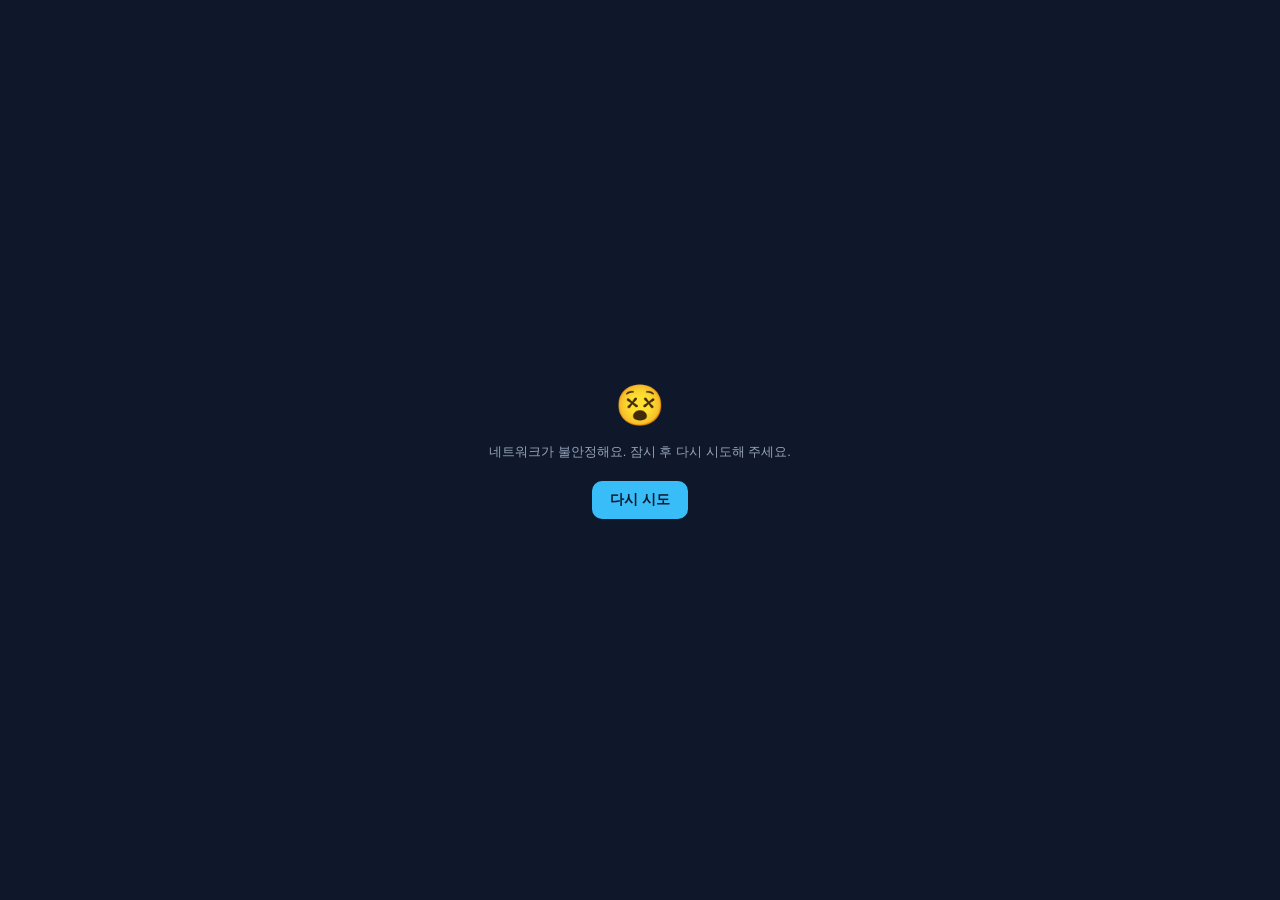
<file: index.html>
<!DOCTYPE html>
<!--
  StudyQuest live loader.
  이 파일을 studyquest 저장소의 index.html 로 넣으면, 페이지를 열 때마다
  bliss 저장소의 최신 studyquest.html 을 직접 불러와 보여줍니다.
  => 코드가 bliss 에 올라가면 별도 동기화/워크플로 없이 바로 반영됩니다.
-->
<html lang="ko">
<head>
<meta charset="utf-8">
<meta name="viewport" content="width=device-width, initial-scale=1, maximum-scale=1, user-scalable=no, viewport-fit=cover">
<title>StudyQuest</title>
<style>
  html,body{margin:0;padding:0;height:100%;background:#0f172a;overflow:hidden}
  #app{position:fixed;inset:0;border:0;width:100%;height:100%;display:block;background:#0f172a}
  #boot{position:fixed;inset:0;display:flex;flex-direction:column;align-items:center;justify-content:center;
        font-family:-apple-system,BlinkMacSystemFont,"Apple SD Gothic Neo","Pretendard",sans-serif;color:#e2e8f0;gap:14px}
  #boot .logo{font-size:40px}
  #boot .spin{width:34px;height:34px;border:4px solid #334155;border-top-color:#38bdf8;border-radius:50%;animation:s .8s linear infinite}
  #boot .msg{font-size:13px;color:#94a3b8}
  #boot button{margin-top:6px;padding:10px 18px;border:0;border-radius:10px;background:#38bdf8;color:#0f172a;font-weight:700;font-size:14px}
  @keyframes s{to{transform:rotate(360deg)}}
</style>
</head>
<body>
<div id="boot"><div class="logo">📚</div><div class="spin"></div><div class="msg">최신 버전 불러오는 중…</div></div>
<iframe id="app" allow="autoplay; clipboard-write; microphone" style="display:none"></iframe>
<script>
(function(){
  // bliss 저장소(개발 브랜치)의 최신 앱을 직접 가져온다.
  var BRANCH = "claude/mobile-pc-project-sync-mok0ie";
  var RAW = "https://dpftlrsuqxqqeouwbfjd.functions.supabase.co/sq-app";                            // 1순위: Supabase 서빙(저장소 비공개와 무관)
  var JSD = "https://raw.githubusercontent.com/jeongwooLee1/bliss/" + BRANCH + "/studyquest.html";  // 2순위: 저장소가 공개일 때만 동작
  var boot = document.getElementById('boot');
  var app  = document.getElementById('app');

  function fail(msg){
    boot.innerHTML =
      '<div class="logo">😵</div>' +
      '<div class="msg">'+(msg||'불러오기에 실패했어요')+'</div>' +
      '<button onclick="location.reload()">다시 시도</button>';
  }
  function setMsg(t){ var m=boot.querySelector('.msg'); if(m)m.textContent=t; }

  function show(html){
    if(!html || html.length < 1000) throw new Error('빈 응답');
    app.srcdoc = html;
    app.onload = function(){ boot.style.display='none'; app.style.display='block'; };
    // srcdoc 가 이미 즉시 렌더되는 브라우저 대비
    setTimeout(function(){ boot.style.display='none'; app.style.display='block'; }, 1500);
  }

  // 타임아웃 있는 fetch — 응답이 없으면 매달리지 않고 실패시킨다(멈춤 방지)
  function fetchT(url, ms){
    var ctrl = ('AbortController' in window) ? new AbortController() : null;
    var to = ctrl ? setTimeout(function(){ ctrl.abort(); }, ms) : null;
    return fetch(url + (url.indexOf('?')<0?'?':'&') + "t=" + Date.now(), { cache:'no-store', signal: ctrl?ctrl.signal:undefined })
      .then(function(r){ if(to) clearTimeout(to); if(!r.ok) throw new Error('HTTP '+r.status); return r.text(); });
  }

  function load(){
    // raw 가 느리거나 rate-limit 이면 8초 후 jsDelivr 로 폴백, 둘 다 실패하면 에러/재시도(절대 멈추지 않음)
    fetchT(RAW, 8000).then(show).catch(function(){
      setMsg('불러오는 중… (예비 서버)');
      fetchT(JSD, 12000).then(show).catch(function(e){
        fail('네트워크가 불안정해요. 잠시 후 다시 시도해 주세요.');
      });
    });
  }
  load();
})();
</script>
</body>
</html>
</file>
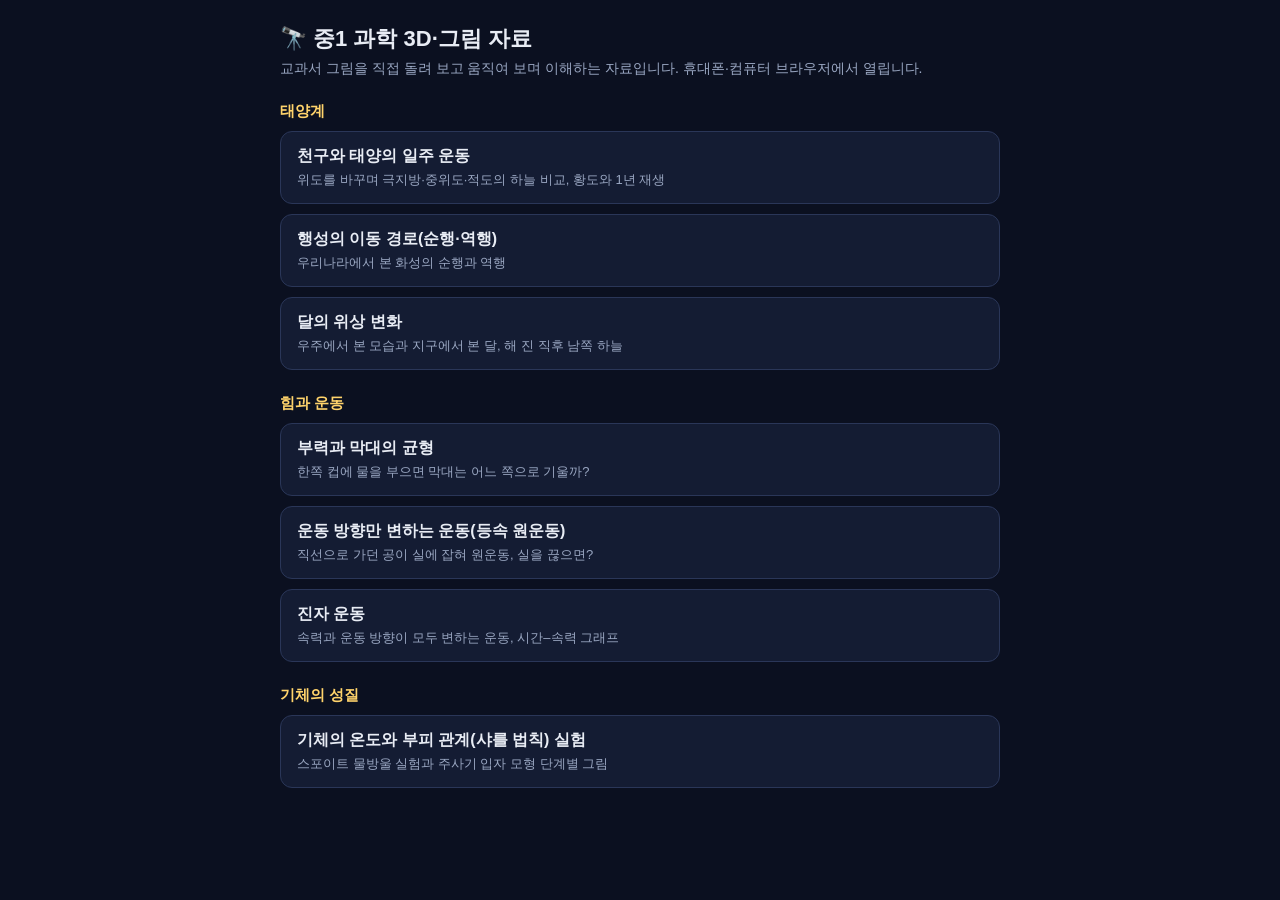
<file: sci/index.html>
<!doctype html>
<html lang="ko"><head><meta charset="utf-8">
<meta name="viewport" content="width=device-width,initial-scale=1,viewport-fit=cover">
<title>중1 과학 3D·그림 자료</title>
<style>
body{margin:0;background:#0b1020;color:#e8ecf4;font-family:-apple-system,BlinkMacSystemFont,"Apple SD Gothic Neo","Noto Sans KR",sans-serif}
main{max-width:720px;margin:0 auto;padding:24px 16px 48px}
h1{font-size:22px;margin:0 0 6px}p.sub{color:#9aa7c2;margin:0 0 20px;font-size:14px}
h2{font-size:15px;color:#ffd36b;margin:24px 0 10px}
a.card{display:block;background:#141c33;border:1px solid #2a3658;border-radius:12px;padding:14px 16px;margin:0 0 10px;color:#e8ecf4;text-decoration:none}
a.card:hover{border-color:#5b7bd5}
a.card b{font-size:16px}a.card span{display:block;color:#9aa7c2;font-size:13px;margin-top:4px}
</style></head><body><main>
<h1>🔭 중1 과학 3D·그림 자료</h1>
<p class="sub">교과서 그림을 직접 돌려 보고 움직여 보며 이해하는 자료입니다. 휴대폰·컴퓨터 브라우저에서 열립니다.</p>
<h2>태양계</h2>
<a class="card" href="celestial.html"><b>천구와 태양의 일주 운동</b><span>위도를 바꾸며 극지방·중위도·적도의 하늘 비교, 황도와 1년 재생</span></a>
<a class="card" href="planets.html"><b>행성의 이동 경로(순행·역행)</b><span>우리나라에서 본 화성의 순행과 역행</span></a>
<a class="card" href="moon.html"><b>달의 위상 변화</b><span>우주에서 본 모습과 지구에서 본 달, 해 진 직후 남쪽 하늘</span></a>
<h2>힘과 운동</h2>
<a class="card" href="buoyancy.html"><b>부력과 막대의 균형</b><span>한쪽 컵에 물을 부으면 막대는 어느 쪽으로 기울까?</span></a>
<a class="card" href="circular.html"><b>운동 방향만 변하는 운동(등속 원운동)</b><span>직선으로 가던 공이 실에 잡혀 원운동, 실을 끊으면?</span></a>
<a class="card" href="pendulum.html"><b>진자 운동</b><span>속력과 운동 방향이 모두 변하는 운동, 시간–속력 그래프</span></a>
<h2>기체의 성질</h2>
<a class="card" href="gas-temp.html"><b>기체의 온도와 부피 관계(샤를 법칙) 실험</b><span>스포이트 물방울 실험과 주사기 입자 모형 단계별 그림</span></a>
</main></body></html>
</file>
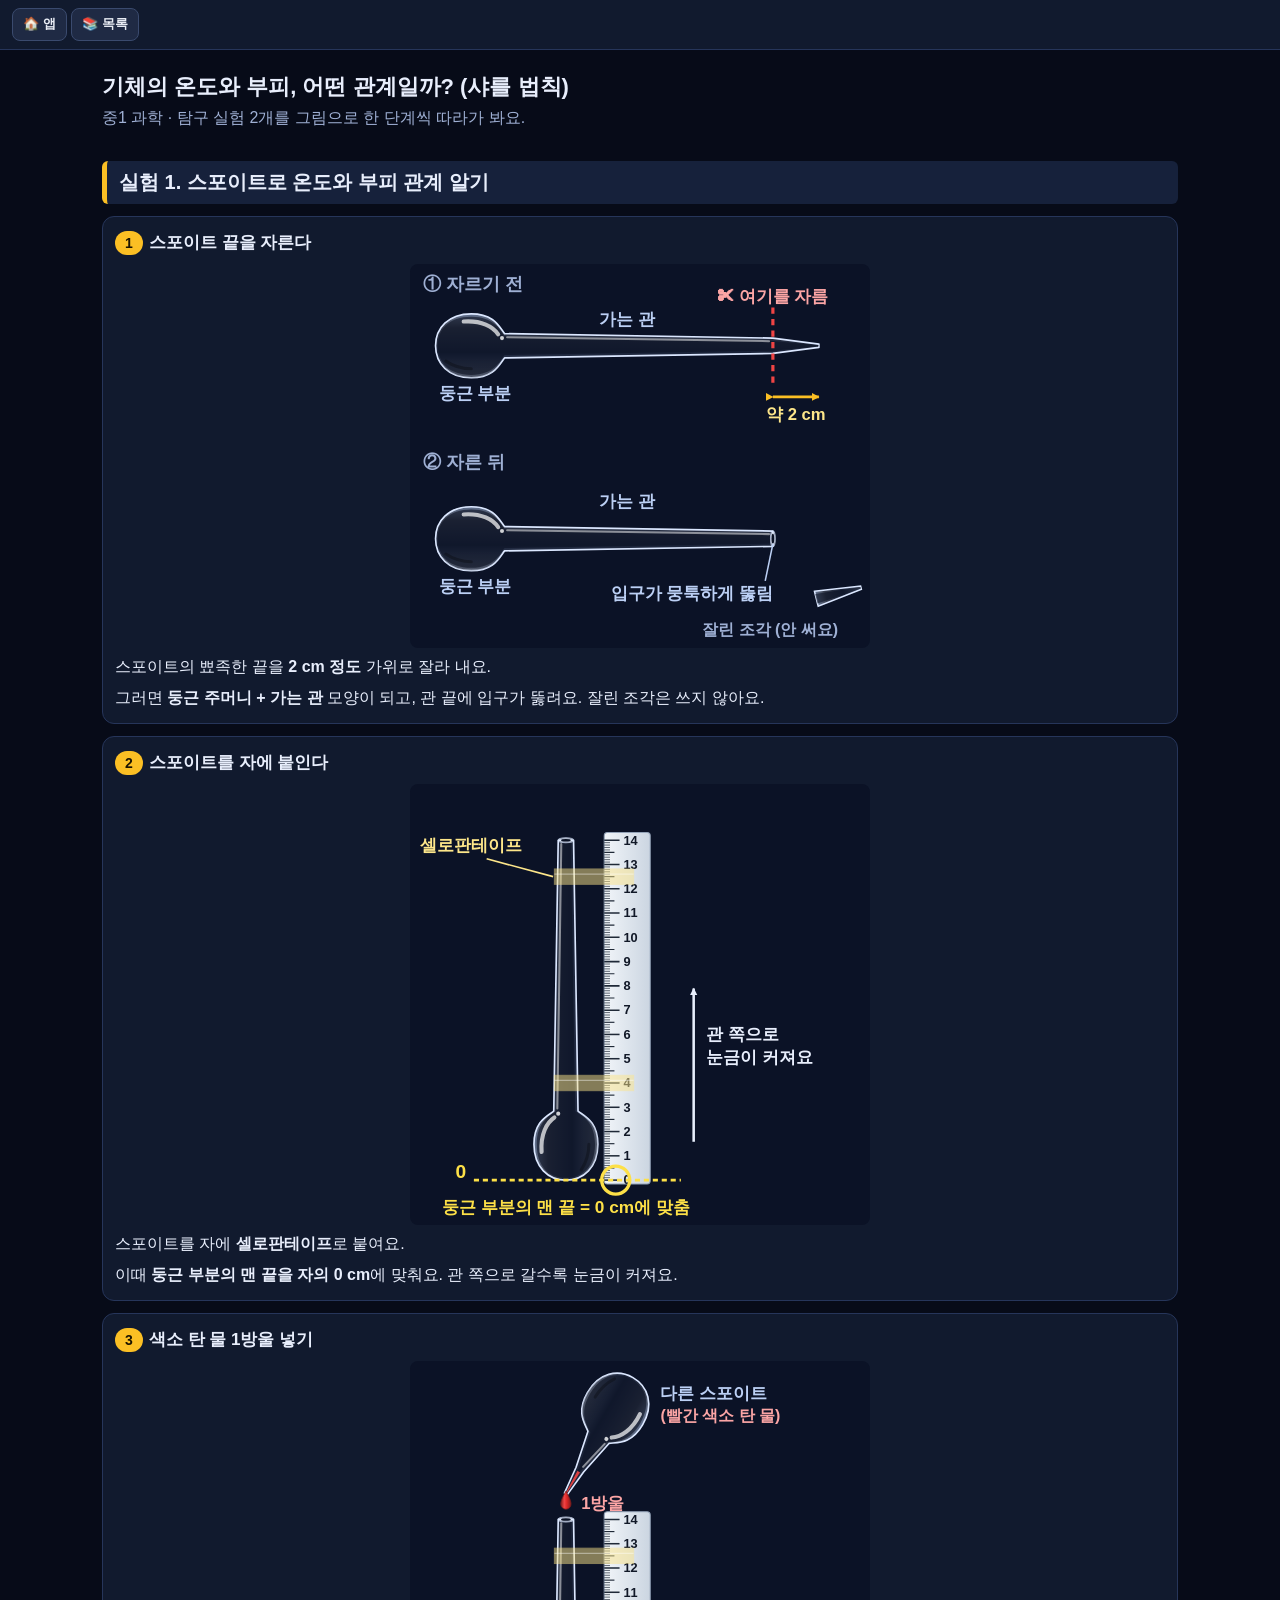
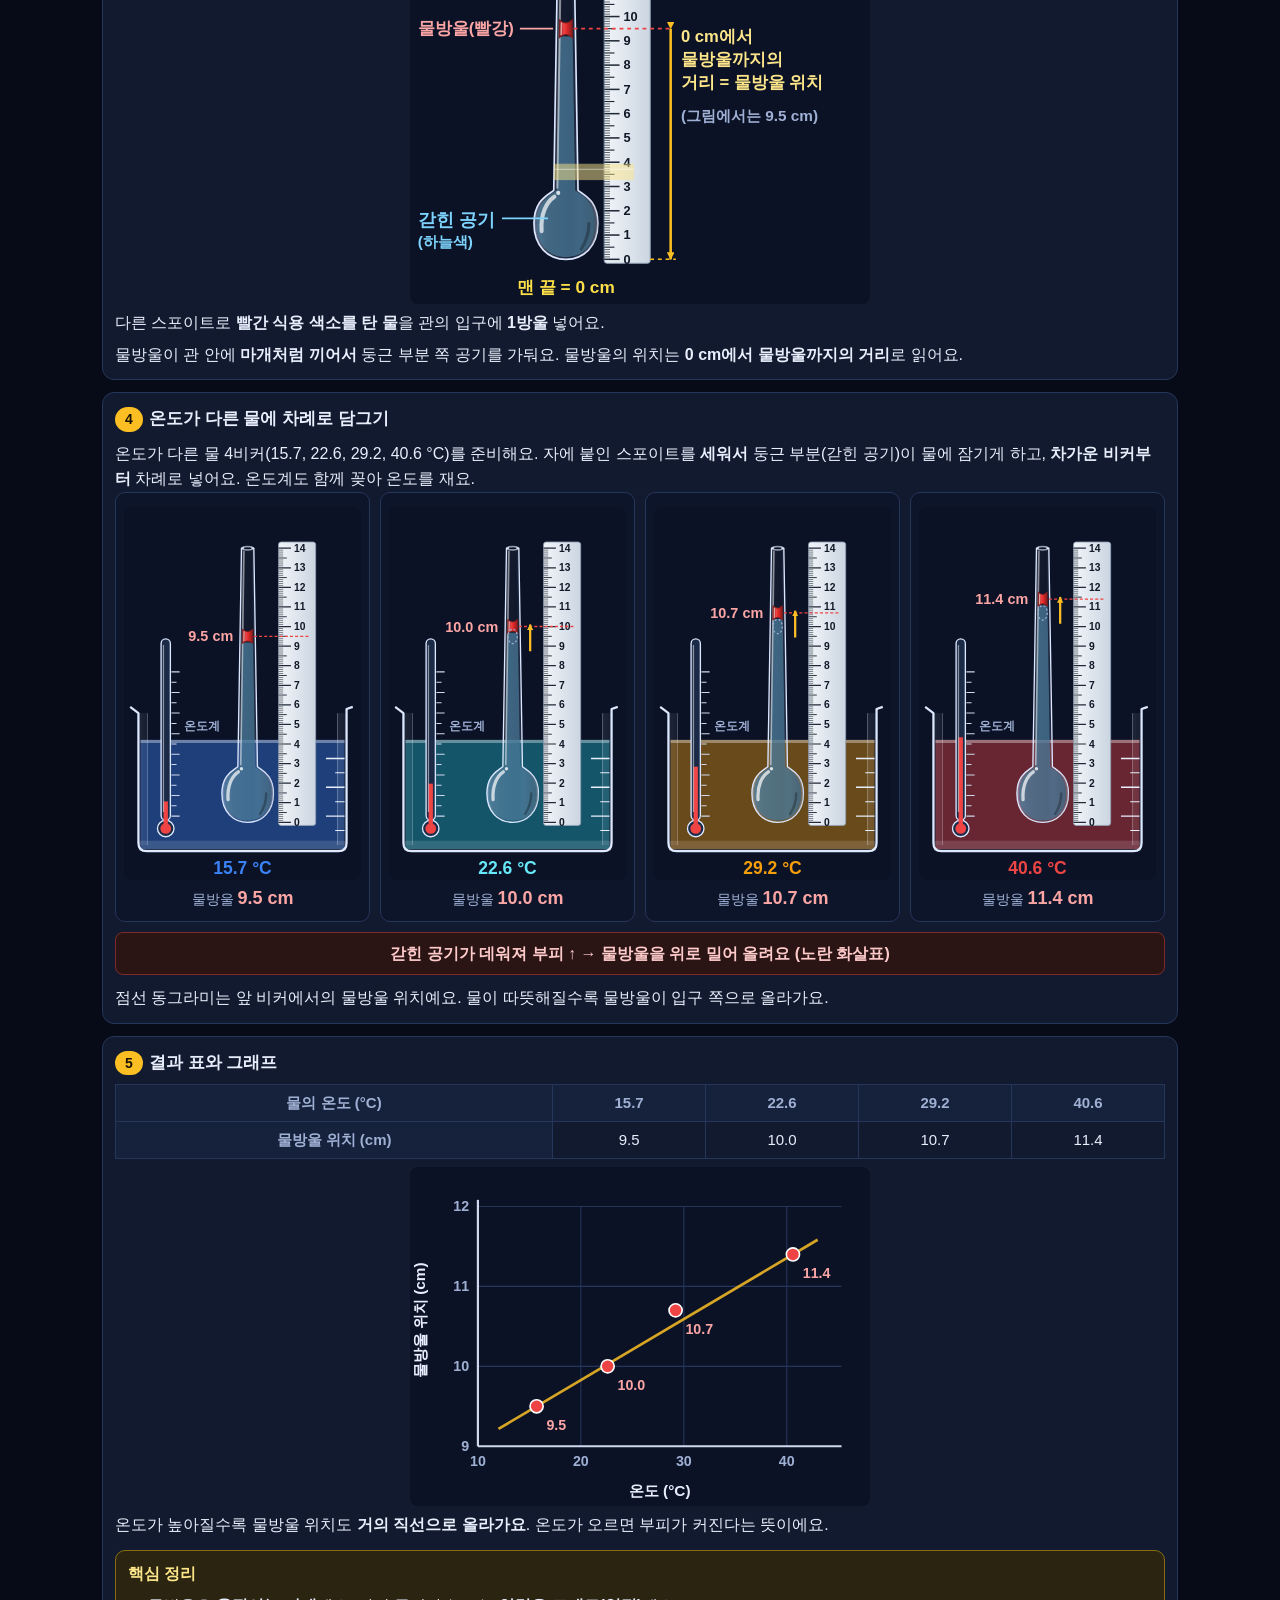
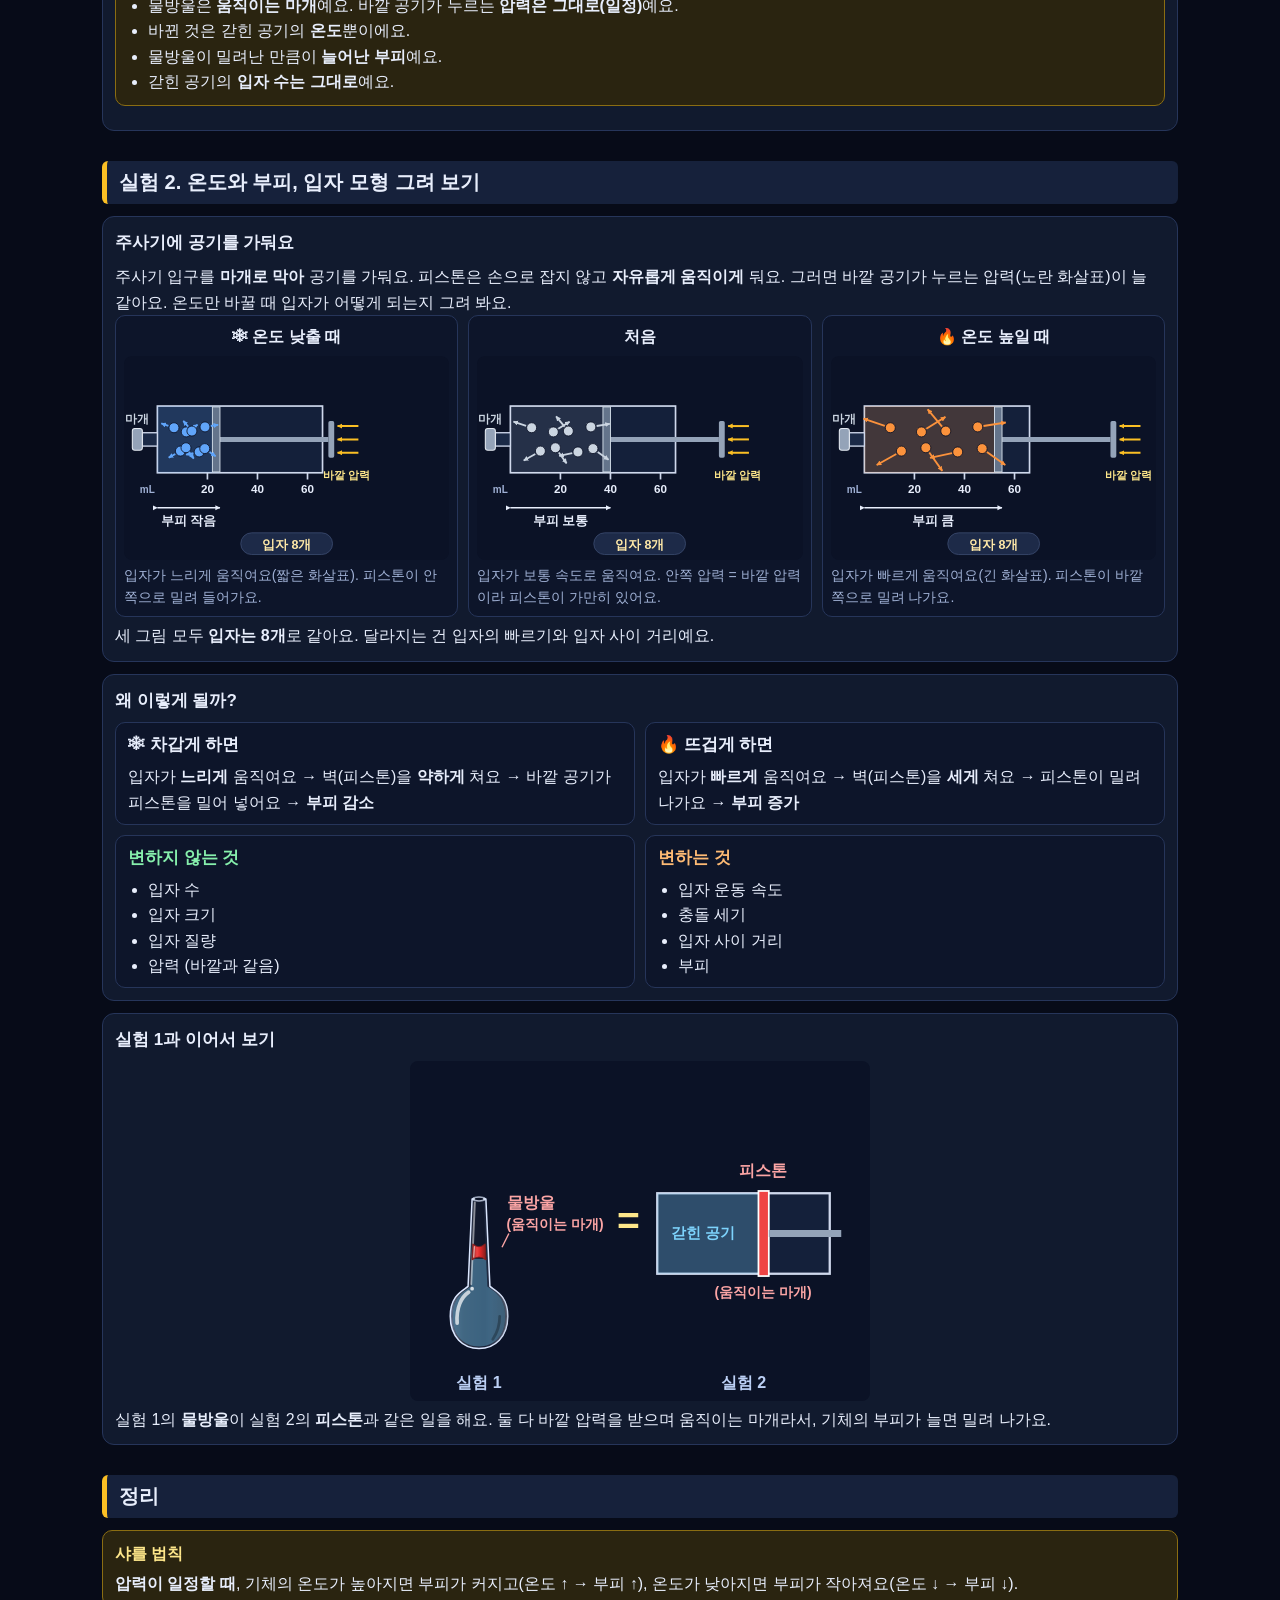
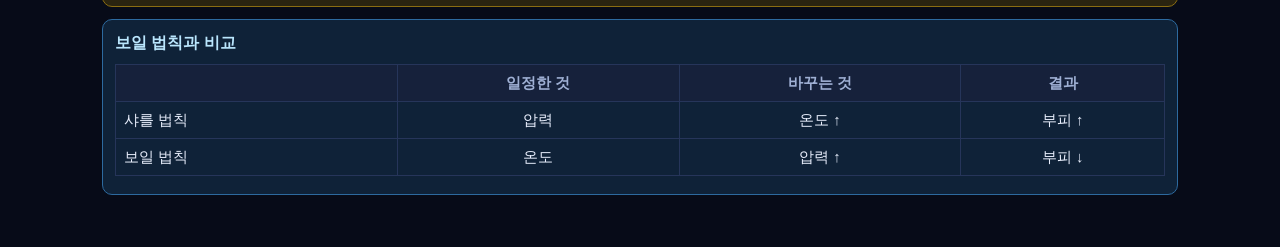
<file: sci/gas-temp.html>
<!doctype html>
<html lang="ko"><head><meta charset="utf-8">
<meta name="viewport" content="width=device-width,initial-scale=1,viewport-fit=cover">
<title>기체의 온도와 부피 관계(샤를 법칙) — 탐구 실험 그림</title>
<style>
:root{--bg:#070b18;--panel:#111a2e;--line:#26355a;--txt:#e8eefc;--dim:#9fb0d4}
*{box-sizing:border-box}
html{background:var(--bg)}
body{margin:0;background:var(--bg);color:var(--txt);font-family:-apple-system,BlinkMacSystemFont,"Apple SD Gothic Neo","Noto Sans KR",sans-serif;line-height:1.6;font-size:16px;-webkit-text-size-adjust:100%}
header{position:sticky;top:0;z-index:5;background:var(--panel);border-bottom:1px solid var(--line);padding:max(8px,env(safe-area-inset-top)) 12px 8px}
.appbtn{display:inline-flex;align-items:center;padding:5px 10px;border-radius:8px;background:#1f2a44;border:1px solid #3a4a6e;color:#e8ecf4;text-decoration:none;font-size:13px;font-weight:700;white-space:nowrap}
main{max-width:1100px;margin:0 auto;padding:12px 12px 40px}
h1{font-size:22px;margin:10px 0 4px;line-height:1.35}
h2{font-size:20px;margin:30px 0 6px;padding:8px 12px;background:#16213b;border-left:5px solid #fbbf24;border-radius:6px;line-height:1.35}
h3{font-size:17px;margin:0 0 8px}
h4{margin:0 0 6px;font-size:16px;text-align:center}
.lead{color:var(--dim);margin:0 0 8px}
.card{background:var(--panel);border:1px solid var(--line);border-radius:12px;padding:12px;margin:12px 0}
.card .no{display:inline-block;background:#fbbf24;color:#1a1300;font-weight:800;border-radius:999px;padding:1px 10px;margin-right:6px;font-size:14px}
.card p{margin:6px 0 0}
.card ul{margin:6px 0 0;padding-left:20px}
.fig{display:block;width:100%;height:auto;margin:6px auto 4px;background:#0b1226;border-radius:8px}
.single .fig{max-width:460px}
.card.wide .single{display:flex;gap:16px;align-items:center;flex-wrap:wrap}
.scenes{display:grid;grid-template-columns:repeat(auto-fit,minmax(200px,1fr));gap:10px}
.scenes2{grid-template-columns:repeat(auto-fit,minmax(310px,1fr))}
figure{margin:0;background:#0d152a;border:1px solid var(--line);border-radius:10px;padding:8px}
figcaption{text-align:center;font-size:14px;color:var(--dim)}
figcaption b{color:#fca5a5;font-size:18px}
.scenes2 figcaption{text-align:left;font-size:14px}
.key{background:#2a2410;border:1px solid #8a6d12;border-radius:10px;padding:10px 12px;margin:12px 0}
.key b.t{color:#fde68a}
.blue{background:#0f2238;border-color:#2d6a9f}
.banner{margin:10px 0;padding:8px 12px;border-radius:8px;background:#2a1414;border:1px solid #7f2a2a;color:#fecaca;font-weight:700;text-align:center}
table{border-collapse:collapse;width:100%;margin:8px 0;font-size:15px}
th,td{border:1px solid var(--line);padding:6px 8px;text-align:center}
th{background:#16213b;color:var(--dim)}
td.l,th.l{text-align:left}
.two{display:grid;grid-template-columns:repeat(auto-fit,minmax(250px,1fr));gap:10px}
.two>div{background:#0d152a;border:1px solid var(--line);border-radius:10px;padding:8px 12px}
.two h3{margin-bottom:2px}
.ok{color:#86efac}.chg{color:#fdba74}
@media(max-width:480px){h1{font-size:19px}h2{font-size:17px}body{font-size:15.5px}main{padding:8px 8px 32px}.card{padding:10px}}
</style></head><body>
<header><a class="appbtn" href="/" target="_top">🏠 앱</a> <a class="appbtn" href="index.html">📚 목록</a></header>
<main>
<h1>기체의 온도와 부피, 어떤 관계일까? (샤를 법칙)</h1>
<p class="lead">중1 과학 · 탐구 실험 2개를 그림으로 한 단계씩 따라가 봐요.</p>

<h2>실험 1. 스포이트로 온도와 부피 관계 알기</h2>
<section class="card"><h3><span class="no">1</span>스포이트 끝을 자른다</h3><div class="single"><svg class="fig" viewBox="0 0 360 300" xmlns="http://www.w3.org/2000/svg" role="img"><defs><marker id="aY" markerWidth="7" markerHeight="7" refX="5.5" refY="3" orient="auto" markerUnits="userSpaceOnUse"><path d="M0,0 L6,3 L0,6 z" fill="#fbbf24"/></marker><marker id="aR" markerWidth="7" markerHeight="7" refX="5.5" refY="3" orient="auto" markerUnits="userSpaceOnUse"><path d="M0,0 L6,3 L0,6 z" fill="#ef4444"/></marker><marker id="aB" markerWidth="7" markerHeight="7" refX="5.5" refY="3" orient="auto" markerUnits="userSpaceOnUse"><path d="M0,0 L6,3 L0,6 z" fill="#60a5fa"/></marker><marker id="aG" markerWidth="7" markerHeight="7" refX="5.5" refY="3" orient="auto" markerUnits="userSpaceOnUse"><path d="M0,0 L6,3 L0,6 z" fill="#cbd5e1"/></marker><marker id="aO" markerWidth="7" markerHeight="7" refX="5.5" refY="3" orient="auto" markerUnits="userSpaceOnUse"><path d="M0,0 L6,3 L0,6 z" fill="#fb923c"/></marker><marker id="aW" markerWidth="7" markerHeight="7" refX="5.5" refY="3" orient="auto" markerUnits="userSpaceOnUse"><path d="M0,0 L6,3 L0,6 z" fill="#e8eefc"/></marker><linearGradient id="gGlass" x1="0" x2="1" y1="0" y2="0"><stop offset="0" stop-color="#b9d3ff" stop-opacity=".5"/><stop offset=".22" stop-color="#fff" stop-opacity=".16"/><stop offset=".6" stop-color="#b9d3ff" stop-opacity=".08"/><stop offset="1" stop-color="#dbe7ff" stop-opacity=".42"/></linearGradient><linearGradient id="gShade" x1="0" x2="1" y1="0" y2="0"><stop offset="0" stop-color="#fff" stop-opacity="0"/><stop offset=".7" stop-color="#000" stop-opacity="0"/><stop offset="1" stop-color="#000" stop-opacity=".22"/></linearGradient><linearGradient id="gRed" x1="0" x2="1" y1="0" y2="0"><stop offset="0" stop-color="#7f1d1d"/><stop offset=".35" stop-color="#ef4444"/><stop offset=".6" stop-color="#dc2626"/><stop offset="1" stop-color="#7f1d1d"/></linearGradient><linearGradient id="gRuler" x1="0" x2="1" y1="0" y2="0"><stop offset="0" stop-color="#f1f5f9"/><stop offset="1" stop-color="#cbd5e1"/></linearGradient><linearGradient id="gBk" x1="0" x2="1" y1="0" y2="0"><stop offset="0" stop-color="#e0ecff" stop-opacity=".55"/><stop offset=".1" stop-color="#fff" stop-opacity=".08"/><stop offset=".9" stop-color="#fff" stop-opacity=".05"/><stop offset="1" stop-color="#e0ecff" stop-opacity=".5"/></linearGradient></defs><text x="10" y="20" font-size="14" fill="#9fb0d4" text-anchor="start" font-weight="700" >① 자르기 전</text><g transform="translate(20,64) rotate(90)"><clipPath id="cv1"><path d="M-0.35,-300 L0.35,-300 L3.8,-264 L7.3,-54 C12.3,-50 22.8,-46 22.8,-28 C22.8,-10 12.540000000000001,-1.7600000000000002 0,-1.7600000000000002 C-12.540000000000001,-1.7600000000000002 -22.8,-10 -22.8,-28 C-22.8,-46 -12.3,-50 -7.3,-54 L-3.8,-264 Z"/></clipPath><path d="M-1.3,-300 L1.3,-300 L6,-264 L9.5,-54 C14.5,-50 25,-46 25,-28 C25,-10 13.750000000000002,0.0 0,0.0 C-13.750000000000002,0.0 -25,-10 -25,-28 C-25,-46 -14.5,-50 -9.5,-54 L-6,-264 Z" fill="url(#gGlass)" stroke="#dbe7ff" stroke-width="1.3" stroke-linejoin="round"/><path d="M-0.35,-300 L0.35,-300 L3.8,-264 L7.3,-54 C12.3,-50 22.8,-46 22.8,-28 C22.8,-10 12.540000000000001,-1.7600000000000002 0,-1.7600000000000002 C-12.540000000000001,-1.7600000000000002 -22.8,-10 -22.8,-28 C-22.8,-46 -12.3,-50 -7.3,-54 L-3.8,-264 Z" fill="#0a1124" opacity=".6"/><path d="M-1.3,-300 L1.3,-300 L6,-264 L9.5,-54 C14.5,-50 25,-46 25,-28 C25,-10 13.750000000000002,0.0 0,0.0 C-13.750000000000002,0.0 -25,-10 -25,-28 C-25,-46 -14.5,-50 -9.5,-54 L-6,-264 Z" fill="url(#gShade)" opacity=".9" style="mix-blend-mode:normal"/><line x1="-6.7" y1="-56" x2="-3.6" y2="-261" stroke="#fff" stroke-opacity=".5" stroke-width="1.6" stroke-linecap="round"/><path d="M-19,-22 C-20,-36 -15,-45 -9,-49" fill="none" stroke="#fff" stroke-opacity=".7" stroke-width="3.2" stroke-linecap="round"/><circle cx="-6" cy="-52" r="1.6" fill="#fff" opacity=".8"/><path d="M12,-8 C16,-14 18,-22 18,-28" fill="none" stroke="#000" stroke-opacity=".28" stroke-width="2.4" stroke-linecap="round"/></g><line x1="284" y1="34" x2="284" y2="96" stroke="#ef4444" stroke-width="2.5" stroke-dasharray="5 4"/><text x="284" y="30" font-size="13" fill="#fca5a5" text-anchor="middle" font-weight="700" >✂ 여기를 자름</text><line x1="284" y1="104" x2="320" y2="104" stroke="#fbbf24" stroke-width="2" marker-start="url(#aY)" marker-end="url(#aY)"/><text x="302.0" y="122" font-size="13" fill="#fde68a" text-anchor="middle" font-weight="700" >약 2 cm</text><text x="51" y="106" font-size="13" fill="#bcd0f5" text-anchor="middle" font-weight="700" >둥근 부분</text><text x="170" y="48" font-size="13" fill="#bcd0f5" text-anchor="middle" font-weight="700" >가는 관</text><text x="10" y="160" font-size="14" fill="#9fb0d4" text-anchor="start" font-weight="700" >② 자른 뒤</text><g transform="translate(20,215) rotate(90)"><clipPath id="cv2"><path d="M-3.8,-264 L3.8,-264 L7.3,-54 C12.3,-50 22.8,-46 22.8,-28 C22.8,-10 12.540000000000001,-1.7600000000000002 0,-1.7600000000000002 C-12.540000000000001,-1.7600000000000002 -22.8,-10 -22.8,-28 C-22.8,-46 -12.3,-50 -7.3,-54 Z"/></clipPath><path d="M-6,-264 L6,-264 L9.5,-54 C14.5,-50 25,-46 25,-28 C25,-10 13.750000000000002,0.0 0,0.0 C-13.750000000000002,0.0 -25,-10 -25,-28 C-25,-46 -14.5,-50 -9.5,-54 Z" fill="url(#gGlass)" stroke="#dbe7ff" stroke-width="1.3" stroke-linejoin="round"/><path d="M-3.8,-264 L3.8,-264 L7.3,-54 C12.3,-50 22.8,-46 22.8,-28 C22.8,-10 12.540000000000001,-1.7600000000000002 0,-1.7600000000000002 C-12.540000000000001,-1.7600000000000002 -22.8,-10 -22.8,-28 C-22.8,-46 -12.3,-50 -7.3,-54 Z" fill="#0a1124" opacity=".6"/><path d="M-6,-264 L6,-264 L9.5,-54 C14.5,-50 25,-46 25,-28 C25,-10 13.750000000000002,0.0 0,0.0 C-13.750000000000002,0.0 -25,-10 -25,-28 C-25,-46 -14.5,-50 -9.5,-54 Z" fill="url(#gShade)" opacity=".9" style="mix-blend-mode:normal"/><line x1="-6.7" y1="-56" x2="-3.6" y2="-261" stroke="#fff" stroke-opacity=".5" stroke-width="1.6" stroke-linecap="round"/><path d="M-19,-22 C-20,-36 -15,-45 -9,-49" fill="none" stroke="#fff" stroke-opacity=".7" stroke-width="3.2" stroke-linecap="round"/><circle cx="-6" cy="-52" r="1.6" fill="#fff" opacity=".8"/><path d="M12,-8 C16,-14 18,-22 18,-28" fill="none" stroke="#000" stroke-opacity=".28" stroke-width="2.4" stroke-linecap="round"/><ellipse cx="0" cy="-264" rx="6" ry="1.9" fill="#e6efff" opacity=".75" stroke="#dbe7ff" stroke-width=".8"/><ellipse cx="0" cy="-264" rx="3.8" ry="1" fill="#0a1124"/></g><text x="51" y="257" font-size="13" fill="#bcd0f5" text-anchor="middle" font-weight="700" >둥근 부분</text><text x="170" y="190" font-size="13" fill="#bcd0f5" text-anchor="middle" font-weight="700" >가는 관</text><text x="284" y="262" font-size="13" fill="#bcd0f5" text-anchor="end" font-weight="700" >입구가 뭉툭하게 뚫림</text><line x1="278" y1="248" x2="284" y2="219" stroke="#bcd0f5" stroke-width="1.2"/><g transform="translate(318,262) rotate(-14)"><path d="M0,-6 L36,-1.3 L36,1.3 L0,6 Z" fill="url(#gGlass)" stroke="#dbe7ff" stroke-width="1.2"/><path d="M0,-3.8 L36,-.6 L36,.6 L0,3.8 Z" fill="#0a1124" opacity=".6"/></g><text x="335" y="290" font-size="12.5" fill="#9fb0d4" text-anchor="end" font-weight="700" >잘린 조각 (안 써요)</text></svg></div><p>스포이트의 뾰족한 끝을 <b>2 cm 정도</b> 가위로 잘라 내요.</p><p>그러면 <b>둥근 주머니 + 가는 관</b> 모양이 되고, 관 끝에 입구가 뚫려요. 잘린 조각은 쓰지 않아요.</p></section>
<section class="card"><h3><span class="no">2</span>스포이트를 자에 붙인다</h3><div class="single"><svg class="fig" viewBox="0 80 360 345" xmlns="http://www.w3.org/2000/svg" role="img"><defs><marker id="aY" markerWidth="7" markerHeight="7" refX="5.5" refY="3" orient="auto" markerUnits="userSpaceOnUse"><path d="M0,0 L6,3 L0,6 z" fill="#fbbf24"/></marker><marker id="aR" markerWidth="7" markerHeight="7" refX="5.5" refY="3" orient="auto" markerUnits="userSpaceOnUse"><path d="M0,0 L6,3 L0,6 z" fill="#ef4444"/></marker><marker id="aB" markerWidth="7" markerHeight="7" refX="5.5" refY="3" orient="auto" markerUnits="userSpaceOnUse"><path d="M0,0 L6,3 L0,6 z" fill="#60a5fa"/></marker><marker id="aG" markerWidth="7" markerHeight="7" refX="5.5" refY="3" orient="auto" markerUnits="userSpaceOnUse"><path d="M0,0 L6,3 L0,6 z" fill="#cbd5e1"/></marker><marker id="aO" markerWidth="7" markerHeight="7" refX="5.5" refY="3" orient="auto" markerUnits="userSpaceOnUse"><path d="M0,0 L6,3 L0,6 z" fill="#fb923c"/></marker><marker id="aW" markerWidth="7" markerHeight="7" refX="5.5" refY="3" orient="auto" markerUnits="userSpaceOnUse"><path d="M0,0 L6,3 L0,6 z" fill="#e8eefc"/></marker><linearGradient id="gGlass" x1="0" x2="1" y1="0" y2="0"><stop offset="0" stop-color="#b9d3ff" stop-opacity=".5"/><stop offset=".22" stop-color="#fff" stop-opacity=".16"/><stop offset=".6" stop-color="#b9d3ff" stop-opacity=".08"/><stop offset="1" stop-color="#dbe7ff" stop-opacity=".42"/></linearGradient><linearGradient id="gShade" x1="0" x2="1" y1="0" y2="0"><stop offset="0" stop-color="#fff" stop-opacity="0"/><stop offset=".7" stop-color="#000" stop-opacity="0"/><stop offset="1" stop-color="#000" stop-opacity=".22"/></linearGradient><linearGradient id="gRed" x1="0" x2="1" y1="0" y2="0"><stop offset="0" stop-color="#7f1d1d"/><stop offset=".35" stop-color="#ef4444"/><stop offset=".6" stop-color="#dc2626"/><stop offset="1" stop-color="#7f1d1d"/></linearGradient><linearGradient id="gRuler" x1="0" x2="1" y1="0" y2="0"><stop offset="0" stop-color="#f1f5f9"/><stop offset="1" stop-color="#cbd5e1"/></linearGradient><linearGradient id="gBk" x1="0" x2="1" y1="0" y2="0"><stop offset="0" stop-color="#e0ecff" stop-opacity=".55"/><stop offset=".1" stop-color="#fff" stop-opacity=".08"/><stop offset=".9" stop-color="#fff" stop-opacity=".05"/><stop offset="1" stop-color="#e0ecff" stop-opacity=".5"/></linearGradient></defs><rect x="152" y="118" width="36" height="275" rx="2.5" fill="url(#gRuler)" stroke="#94a3b8" stroke-width=".8"/><line x1="152" y1="390.00" x2="164" y2="390.00" stroke="#1f2937" stroke-width="1.2"/><text x="167" y="393.40" font-size="10" fill="#111827" font-weight="800">0</text><line x1="152" y1="388.10" x2="156.5" y2="388.10" stroke="#1f2937" stroke-width="0.55"/><line x1="152" y1="386.20" x2="156.5" y2="386.20" stroke="#1f2937" stroke-width="0.55"/><line x1="152" y1="384.30" x2="156.5" y2="384.30" stroke="#1f2937" stroke-width="0.55"/><line x1="152" y1="382.40" x2="156.5" y2="382.40" stroke="#1f2937" stroke-width="0.55"/><line x1="152" y1="380.50" x2="160" y2="380.50" stroke="#1f2937" stroke-width="0.9"/><line x1="152" y1="378.60" x2="156.5" y2="378.60" stroke="#1f2937" stroke-width="0.55"/><line x1="152" y1="376.70" x2="156.5" y2="376.70" stroke="#1f2937" stroke-width="0.55"/><line x1="152" y1="374.80" x2="156.5" y2="374.80" stroke="#1f2937" stroke-width="0.55"/><line x1="152" y1="372.90" x2="156.5" y2="372.90" stroke="#1f2937" stroke-width="0.55"/><line x1="152" y1="371.00" x2="164" y2="371.00" stroke="#1f2937" stroke-width="1.2"/><text x="167" y="374.40" font-size="10" fill="#111827" font-weight="800">1</text><line x1="152" y1="369.10" x2="156.5" y2="369.10" stroke="#1f2937" stroke-width="0.55"/><line x1="152" y1="367.20" x2="156.5" y2="367.20" stroke="#1f2937" stroke-width="0.55"/><line x1="152" y1="365.30" x2="156.5" y2="365.30" stroke="#1f2937" stroke-width="0.55"/><line x1="152" y1="363.40" x2="156.5" y2="363.40" stroke="#1f2937" stroke-width="0.55"/><line x1="152" y1="361.50" x2="160" y2="361.50" stroke="#1f2937" stroke-width="0.9"/><line x1="152" y1="359.60" x2="156.5" y2="359.60" stroke="#1f2937" stroke-width="0.55"/><line x1="152" y1="357.70" x2="156.5" y2="357.70" stroke="#1f2937" stroke-width="0.55"/><line x1="152" y1="355.80" x2="156.5" y2="355.80" stroke="#1f2937" stroke-width="0.55"/><line x1="152" y1="353.90" x2="156.5" y2="353.90" stroke="#1f2937" stroke-width="0.55"/><line x1="152" y1="352.00" x2="164" y2="352.00" stroke="#1f2937" stroke-width="1.2"/><text x="167" y="355.40" font-size="10" fill="#111827" font-weight="800">2</text><line x1="152" y1="350.10" x2="156.5" y2="350.10" stroke="#1f2937" stroke-width="0.55"/><line x1="152" y1="348.20" x2="156.5" y2="348.20" stroke="#1f2937" stroke-width="0.55"/><line x1="152" y1="346.30" x2="156.5" y2="346.30" stroke="#1f2937" stroke-width="0.55"/><line x1="152" y1="344.40" x2="156.5" y2="344.40" stroke="#1f2937" stroke-width="0.55"/><line x1="152" y1="342.50" x2="160" y2="342.50" stroke="#1f2937" stroke-width="0.9"/><line x1="152" y1="340.60" x2="156.5" y2="340.60" stroke="#1f2937" stroke-width="0.55"/><line x1="152" y1="338.70" x2="156.5" y2="338.70" stroke="#1f2937" stroke-width="0.55"/><line x1="152" y1="336.80" x2="156.5" y2="336.80" stroke="#1f2937" stroke-width="0.55"/><line x1="152" y1="334.90" x2="156.5" y2="334.90" stroke="#1f2937" stroke-width="0.55"/><line x1="152" y1="333.00" x2="164" y2="333.00" stroke="#1f2937" stroke-width="1.2"/><text x="167" y="336.40" font-size="10" fill="#111827" font-weight="800">3</text><line x1="152" y1="331.10" x2="156.5" y2="331.10" stroke="#1f2937" stroke-width="0.55"/><line x1="152" y1="329.20" x2="156.5" y2="329.20" stroke="#1f2937" stroke-width="0.55"/><line x1="152" y1="327.30" x2="156.5" y2="327.30" stroke="#1f2937" stroke-width="0.55"/><line x1="152" y1="325.40" x2="156.5" y2="325.40" stroke="#1f2937" stroke-width="0.55"/><line x1="152" y1="323.50" x2="160" y2="323.50" stroke="#1f2937" stroke-width="0.9"/><line x1="152" y1="321.60" x2="156.5" y2="321.60" stroke="#1f2937" stroke-width="0.55"/><line x1="152" y1="319.70" x2="156.5" y2="319.70" stroke="#1f2937" stroke-width="0.55"/><line x1="152" y1="317.80" x2="156.5" y2="317.80" stroke="#1f2937" stroke-width="0.55"/><line x1="152" y1="315.90" x2="156.5" y2="315.90" stroke="#1f2937" stroke-width="0.55"/><line x1="152" y1="314.00" x2="164" y2="314.00" stroke="#1f2937" stroke-width="1.2"/><text x="167" y="317.40" font-size="10" fill="#111827" font-weight="800">4</text><line x1="152" y1="312.10" x2="156.5" y2="312.10" stroke="#1f2937" stroke-width="0.55"/><line x1="152" y1="310.20" x2="156.5" y2="310.20" stroke="#1f2937" stroke-width="0.55"/><line x1="152" y1="308.30" x2="156.5" y2="308.30" stroke="#1f2937" stroke-width="0.55"/><line x1="152" y1="306.40" x2="156.5" y2="306.40" stroke="#1f2937" stroke-width="0.55"/><line x1="152" y1="304.50" x2="160" y2="304.50" stroke="#1f2937" stroke-width="0.9"/><line x1="152" y1="302.60" x2="156.5" y2="302.60" stroke="#1f2937" stroke-width="0.55"/><line x1="152" y1="300.70" x2="156.5" y2="300.70" stroke="#1f2937" stroke-width="0.55"/><line x1="152" y1="298.80" x2="156.5" y2="298.80" stroke="#1f2937" stroke-width="0.55"/><line x1="152" y1="296.90" x2="156.5" y2="296.90" stroke="#1f2937" stroke-width="0.55"/><line x1="152" y1="295.00" x2="164" y2="295.00" stroke="#1f2937" stroke-width="1.2"/><text x="167" y="298.40" font-size="10" fill="#111827" font-weight="800">5</text><line x1="152" y1="293.10" x2="156.5" y2="293.10" stroke="#1f2937" stroke-width="0.55"/><line x1="152" y1="291.20" x2="156.5" y2="291.20" stroke="#1f2937" stroke-width="0.55"/><line x1="152" y1="289.30" x2="156.5" y2="289.30" stroke="#1f2937" stroke-width="0.55"/><line x1="152" y1="287.40" x2="156.5" y2="287.40" stroke="#1f2937" stroke-width="0.55"/><line x1="152" y1="285.50" x2="160" y2="285.50" stroke="#1f2937" stroke-width="0.9"/><line x1="152" y1="283.60" x2="156.5" y2="283.60" stroke="#1f2937" stroke-width="0.55"/><line x1="152" y1="281.70" x2="156.5" y2="281.70" stroke="#1f2937" stroke-width="0.55"/><line x1="152" y1="279.80" x2="156.5" y2="279.80" stroke="#1f2937" stroke-width="0.55"/><line x1="152" y1="277.90" x2="156.5" y2="277.90" stroke="#1f2937" stroke-width="0.55"/><line x1="152" y1="276.00" x2="164" y2="276.00" stroke="#1f2937" stroke-width="1.2"/><text x="167" y="279.40" font-size="10" fill="#111827" font-weight="800">6</text><line x1="152" y1="274.10" x2="156.5" y2="274.10" stroke="#1f2937" stroke-width="0.55"/><line x1="152" y1="272.20" x2="156.5" y2="272.20" stroke="#1f2937" stroke-width="0.55"/><line x1="152" y1="270.30" x2="156.5" y2="270.30" stroke="#1f2937" stroke-width="0.55"/><line x1="152" y1="268.40" x2="156.5" y2="268.40" stroke="#1f2937" stroke-width="0.55"/><line x1="152" y1="266.50" x2="160" y2="266.50" stroke="#1f2937" stroke-width="0.9"/><line x1="152" y1="264.60" x2="156.5" y2="264.60" stroke="#1f2937" stroke-width="0.55"/><line x1="152" y1="262.70" x2="156.5" y2="262.70" stroke="#1f2937" stroke-width="0.55"/><line x1="152" y1="260.80" x2="156.5" y2="260.80" stroke="#1f2937" stroke-width="0.55"/><line x1="152" y1="258.90" x2="156.5" y2="258.90" stroke="#1f2937" stroke-width="0.55"/><line x1="152" y1="257.00" x2="164" y2="257.00" stroke="#1f2937" stroke-width="1.2"/><text x="167" y="260.40" font-size="10" fill="#111827" font-weight="800">7</text><line x1="152" y1="255.10" x2="156.5" y2="255.10" stroke="#1f2937" stroke-width="0.55"/><line x1="152" y1="253.20" x2="156.5" y2="253.20" stroke="#1f2937" stroke-width="0.55"/><line x1="152" y1="251.30" x2="156.5" y2="251.30" stroke="#1f2937" stroke-width="0.55"/><line x1="152" y1="249.40" x2="156.5" y2="249.40" stroke="#1f2937" stroke-width="0.55"/><line x1="152" y1="247.50" x2="160" y2="247.50" stroke="#1f2937" stroke-width="0.9"/><line x1="152" y1="245.60" x2="156.5" y2="245.60" stroke="#1f2937" stroke-width="0.55"/><line x1="152" y1="243.70" x2="156.5" y2="243.70" stroke="#1f2937" stroke-width="0.55"/><line x1="152" y1="241.80" x2="156.5" y2="241.80" stroke="#1f2937" stroke-width="0.55"/><line x1="152" y1="239.90" x2="156.5" y2="239.90" stroke="#1f2937" stroke-width="0.55"/><line x1="152" y1="238.00" x2="164" y2="238.00" stroke="#1f2937" stroke-width="1.2"/><text x="167" y="241.40" font-size="10" fill="#111827" font-weight="800">8</text><line x1="152" y1="236.10" x2="156.5" y2="236.10" stroke="#1f2937" stroke-width="0.55"/><line x1="152" y1="234.20" x2="156.5" y2="234.20" stroke="#1f2937" stroke-width="0.55"/><line x1="152" y1="232.30" x2="156.5" y2="232.30" stroke="#1f2937" stroke-width="0.55"/><line x1="152" y1="230.40" x2="156.5" y2="230.40" stroke="#1f2937" stroke-width="0.55"/><line x1="152" y1="228.50" x2="160" y2="228.50" stroke="#1f2937" stroke-width="0.9"/><line x1="152" y1="226.60" x2="156.5" y2="226.60" stroke="#1f2937" stroke-width="0.55"/><line x1="152" y1="224.70" x2="156.5" y2="224.70" stroke="#1f2937" stroke-width="0.55"/><line x1="152" y1="222.80" x2="156.5" y2="222.80" stroke="#1f2937" stroke-width="0.55"/><line x1="152" y1="220.90" x2="156.5" y2="220.90" stroke="#1f2937" stroke-width="0.55"/><line x1="152" y1="219.00" x2="164" y2="219.00" stroke="#1f2937" stroke-width="1.2"/><text x="167" y="222.40" font-size="10" fill="#111827" font-weight="800">9</text><line x1="152" y1="217.10" x2="156.5" y2="217.10" stroke="#1f2937" stroke-width="0.55"/><line x1="152" y1="215.20" x2="156.5" y2="215.20" stroke="#1f2937" stroke-width="0.55"/><line x1="152" y1="213.30" x2="156.5" y2="213.30" stroke="#1f2937" stroke-width="0.55"/><line x1="152" y1="211.40" x2="156.5" y2="211.40" stroke="#1f2937" stroke-width="0.55"/><line x1="152" y1="209.50" x2="160" y2="209.50" stroke="#1f2937" stroke-width="0.9"/><line x1="152" y1="207.60" x2="156.5" y2="207.60" stroke="#1f2937" stroke-width="0.55"/><line x1="152" y1="205.70" x2="156.5" y2="205.70" stroke="#1f2937" stroke-width="0.55"/><line x1="152" y1="203.80" x2="156.5" y2="203.80" stroke="#1f2937" stroke-width="0.55"/><line x1="152" y1="201.90" x2="156.5" y2="201.90" stroke="#1f2937" stroke-width="0.55"/><line x1="152" y1="200.00" x2="164" y2="200.00" stroke="#1f2937" stroke-width="1.2"/><text x="167" y="203.40" font-size="10" fill="#111827" font-weight="800">10</text><line x1="152" y1="198.10" x2="156.5" y2="198.10" stroke="#1f2937" stroke-width="0.55"/><line x1="152" y1="196.20" x2="156.5" y2="196.20" stroke="#1f2937" stroke-width="0.55"/><line x1="152" y1="194.30" x2="156.5" y2="194.30" stroke="#1f2937" stroke-width="0.55"/><line x1="152" y1="192.40" x2="156.5" y2="192.40" stroke="#1f2937" stroke-width="0.55"/><line x1="152" y1="190.50" x2="160" y2="190.50" stroke="#1f2937" stroke-width="0.9"/><line x1="152" y1="188.60" x2="156.5" y2="188.60" stroke="#1f2937" stroke-width="0.55"/><line x1="152" y1="186.70" x2="156.5" y2="186.70" stroke="#1f2937" stroke-width="0.55"/><line x1="152" y1="184.80" x2="156.5" y2="184.80" stroke="#1f2937" stroke-width="0.55"/><line x1="152" y1="182.90" x2="156.5" y2="182.90" stroke="#1f2937" stroke-width="0.55"/><line x1="152" y1="181.00" x2="164" y2="181.00" stroke="#1f2937" stroke-width="1.2"/><text x="167" y="184.40" font-size="10" fill="#111827" font-weight="800">11</text><line x1="152" y1="179.10" x2="156.5" y2="179.10" stroke="#1f2937" stroke-width="0.55"/><line x1="152" y1="177.20" x2="156.5" y2="177.20" stroke="#1f2937" stroke-width="0.55"/><line x1="152" y1="175.30" x2="156.5" y2="175.30" stroke="#1f2937" stroke-width="0.55"/><line x1="152" y1="173.40" x2="156.5" y2="173.40" stroke="#1f2937" stroke-width="0.55"/><line x1="152" y1="171.50" x2="160" y2="171.50" stroke="#1f2937" stroke-width="0.9"/><line x1="152" y1="169.60" x2="156.5" y2="169.60" stroke="#1f2937" stroke-width="0.55"/><line x1="152" y1="167.70" x2="156.5" y2="167.70" stroke="#1f2937" stroke-width="0.55"/><line x1="152" y1="165.80" x2="156.5" y2="165.80" stroke="#1f2937" stroke-width="0.55"/><line x1="152" y1="163.90" x2="156.5" y2="163.90" stroke="#1f2937" stroke-width="0.55"/><line x1="152" y1="162.00" x2="164" y2="162.00" stroke="#1f2937" stroke-width="1.2"/><text x="167" y="165.40" font-size="10" fill="#111827" font-weight="800">12</text><line x1="152" y1="160.10" x2="156.5" y2="160.10" stroke="#1f2937" stroke-width="0.55"/><line x1="152" y1="158.20" x2="156.5" y2="158.20" stroke="#1f2937" stroke-width="0.55"/><line x1="152" y1="156.30" x2="156.5" y2="156.30" stroke="#1f2937" stroke-width="0.55"/><line x1="152" y1="154.40" x2="156.5" y2="154.40" stroke="#1f2937" stroke-width="0.55"/><line x1="152" y1="152.50" x2="160" y2="152.50" stroke="#1f2937" stroke-width="0.9"/><line x1="152" y1="150.60" x2="156.5" y2="150.60" stroke="#1f2937" stroke-width="0.55"/><line x1="152" y1="148.70" x2="156.5" y2="148.70" stroke="#1f2937" stroke-width="0.55"/><line x1="152" y1="146.80" x2="156.5" y2="146.80" stroke="#1f2937" stroke-width="0.55"/><line x1="152" y1="144.90" x2="156.5" y2="144.90" stroke="#1f2937" stroke-width="0.55"/><line x1="152" y1="143.00" x2="164" y2="143.00" stroke="#1f2937" stroke-width="1.2"/><text x="167" y="146.40" font-size="10" fill="#111827" font-weight="800">13</text><line x1="152" y1="141.10" x2="156.5" y2="141.10" stroke="#1f2937" stroke-width="0.55"/><line x1="152" y1="139.20" x2="156.5" y2="139.20" stroke="#1f2937" stroke-width="0.55"/><line x1="152" y1="137.30" x2="156.5" y2="137.30" stroke="#1f2937" stroke-width="0.55"/><line x1="152" y1="135.40" x2="156.5" y2="135.40" stroke="#1f2937" stroke-width="0.55"/><line x1="152" y1="133.50" x2="160" y2="133.50" stroke="#1f2937" stroke-width="0.9"/><line x1="152" y1="131.60" x2="156.5" y2="131.60" stroke="#1f2937" stroke-width="0.55"/><line x1="152" y1="129.70" x2="156.5" y2="129.70" stroke="#1f2937" stroke-width="0.55"/><line x1="152" y1="127.80" x2="156.5" y2="127.80" stroke="#1f2937" stroke-width="0.55"/><line x1="152" y1="125.90" x2="156.5" y2="125.90" stroke="#1f2937" stroke-width="0.55"/><line x1="152" y1="124.00" x2="164" y2="124.00" stroke="#1f2937" stroke-width="1.2"/><text x="167" y="127.40" font-size="10" fill="#111827" font-weight="800">14</text><circle cx="161" cy="390" r="11" fill="none" stroke="#fde047" stroke-width="2.6"/><clipPath id="cv3"><path d="M118.2,124 L125.8,124 L129.3,336 C134.3,340 144.8,344 144.8,362 C144.8,380 134.54,388.24 122,388.24 C109.46,388.24 99.2,380 99.2,362 C99.2,344 109.7,340 114.7,336 Z"/></clipPath><path d="M116,124 L128,124 L131.5,336 C136.5,340 147,344 147,362 C147,380 135.75,390.0 122,390.0 C108.25,390.0 97,380 97,362 C97,344 107.5,340 112.5,336 Z" fill="url(#gGlass)" stroke="#dbe7ff" stroke-width="1.3" stroke-linejoin="round"/><path d="M118.2,124 L125.8,124 L129.3,336 C134.3,340 144.8,344 144.8,362 C144.8,380 134.54,388.24 122,388.24 C109.46,388.24 99.2,380 99.2,362 C99.2,344 109.7,340 114.7,336 Z" fill="#0a1124" opacity=".6"/><path d="M116,124 L128,124 L131.5,336 C136.5,340 147,344 147,362 C147,380 135.75,390.0 122,390.0 C108.25,390.0 97,380 97,362 C97,344 107.5,340 112.5,336 Z" fill="url(#gShade)" opacity=".9" style="mix-blend-mode:normal"/><line x1="115.3" y1="334" x2="118.4" y2="127" stroke="#fff" stroke-opacity=".5" stroke-width="1.6" stroke-linecap="round"/><path d="M103,368 C102,354 107,345 113,341" fill="none" stroke="#fff" stroke-opacity=".7" stroke-width="3.2" stroke-linecap="round"/><circle cx="116" cy="338" r="1.6" fill="#fff" opacity=".8"/><path d="M134,382 C138,376 140,368 140,362" fill="none" stroke="#000" stroke-opacity=".28" stroke-width="2.4" stroke-linecap="round"/><ellipse cx="122" cy="124" rx="6" ry="1.9" fill="#e6efff" opacity=".75" stroke="#dbe7ff" stroke-width=".8"/><ellipse cx="122" cy="124" rx="3.8" ry="1" fill="#0a1124"/><rect x="113" y="308" width="62" height="12" fill="#fde68a" opacity=".5" stroke="#fde68a" stroke-width=".8"/><line x1="113" y1="312" x2="175" y2="312" stroke="#fff" stroke-opacity=".4" stroke-width="1"/><rect x="113" y="146.5" width="62" height="12" fill="#fde68a" opacity=".5" stroke="#fde68a" stroke-width=".8"/><line x1="113" y1="150.5" x2="175" y2="150.5" stroke="#fff" stroke-opacity=".4" stroke-width="1"/><text x="8" y="132.5" font-size="13" fill="#fde68a" text-anchor="start" font-weight="700" >셀로판테이프</text><line x1="60" y1="138.5" x2="112" y2="152.5" stroke="#fde68a" stroke-width="1.3"/><line x1="50" y1="390" x2="212" y2="390" stroke="#fde047" stroke-width="2" stroke-dasharray="4 3"/><text x="122" y="416" font-size="13.5" fill="#fde047" text-anchor="middle" font-weight="700" >둥근 부분의 맨 끝 = 0 cm에 맞춤</text><line x1="222" y1="360" x2="222" y2="240" stroke="#e8eefc" stroke-width="2" marker-end="url(#aW)"/><text x="232" y="280" font-size="13" fill="#e8eefc" text-anchor="start" font-weight="700" >관 쪽으로</text><text x="232" y="298" font-size="13" fill="#e8eefc" text-anchor="start" font-weight="700" >눈금이 커져요</text><text x="44" y="388" font-size="15" fill="#fde047" text-anchor="end" font-weight="700" >0</text></svg></div><p>스포이트를 자에 <b>셀로판테이프</b>로 붙여요.</p><p>이때 <b>둥근 부분의 맨 끝을 자의 0 cm</b>에 맞춰요. 관 쪽으로 갈수록 눈금이 커져요.</p></section>
<section class="card"><h3><span class="no">3</span>색소 탄 물 1방울 넣기</h3><div class="single"><svg class="fig" viewBox="0 0 360 425" xmlns="http://www.w3.org/2000/svg" role="img"><defs><marker id="aY" markerWidth="7" markerHeight="7" refX="5.5" refY="3" orient="auto" markerUnits="userSpaceOnUse"><path d="M0,0 L6,3 L0,6 z" fill="#fbbf24"/></marker><marker id="aR" markerWidth="7" markerHeight="7" refX="5.5" refY="3" orient="auto" markerUnits="userSpaceOnUse"><path d="M0,0 L6,3 L0,6 z" fill="#ef4444"/></marker><marker id="aB" markerWidth="7" markerHeight="7" refX="5.5" refY="3" orient="auto" markerUnits="userSpaceOnUse"><path d="M0,0 L6,3 L0,6 z" fill="#60a5fa"/></marker><marker id="aG" markerWidth="7" markerHeight="7" refX="5.5" refY="3" orient="auto" markerUnits="userSpaceOnUse"><path d="M0,0 L6,3 L0,6 z" fill="#cbd5e1"/></marker><marker id="aO" markerWidth="7" markerHeight="7" refX="5.5" refY="3" orient="auto" markerUnits="userSpaceOnUse"><path d="M0,0 L6,3 L0,6 z" fill="#fb923c"/></marker><marker id="aW" markerWidth="7" markerHeight="7" refX="5.5" refY="3" orient="auto" markerUnits="userSpaceOnUse"><path d="M0,0 L6,3 L0,6 z" fill="#e8eefc"/></marker><linearGradient id="gGlass" x1="0" x2="1" y1="0" y2="0"><stop offset="0" stop-color="#b9d3ff" stop-opacity=".5"/><stop offset=".22" stop-color="#fff" stop-opacity=".16"/><stop offset=".6" stop-color="#b9d3ff" stop-opacity=".08"/><stop offset="1" stop-color="#dbe7ff" stop-opacity=".42"/></linearGradient><linearGradient id="gShade" x1="0" x2="1" y1="0" y2="0"><stop offset="0" stop-color="#fff" stop-opacity="0"/><stop offset=".7" stop-color="#000" stop-opacity="0"/><stop offset="1" stop-color="#000" stop-opacity=".22"/></linearGradient><linearGradient id="gRed" x1="0" x2="1" y1="0" y2="0"><stop offset="0" stop-color="#7f1d1d"/><stop offset=".35" stop-color="#ef4444"/><stop offset=".6" stop-color="#dc2626"/><stop offset="1" stop-color="#7f1d1d"/></linearGradient><linearGradient id="gRuler" x1="0" x2="1" y1="0" y2="0"><stop offset="0" stop-color="#f1f5f9"/><stop offset="1" stop-color="#cbd5e1"/></linearGradient><linearGradient id="gBk" x1="0" x2="1" y1="0" y2="0"><stop offset="0" stop-color="#e0ecff" stop-opacity=".55"/><stop offset=".1" stop-color="#fff" stop-opacity=".08"/><stop offset=".9" stop-color="#fff" stop-opacity=".05"/><stop offset="1" stop-color="#e0ecff" stop-opacity=".5"/></linearGradient></defs><rect x="152" y="118" width="36" height="275" rx="2.5" fill="url(#gRuler)" stroke="#94a3b8" stroke-width=".8"/><line x1="152" y1="390.00" x2="164" y2="390.00" stroke="#1f2937" stroke-width="1.2"/><text x="167" y="393.40" font-size="10" fill="#111827" font-weight="800">0</text><line x1="152" y1="388.10" x2="156.5" y2="388.10" stroke="#1f2937" stroke-width="0.55"/><line x1="152" y1="386.20" x2="156.5" y2="386.20" stroke="#1f2937" stroke-width="0.55"/><line x1="152" y1="384.30" x2="156.5" y2="384.30" stroke="#1f2937" stroke-width="0.55"/><line x1="152" y1="382.40" x2="156.5" y2="382.40" stroke="#1f2937" stroke-width="0.55"/><line x1="152" y1="380.50" x2="160" y2="380.50" stroke="#1f2937" stroke-width="0.9"/><line x1="152" y1="378.60" x2="156.5" y2="378.60" stroke="#1f2937" stroke-width="0.55"/><line x1="152" y1="376.70" x2="156.5" y2="376.70" stroke="#1f2937" stroke-width="0.55"/><line x1="152" y1="374.80" x2="156.5" y2="374.80" stroke="#1f2937" stroke-width="0.55"/><line x1="152" y1="372.90" x2="156.5" y2="372.90" stroke="#1f2937" stroke-width="0.55"/><line x1="152" y1="371.00" x2="164" y2="371.00" stroke="#1f2937" stroke-width="1.2"/><text x="167" y="374.40" font-size="10" fill="#111827" font-weight="800">1</text><line x1="152" y1="369.10" x2="156.5" y2="369.10" stroke="#1f2937" stroke-width="0.55"/><line x1="152" y1="367.20" x2="156.5" y2="367.20" stroke="#1f2937" stroke-width="0.55"/><line x1="152" y1="365.30" x2="156.5" y2="365.30" stroke="#1f2937" stroke-width="0.55"/><line x1="152" y1="363.40" x2="156.5" y2="363.40" stroke="#1f2937" stroke-width="0.55"/><line x1="152" y1="361.50" x2="160" y2="361.50" stroke="#1f2937" stroke-width="0.9"/><line x1="152" y1="359.60" x2="156.5" y2="359.60" stroke="#1f2937" stroke-width="0.55"/><line x1="152" y1="357.70" x2="156.5" y2="357.70" stroke="#1f2937" stroke-width="0.55"/><line x1="152" y1="355.80" x2="156.5" y2="355.80" stroke="#1f2937" stroke-width="0.55"/><line x1="152" y1="353.90" x2="156.5" y2="353.90" stroke="#1f2937" stroke-width="0.55"/><line x1="152" y1="352.00" x2="164" y2="352.00" stroke="#1f2937" stroke-width="1.2"/><text x="167" y="355.40" font-size="10" fill="#111827" font-weight="800">2</text><line x1="152" y1="350.10" x2="156.5" y2="350.10" stroke="#1f2937" stroke-width="0.55"/><line x1="152" y1="348.20" x2="156.5" y2="348.20" stroke="#1f2937" stroke-width="0.55"/><line x1="152" y1="346.30" x2="156.5" y2="346.30" stroke="#1f2937" stroke-width="0.55"/><line x1="152" y1="344.40" x2="156.5" y2="344.40" stroke="#1f2937" stroke-width="0.55"/><line x1="152" y1="342.50" x2="160" y2="342.50" stroke="#1f2937" stroke-width="0.9"/><line x1="152" y1="340.60" x2="156.5" y2="340.60" stroke="#1f2937" stroke-width="0.55"/><line x1="152" y1="338.70" x2="156.5" y2="338.70" stroke="#1f2937" stroke-width="0.55"/><line x1="152" y1="336.80" x2="156.5" y2="336.80" stroke="#1f2937" stroke-width="0.55"/><line x1="152" y1="334.90" x2="156.5" y2="334.90" stroke="#1f2937" stroke-width="0.55"/><line x1="152" y1="333.00" x2="164" y2="333.00" stroke="#1f2937" stroke-width="1.2"/><text x="167" y="336.40" font-size="10" fill="#111827" font-weight="800">3</text><line x1="152" y1="331.10" x2="156.5" y2="331.10" stroke="#1f2937" stroke-width="0.55"/><line x1="152" y1="329.20" x2="156.5" y2="329.20" stroke="#1f2937" stroke-width="0.55"/><line x1="152" y1="327.30" x2="156.5" y2="327.30" stroke="#1f2937" stroke-width="0.55"/><line x1="152" y1="325.40" x2="156.5" y2="325.40" stroke="#1f2937" stroke-width="0.55"/><line x1="152" y1="323.50" x2="160" y2="323.50" stroke="#1f2937" stroke-width="0.9"/><line x1="152" y1="321.60" x2="156.5" y2="321.60" stroke="#1f2937" stroke-width="0.55"/><line x1="152" y1="319.70" x2="156.5" y2="319.70" stroke="#1f2937" stroke-width="0.55"/><line x1="152" y1="317.80" x2="156.5" y2="317.80" stroke="#1f2937" stroke-width="0.55"/><line x1="152" y1="315.90" x2="156.5" y2="315.90" stroke="#1f2937" stroke-width="0.55"/><line x1="152" y1="314.00" x2="164" y2="314.00" stroke="#1f2937" stroke-width="1.2"/><text x="167" y="317.40" font-size="10" fill="#111827" font-weight="800">4</text><line x1="152" y1="312.10" x2="156.5" y2="312.10" stroke="#1f2937" stroke-width="0.55"/><line x1="152" y1="310.20" x2="156.5" y2="310.20" stroke="#1f2937" stroke-width="0.55"/><line x1="152" y1="308.30" x2="156.5" y2="308.30" stroke="#1f2937" stroke-width="0.55"/><line x1="152" y1="306.40" x2="156.5" y2="306.40" stroke="#1f2937" stroke-width="0.55"/><line x1="152" y1="304.50" x2="160" y2="304.50" stroke="#1f2937" stroke-width="0.9"/><line x1="152" y1="302.60" x2="156.5" y2="302.60" stroke="#1f2937" stroke-width="0.55"/><line x1="152" y1="300.70" x2="156.5" y2="300.70" stroke="#1f2937" stroke-width="0.55"/><line x1="152" y1="298.80" x2="156.5" y2="298.80" stroke="#1f2937" stroke-width="0.55"/><line x1="152" y1="296.90" x2="156.5" y2="296.90" stroke="#1f2937" stroke-width="0.55"/><line x1="152" y1="295.00" x2="164" y2="295.00" stroke="#1f2937" stroke-width="1.2"/><text x="167" y="298.40" font-size="10" fill="#111827" font-weight="800">5</text><line x1="152" y1="293.10" x2="156.5" y2="293.10" stroke="#1f2937" stroke-width="0.55"/><line x1="152" y1="291.20" x2="156.5" y2="291.20" stroke="#1f2937" stroke-width="0.55"/><line x1="152" y1="289.30" x2="156.5" y2="289.30" stroke="#1f2937" stroke-width="0.55"/><line x1="152" y1="287.40" x2="156.5" y2="287.40" stroke="#1f2937" stroke-width="0.55"/><line x1="152" y1="285.50" x2="160" y2="285.50" stroke="#1f2937" stroke-width="0.9"/><line x1="152" y1="283.60" x2="156.5" y2="283.60" stroke="#1f2937" stroke-width="0.55"/><line x1="152" y1="281.70" x2="156.5" y2="281.70" stroke="#1f2937" stroke-width="0.55"/><line x1="152" y1="279.80" x2="156.5" y2="279.80" stroke="#1f2937" stroke-width="0.55"/><line x1="152" y1="277.90" x2="156.5" y2="277.90" stroke="#1f2937" stroke-width="0.55"/><line x1="152" y1="276.00" x2="164" y2="276.00" stroke="#1f2937" stroke-width="1.2"/><text x="167" y="279.40" font-size="10" fill="#111827" font-weight="800">6</text><line x1="152" y1="274.10" x2="156.5" y2="274.10" stroke="#1f2937" stroke-width="0.55"/><line x1="152" y1="272.20" x2="156.5" y2="272.20" stroke="#1f2937" stroke-width="0.55"/><line x1="152" y1="270.30" x2="156.5" y2="270.30" stroke="#1f2937" stroke-width="0.55"/><line x1="152" y1="268.40" x2="156.5" y2="268.40" stroke="#1f2937" stroke-width="0.55"/><line x1="152" y1="266.50" x2="160" y2="266.50" stroke="#1f2937" stroke-width="0.9"/><line x1="152" y1="264.60" x2="156.5" y2="264.60" stroke="#1f2937" stroke-width="0.55"/><line x1="152" y1="262.70" x2="156.5" y2="262.70" stroke="#1f2937" stroke-width="0.55"/><line x1="152" y1="260.80" x2="156.5" y2="260.80" stroke="#1f2937" stroke-width="0.55"/><line x1="152" y1="258.90" x2="156.5" y2="258.90" stroke="#1f2937" stroke-width="0.55"/><line x1="152" y1="257.00" x2="164" y2="257.00" stroke="#1f2937" stroke-width="1.2"/><text x="167" y="260.40" font-size="10" fill="#111827" font-weight="800">7</text><line x1="152" y1="255.10" x2="156.5" y2="255.10" stroke="#1f2937" stroke-width="0.55"/><line x1="152" y1="253.20" x2="156.5" y2="253.20" stroke="#1f2937" stroke-width="0.55"/><line x1="152" y1="251.30" x2="156.5" y2="251.30" stroke="#1f2937" stroke-width="0.55"/><line x1="152" y1="249.40" x2="156.5" y2="249.40" stroke="#1f2937" stroke-width="0.55"/><line x1="152" y1="247.50" x2="160" y2="247.50" stroke="#1f2937" stroke-width="0.9"/><line x1="152" y1="245.60" x2="156.5" y2="245.60" stroke="#1f2937" stroke-width="0.55"/><line x1="152" y1="243.70" x2="156.5" y2="243.70" stroke="#1f2937" stroke-width="0.55"/><line x1="152" y1="241.80" x2="156.5" y2="241.80" stroke="#1f2937" stroke-width="0.55"/><line x1="152" y1="239.90" x2="156.5" y2="239.90" stroke="#1f2937" stroke-width="0.55"/><line x1="152" y1="238.00" x2="164" y2="238.00" stroke="#1f2937" stroke-width="1.2"/><text x="167" y="241.40" font-size="10" fill="#111827" font-weight="800">8</text><line x1="152" y1="236.10" x2="156.5" y2="236.10" stroke="#1f2937" stroke-width="0.55"/><line x1="152" y1="234.20" x2="156.5" y2="234.20" stroke="#1f2937" stroke-width="0.55"/><line x1="152" y1="232.30" x2="156.5" y2="232.30" stroke="#1f2937" stroke-width="0.55"/><line x1="152" y1="230.40" x2="156.5" y2="230.40" stroke="#1f2937" stroke-width="0.55"/><line x1="152" y1="228.50" x2="160" y2="228.50" stroke="#1f2937" stroke-width="0.9"/><line x1="152" y1="226.60" x2="156.5" y2="226.60" stroke="#1f2937" stroke-width="0.55"/><line x1="152" y1="224.70" x2="156.5" y2="224.70" stroke="#1f2937" stroke-width="0.55"/><line x1="152" y1="222.80" x2="156.5" y2="222.80" stroke="#1f2937" stroke-width="0.55"/><line x1="152" y1="220.90" x2="156.5" y2="220.90" stroke="#1f2937" stroke-width="0.55"/><line x1="152" y1="219.00" x2="164" y2="219.00" stroke="#1f2937" stroke-width="1.2"/><text x="167" y="222.40" font-size="10" fill="#111827" font-weight="800">9</text><line x1="152" y1="217.10" x2="156.5" y2="217.10" stroke="#1f2937" stroke-width="0.55"/><line x1="152" y1="215.20" x2="156.5" y2="215.20" stroke="#1f2937" stroke-width="0.55"/><line x1="152" y1="213.30" x2="156.5" y2="213.30" stroke="#1f2937" stroke-width="0.55"/><line x1="152" y1="211.40" x2="156.5" y2="211.40" stroke="#1f2937" stroke-width="0.55"/><line x1="152" y1="209.50" x2="160" y2="209.50" stroke="#1f2937" stroke-width="0.9"/><line x1="152" y1="207.60" x2="156.5" y2="207.60" stroke="#1f2937" stroke-width="0.55"/><line x1="152" y1="205.70" x2="156.5" y2="205.70" stroke="#1f2937" stroke-width="0.55"/><line x1="152" y1="203.80" x2="156.5" y2="203.80" stroke="#1f2937" stroke-width="0.55"/><line x1="152" y1="201.90" x2="156.5" y2="201.90" stroke="#1f2937" stroke-width="0.55"/><line x1="152" y1="200.00" x2="164" y2="200.00" stroke="#1f2937" stroke-width="1.2"/><text x="167" y="203.40" font-size="10" fill="#111827" font-weight="800">10</text><line x1="152" y1="198.10" x2="156.5" y2="198.10" stroke="#1f2937" stroke-width="0.55"/><line x1="152" y1="196.20" x2="156.5" y2="196.20" stroke="#1f2937" stroke-width="0.55"/><line x1="152" y1="194.30" x2="156.5" y2="194.30" stroke="#1f2937" stroke-width="0.55"/><line x1="152" y1="192.40" x2="156.5" y2="192.40" stroke="#1f2937" stroke-width="0.55"/><line x1="152" y1="190.50" x2="160" y2="190.50" stroke="#1f2937" stroke-width="0.9"/><line x1="152" y1="188.60" x2="156.5" y2="188.60" stroke="#1f2937" stroke-width="0.55"/><line x1="152" y1="186.70" x2="156.5" y2="186.70" stroke="#1f2937" stroke-width="0.55"/><line x1="152" y1="184.80" x2="156.5" y2="184.80" stroke="#1f2937" stroke-width="0.55"/><line x1="152" y1="182.90" x2="156.5" y2="182.90" stroke="#1f2937" stroke-width="0.55"/><line x1="152" y1="181.00" x2="164" y2="181.00" stroke="#1f2937" stroke-width="1.2"/><text x="167" y="184.40" font-size="10" fill="#111827" font-weight="800">11</text><line x1="152" y1="179.10" x2="156.5" y2="179.10" stroke="#1f2937" stroke-width="0.55"/><line x1="152" y1="177.20" x2="156.5" y2="177.20" stroke="#1f2937" stroke-width="0.55"/><line x1="152" y1="175.30" x2="156.5" y2="175.30" stroke="#1f2937" stroke-width="0.55"/><line x1="152" y1="173.40" x2="156.5" y2="173.40" stroke="#1f2937" stroke-width="0.55"/><line x1="152" y1="171.50" x2="160" y2="171.50" stroke="#1f2937" stroke-width="0.9"/><line x1="152" y1="169.60" x2="156.5" y2="169.60" stroke="#1f2937" stroke-width="0.55"/><line x1="152" y1="167.70" x2="156.5" y2="167.70" stroke="#1f2937" stroke-width="0.55"/><line x1="152" y1="165.80" x2="156.5" y2="165.80" stroke="#1f2937" stroke-width="0.55"/><line x1="152" y1="163.90" x2="156.5" y2="163.90" stroke="#1f2937" stroke-width="0.55"/><line x1="152" y1="162.00" x2="164" y2="162.00" stroke="#1f2937" stroke-width="1.2"/><text x="167" y="165.40" font-size="10" fill="#111827" font-weight="800">12</text><line x1="152" y1="160.10" x2="156.5" y2="160.10" stroke="#1f2937" stroke-width="0.55"/><line x1="152" y1="158.20" x2="156.5" y2="158.20" stroke="#1f2937" stroke-width="0.55"/><line x1="152" y1="156.30" x2="156.5" y2="156.30" stroke="#1f2937" stroke-width="0.55"/><line x1="152" y1="154.40" x2="156.5" y2="154.40" stroke="#1f2937" stroke-width="0.55"/><line x1="152" y1="152.50" x2="160" y2="152.50" stroke="#1f2937" stroke-width="0.9"/><line x1="152" y1="150.60" x2="156.5" y2="150.60" stroke="#1f2937" stroke-width="0.55"/><line x1="152" y1="148.70" x2="156.5" y2="148.70" stroke="#1f2937" stroke-width="0.55"/><line x1="152" y1="146.80" x2="156.5" y2="146.80" stroke="#1f2937" stroke-width="0.55"/><line x1="152" y1="144.90" x2="156.5" y2="144.90" stroke="#1f2937" stroke-width="0.55"/><line x1="152" y1="143.00" x2="164" y2="143.00" stroke="#1f2937" stroke-width="1.2"/><text x="167" y="146.40" font-size="10" fill="#111827" font-weight="800">13</text><line x1="152" y1="141.10" x2="156.5" y2="141.10" stroke="#1f2937" stroke-width="0.55"/><line x1="152" y1="139.20" x2="156.5" y2="139.20" stroke="#1f2937" stroke-width="0.55"/><line x1="152" y1="137.30" x2="156.5" y2="137.30" stroke="#1f2937" stroke-width="0.55"/><line x1="152" y1="135.40" x2="156.5" y2="135.40" stroke="#1f2937" stroke-width="0.55"/><line x1="152" y1="133.50" x2="160" y2="133.50" stroke="#1f2937" stroke-width="0.9"/><line x1="152" y1="131.60" x2="156.5" y2="131.60" stroke="#1f2937" stroke-width="0.55"/><line x1="152" y1="129.70" x2="156.5" y2="129.70" stroke="#1f2937" stroke-width="0.55"/><line x1="152" y1="127.80" x2="156.5" y2="127.80" stroke="#1f2937" stroke-width="0.55"/><line x1="152" y1="125.90" x2="156.5" y2="125.90" stroke="#1f2937" stroke-width="0.55"/><line x1="152" y1="124.00" x2="164" y2="124.00" stroke="#1f2937" stroke-width="1.2"/><text x="167" y="127.40" font-size="10" fill="#111827" font-weight="800">14</text><clipPath id="cv4"><path d="M118.2,124 L125.8,124 L129.3,336 C134.3,340 144.8,344 144.8,362 C144.8,380 134.54,388.24 122,388.24 C109.46,388.24 99.2,380 99.2,362 C99.2,344 109.7,340 114.7,336 Z"/></clipPath><path d="M116,124 L128,124 L131.5,336 C136.5,340 147,344 147,362 C147,380 135.75,390.0 122,390.0 C108.25,390.0 97,380 97,362 C97,344 107.5,340 112.5,336 Z" fill="url(#gGlass)" stroke="#dbe7ff" stroke-width="1.3" stroke-linejoin="round"/><path d="M118.2,124 L125.8,124 L129.3,336 C134.3,340 144.8,344 144.8,362 C144.8,380 134.54,388.24 122,388.24 C109.46,388.24 99.2,380 99.2,362 C99.2,344 109.7,340 114.7,336 Z" fill="#0a1124" opacity=".6"/><rect x="92" y="215.5" width="60" height="180.5" fill="#7dd3fc" opacity=".4" clip-path="url(#cv4)"/><path d="M116,124 L128,124 L131.5,336 C136.5,340 147,344 147,362 C147,380 135.75,390.0 122,390.0 C108.25,390.0 97,380 97,362 C97,344 107.5,340 112.5,336 Z" fill="url(#gShade)" opacity=".9" style="mix-blend-mode:normal"/><line x1="115.3" y1="334" x2="118.4" y2="127" stroke="#fff" stroke-opacity=".5" stroke-width="1.6" stroke-linecap="round"/><path d="M103,368 C102,354 107,345 113,341" fill="none" stroke="#fff" stroke-opacity=".7" stroke-width="3.2" stroke-linecap="round"/><circle cx="116" cy="338" r="1.6" fill="#fff" opacity=".8"/><path d="M134,382 C138,376 140,368 140,362" fill="none" stroke="#000" stroke-opacity=".28" stroke-width="2.4" stroke-linecap="round"/><ellipse cx="122" cy="124" rx="6" ry="1.9" fill="#e6efff" opacity=".75" stroke="#dbe7ff" stroke-width=".8"/><ellipse cx="122" cy="124" rx="3.8" ry="1" fill="#0a1124"/><path d="M117.10400943396226,202.5 Q122,207.5 126.89599056603774,202.5 L127.12712264150943,216.5 Q122,211.5 116.87287735849057,216.5 Z" fill="url(#gRed)" stroke="#7f1d1d" stroke-width=".8"/><line x1="118.50400943396227" y1="205.0" x2="118.27287735849058" y2="214.0" stroke="#fff" stroke-opacity=".55" stroke-width="1.2" stroke-linecap="round"/><rect x="113" y="315.6" width="62" height="12" fill="#fde68a" opacity=".5" stroke="#fde68a" stroke-width=".8"/><line x1="113" y1="319.6" x2="175" y2="319.6" stroke="#fff" stroke-opacity=".4" stroke-width="1"/><rect x="113" y="146.5" width="62" height="12" fill="#fde68a" opacity=".5" stroke="#fde68a" stroke-width=".8"/><line x1="113" y1="150.5" x2="175" y2="150.5" stroke="#fff" stroke-opacity=".4" stroke-width="1"/><g transform="translate(174.5,13.0) rotate(210)"><clipPath id="cv5"><path d="M-0.35,-105 L0.35,-105 L1.2999999999999998,-83 L7.3,-54 C12.3,-50 22.8,-46 22.8,-28 C22.8,-10 12.540000000000001,-1.7600000000000002 0,-1.7600000000000002 C-12.540000000000001,-1.7600000000000002 -22.8,-10 -22.8,-28 C-22.8,-46 -12.3,-50 -7.3,-54 L-1.2999999999999998,-83 Z"/></clipPath><path d="M-1.3,-105 L1.3,-105 L3.5,-83 L9.5,-54 C14.5,-50 25,-46 25,-28 C25,-10 13.750000000000002,0.0 0,0.0 C-13.750000000000002,0.0 -25,-10 -25,-28 C-25,-46 -14.5,-50 -9.5,-54 L-3.5,-83 Z" fill="url(#gGlass)" stroke="#dbe7ff" stroke-width="1.3" stroke-linejoin="round"/><path d="M-0.35,-105 L0.35,-105 L1.2999999999999998,-83 L7.3,-54 C12.3,-50 22.8,-46 22.8,-28 C22.8,-10 12.540000000000001,-1.7600000000000002 0,-1.7600000000000002 C-12.540000000000001,-1.7600000000000002 -22.8,-10 -22.8,-28 C-22.8,-46 -12.3,-50 -7.3,-54 L-1.2999999999999998,-83 Z" fill="#0a1124" opacity=".6"/><rect x="-30" y="-105" width="60" height="20" fill="#ef4444" opacity=".9" clip-path="url(#cv5)"/><path d="M-1.3,-105 L1.3,-105 L3.5,-83 L9.5,-54 C14.5,-50 25,-46 25,-28 C25,-10 13.750000000000002,0.0 0,0.0 C-13.750000000000002,0.0 -25,-10 -25,-28 C-25,-46 -14.5,-50 -9.5,-54 L-3.5,-83 Z" fill="url(#gShade)" opacity=".9" style="mix-blend-mode:normal"/><line x1="-6.7" y1="-56" x2="-1.1" y2="-80" stroke="#fff" stroke-opacity=".5" stroke-width="1.6" stroke-linecap="round"/><path d="M-19,-22 C-20,-36 -15,-45 -9,-49" fill="none" stroke="#fff" stroke-opacity=".7" stroke-width="3.2" stroke-linecap="round"/><circle cx="-6" cy="-52" r="1.6" fill="#fff" opacity=".8"/><path d="M12,-8 C16,-14 18,-22 18,-28" fill="none" stroke="#000" stroke-opacity=".28" stroke-width="2.4" stroke-linecap="round"/></g><path d="M122,102 c-3,5 -4,8 -4,10 a4,4 0 0 0 8,0 c0,-2 -1,-5 -4,-10 z" fill="url(#gRed)" stroke="#7f1d1d" stroke-width=".6"/><text x="196" y="30" font-size="13" fill="#bcd0f5" text-anchor="start" font-weight="700" >다른 스포이트</text><text x="196" y="47" font-size="12.5" fill="#fca5a5" text-anchor="start" font-weight="700" >(빨간 색소 탄 물)</text><text x="134" y="116" font-size="13" fill="#fca5a5" text-anchor="start" font-weight="700" >1방울</text><text x="6" y="213.5" font-size="13" fill="#fca5a5" text-anchor="start" font-weight="700" >물방울(빨강)</text><line x1="86" y1="209.5" x2="112" y2="209.5" stroke="#fca5a5" stroke-width="1.3"/><text x="6" y="364" font-size="14" fill="#7dd3fc" text-anchor="start" font-weight="700" >갇힌 공기</text><text x="6" y="380" font-size="12" fill="#7dd3fc" text-anchor="start" font-weight="700" >(하늘색)</text><line x1="72" y1="358" x2="108" y2="358" stroke="#7dd3fc" stroke-width="1.3"/><line x1="128" y1="209.5" x2="204" y2="209.5" stroke="#ef4444" stroke-width="1.4" stroke-dasharray="3 3"/><line x1="204" y1="209.5" x2="204" y2="390" stroke="#fbbf24" stroke-width="2" marker-start="url(#aY)" marker-end="url(#aY)"/><line x1="188" y1="390" x2="208" y2="390" stroke="#fbbf24" stroke-width="1.2" stroke-dasharray="3 3"/><text x="212" y="220" font-size="13" fill="#fde68a" text-anchor="start" font-weight="700" >0 cm에서</text><text x="212" y="238" font-size="13" fill="#fde68a" text-anchor="start" font-weight="700" >물방울까지의</text><text x="212" y="256" font-size="13" fill="#fde68a" text-anchor="start" font-weight="700" >거리 = 물방울 위치</text><text x="212" y="282" font-size="12" fill="#9fb0d4" text-anchor="start" font-weight="700" >(그림에서는 9.5 cm)</text><text x="122" y="416" font-size="13.5" fill="#fde047" text-anchor="middle" font-weight="700" >맨 끝 = 0 cm</text></svg></div><p>다른 스포이트로 <b>빨간 식용 색소를 탄 물</b>을 관의 입구에 <b>1방울</b> 넣어요.</p><p>물방울이 관 안에 <b>마개처럼 끼어서</b> 둥근 부분 쪽 공기를 가둬요. 물방울의 위치는 <b>0 cm에서 물방울까지의 거리</b>로 읽어요.</p></section>
<section class="card"><h3><span class="no">4</span>온도가 다른 물에 차례로 담그기</h3>
<p>온도가 다른 물 4비커(15.7, 22.6, 29.2, 40.6 °C)를 준비해요. 자에 붙인 스포이트를 <b>세워서</b> 둥근 부분(갇힌 공기)이 물에 잠기게 하고, <b>차가운 비커부터</b> 차례로 넣어요. 온도계도 함께 꽂아 온도를 재요.</p>
<div class="scenes"><figure><div class="sc"><svg class="fig s4" viewBox="0 0 230 362" xmlns="http://www.w3.org/2000/svg" role="img"><defs><marker id="aY" markerWidth="7" markerHeight="7" refX="5.5" refY="3" orient="auto" markerUnits="userSpaceOnUse"><path d="M0,0 L6,3 L0,6 z" fill="#fbbf24"/></marker><marker id="aR" markerWidth="7" markerHeight="7" refX="5.5" refY="3" orient="auto" markerUnits="userSpaceOnUse"><path d="M0,0 L6,3 L0,6 z" fill="#ef4444"/></marker><marker id="aB" markerWidth="7" markerHeight="7" refX="5.5" refY="3" orient="auto" markerUnits="userSpaceOnUse"><path d="M0,0 L6,3 L0,6 z" fill="#60a5fa"/></marker><marker id="aG" markerWidth="7" markerHeight="7" refX="5.5" refY="3" orient="auto" markerUnits="userSpaceOnUse"><path d="M0,0 L6,3 L0,6 z" fill="#cbd5e1"/></marker><marker id="aO" markerWidth="7" markerHeight="7" refX="5.5" refY="3" orient="auto" markerUnits="userSpaceOnUse"><path d="M0,0 L6,3 L0,6 z" fill="#fb923c"/></marker><marker id="aW" markerWidth="7" markerHeight="7" refX="5.5" refY="3" orient="auto" markerUnits="userSpaceOnUse"><path d="M0,0 L6,3 L0,6 z" fill="#e8eefc"/></marker><linearGradient id="gGlass" x1="0" x2="1" y1="0" y2="0"><stop offset="0" stop-color="#b9d3ff" stop-opacity=".5"/><stop offset=".22" stop-color="#fff" stop-opacity=".16"/><stop offset=".6" stop-color="#b9d3ff" stop-opacity=".08"/><stop offset="1" stop-color="#dbe7ff" stop-opacity=".42"/></linearGradient><linearGradient id="gShade" x1="0" x2="1" y1="0" y2="0"><stop offset="0" stop-color="#fff" stop-opacity="0"/><stop offset=".7" stop-color="#000" stop-opacity="0"/><stop offset="1" stop-color="#000" stop-opacity=".22"/></linearGradient><linearGradient id="gRed" x1="0" x2="1" y1="0" y2="0"><stop offset="0" stop-color="#7f1d1d"/><stop offset=".35" stop-color="#ef4444"/><stop offset=".6" stop-color="#dc2626"/><stop offset="1" stop-color="#7f1d1d"/></linearGradient><linearGradient id="gRuler" x1="0" x2="1" y1="0" y2="0"><stop offset="0" stop-color="#f1f5f9"/><stop offset="1" stop-color="#cbd5e1"/></linearGradient><linearGradient id="gBk" x1="0" x2="1" y1="0" y2="0"><stop offset="0" stop-color="#e0ecff" stop-opacity=".55"/><stop offset=".1" stop-color="#fff" stop-opacity=".08"/><stop offset=".9" stop-color="#fff" stop-opacity=".05"/><stop offset="1" stop-color="#e0ecff" stop-opacity=".5"/></linearGradient></defs><rect x="16" y="226" width="198" height="106" fill="#3b82f6" opacity=".4"/><rect x="16" y="226" width="198" height="3" fill="#fff" opacity=".35"/><path d="M6,194 L14,200 L14,326 Q14,334 22,334 L208,334 Q216,334 216,326 L216,196 L222,194" fill="none" stroke="#dbe7ff" stroke-width="2.2" stroke-linejoin="round"/><path d="M14,200 L216,196" stroke="none"/><rect x="14" y="200" width="9" height="128" fill="url(#gBk)"/><rect x="207" y="200" width="9" height="128" fill="url(#gBk)"/><rect x="14" y="324" width="202" height="10" rx="3" fill="#fff" opacity=".13"/><line x1="196" y1="244" x2="214" y2="244" stroke="#e8eefc" stroke-width="1.4"/><line x1="205" y1="258" x2="214" y2="258" stroke="#e8eefc" stroke-width="1"/><line x1="196" y1="272" x2="214" y2="272" stroke="#e8eefc" stroke-width="1.4"/><line x1="205" y1="286" x2="214" y2="286" stroke="#e8eefc" stroke-width="1"/><line x1="196" y1="300" x2="214" y2="300" stroke="#e8eefc" stroke-width="1.4"/><line x1="205" y1="314" x2="214" y2="314" stroke="#e8eefc" stroke-width="1"/><rect x="36" y="128" width="9" height="176" rx="4.5" fill="#1b2a47" stroke="#dbe7ff" stroke-width="1.3"/><circle cx="40.5" cy="312" r="8" fill="#1b2a47" stroke="#dbe7ff" stroke-width="1.3"/><circle cx="40.5" cy="312" r="5.2" fill="#ef4444"/><rect x="38.4" y="285.75" width="4.2" height="26.25" fill="#ef4444"/><line x1="38.3" y1="134" x2="38.3" y2="296" stroke="#fff" stroke-opacity=".5" stroke-width="1.2"/><line x1="46" y1="300" x2="54" y2="300" stroke="#cfd8ec" stroke-width="1"/><line x1="46" y1="290" x2="51" y2="290" stroke="#cfd8ec" stroke-width="1"/><line x1="46" y1="280" x2="54" y2="280" stroke="#cfd8ec" stroke-width="1"/><line x1="46" y1="270" x2="51" y2="270" stroke="#cfd8ec" stroke-width="1"/><line x1="46" y1="260" x2="54" y2="260" stroke="#cfd8ec" stroke-width="1"/><line x1="46" y1="250" x2="51" y2="250" stroke="#cfd8ec" stroke-width="1"/><line x1="46" y1="240" x2="54" y2="240" stroke="#cfd8ec" stroke-width="1"/><line x1="46" y1="230" x2="51" y2="230" stroke="#cfd8ec" stroke-width="1"/><line x1="46" y1="220" x2="54" y2="220" stroke="#cfd8ec" stroke-width="1"/><line x1="46" y1="210" x2="51" y2="210" stroke="#cfd8ec" stroke-width="1"/><line x1="46" y1="200" x2="54" y2="200" stroke="#cfd8ec" stroke-width="1"/><line x1="46" y1="190" x2="51" y2="190" stroke="#cfd8ec" stroke-width="1"/><line x1="46" y1="180" x2="54" y2="180" stroke="#cfd8ec" stroke-width="1"/><line x1="46" y1="170" x2="51" y2="170" stroke="#cfd8ec" stroke-width="1"/><line x1="46" y1="160" x2="54" y2="160" stroke="#cfd8ec" stroke-width="1"/><text x="58" y="216" font-size="11.5" fill="#9fb0d4" text-anchor="start" font-weight="700" >온도계</text><rect x="150" y="34" width="36" height="275" rx="2.5" fill="url(#gRuler)" stroke="#94a3b8" stroke-width=".8"/><line x1="150" y1="306.00" x2="162" y2="306.00" stroke="#1f2937" stroke-width="1.2"/><text x="165" y="309.40" font-size="10" fill="#111827" font-weight="800">0</text><line x1="150" y1="304.10" x2="154.5" y2="304.10" stroke="#1f2937" stroke-width="0.55"/><line x1="150" y1="302.20" x2="154.5" y2="302.20" stroke="#1f2937" stroke-width="0.55"/><line x1="150" y1="300.30" x2="154.5" y2="300.30" stroke="#1f2937" stroke-width="0.55"/><line x1="150" y1="298.40" x2="154.5" y2="298.40" stroke="#1f2937" stroke-width="0.55"/><line x1="150" y1="296.50" x2="158" y2="296.50" stroke="#1f2937" stroke-width="0.9"/><line x1="150" y1="294.60" x2="154.5" y2="294.60" stroke="#1f2937" stroke-width="0.55"/><line x1="150" y1="292.70" x2="154.5" y2="292.70" stroke="#1f2937" stroke-width="0.55"/><line x1="150" y1="290.80" x2="154.5" y2="290.80" stroke="#1f2937" stroke-width="0.55"/><line x1="150" y1="288.90" x2="154.5" y2="288.90" stroke="#1f2937" stroke-width="0.55"/><line x1="150" y1="287.00" x2="162" y2="287.00" stroke="#1f2937" stroke-width="1.2"/><text x="165" y="290.40" font-size="10" fill="#111827" font-weight="800">1</text><line x1="150" y1="285.10" x2="154.5" y2="285.10" stroke="#1f2937" stroke-width="0.55"/><line x1="150" y1="283.20" x2="154.5" y2="283.20" stroke="#1f2937" stroke-width="0.55"/><line x1="150" y1="281.30" x2="154.5" y2="281.30" stroke="#1f2937" stroke-width="0.55"/><line x1="150" y1="279.40" x2="154.5" y2="279.40" stroke="#1f2937" stroke-width="0.55"/><line x1="150" y1="277.50" x2="158" y2="277.50" stroke="#1f2937" stroke-width="0.9"/><line x1="150" y1="275.60" x2="154.5" y2="275.60" stroke="#1f2937" stroke-width="0.55"/><line x1="150" y1="273.70" x2="154.5" y2="273.70" stroke="#1f2937" stroke-width="0.55"/><line x1="150" y1="271.80" x2="154.5" y2="271.80" stroke="#1f2937" stroke-width="0.55"/><line x1="150" y1="269.90" x2="154.5" y2="269.90" stroke="#1f2937" stroke-width="0.55"/><line x1="150" y1="268.00" x2="162" y2="268.00" stroke="#1f2937" stroke-width="1.2"/><text x="165" y="271.40" font-size="10" fill="#111827" font-weight="800">2</text><line x1="150" y1="266.10" x2="154.5" y2="266.10" stroke="#1f2937" stroke-width="0.55"/><line x1="150" y1="264.20" x2="154.5" y2="264.20" stroke="#1f2937" stroke-width="0.55"/><line x1="150" y1="262.30" x2="154.5" y2="262.30" stroke="#1f2937" stroke-width="0.55"/><line x1="150" y1="260.40" x2="154.5" y2="260.40" stroke="#1f2937" stroke-width="0.55"/><line x1="150" y1="258.50" x2="158" y2="258.50" stroke="#1f2937" stroke-width="0.9"/><line x1="150" y1="256.60" x2="154.5" y2="256.60" stroke="#1f2937" stroke-width="0.55"/><line x1="150" y1="254.70" x2="154.5" y2="254.70" stroke="#1f2937" stroke-width="0.55"/><line x1="150" y1="252.80" x2="154.5" y2="252.80" stroke="#1f2937" stroke-width="0.55"/><line x1="150" y1="250.90" x2="154.5" y2="250.90" stroke="#1f2937" stroke-width="0.55"/><line x1="150" y1="249.00" x2="162" y2="249.00" stroke="#1f2937" stroke-width="1.2"/><text x="165" y="252.40" font-size="10" fill="#111827" font-weight="800">3</text><line x1="150" y1="247.10" x2="154.5" y2="247.10" stroke="#1f2937" stroke-width="0.55"/><line x1="150" y1="245.20" x2="154.5" y2="245.20" stroke="#1f2937" stroke-width="0.55"/><line x1="150" y1="243.30" x2="154.5" y2="243.30" stroke="#1f2937" stroke-width="0.55"/><line x1="150" y1="241.40" x2="154.5" y2="241.40" stroke="#1f2937" stroke-width="0.55"/><line x1="150" y1="239.50" x2="158" y2="239.50" stroke="#1f2937" stroke-width="0.9"/><line x1="150" y1="237.60" x2="154.5" y2="237.60" stroke="#1f2937" stroke-width="0.55"/><line x1="150" y1="235.70" x2="154.5" y2="235.70" stroke="#1f2937" stroke-width="0.55"/><line x1="150" y1="233.80" x2="154.5" y2="233.80" stroke="#1f2937" stroke-width="0.55"/><line x1="150" y1="231.90" x2="154.5" y2="231.90" stroke="#1f2937" stroke-width="0.55"/><line x1="150" y1="230.00" x2="162" y2="230.00" stroke="#1f2937" stroke-width="1.2"/><text x="165" y="233.40" font-size="10" fill="#111827" font-weight="800">4</text><line x1="150" y1="228.10" x2="154.5" y2="228.10" stroke="#1f2937" stroke-width="0.55"/><line x1="150" y1="226.20" x2="154.5" y2="226.20" stroke="#1f2937" stroke-width="0.55"/><line x1="150" y1="224.30" x2="154.5" y2="224.30" stroke="#1f2937" stroke-width="0.55"/><line x1="150" y1="222.40" x2="154.5" y2="222.40" stroke="#1f2937" stroke-width="0.55"/><line x1="150" y1="220.50" x2="158" y2="220.50" stroke="#1f2937" stroke-width="0.9"/><line x1="150" y1="218.60" x2="154.5" y2="218.60" stroke="#1f2937" stroke-width="0.55"/><line x1="150" y1="216.70" x2="154.5" y2="216.70" stroke="#1f2937" stroke-width="0.55"/><line x1="150" y1="214.80" x2="154.5" y2="214.80" stroke="#1f2937" stroke-width="0.55"/><line x1="150" y1="212.90" x2="154.5" y2="212.90" stroke="#1f2937" stroke-width="0.55"/><line x1="150" y1="211.00" x2="162" y2="211.00" stroke="#1f2937" stroke-width="1.2"/><text x="165" y="214.40" font-size="10" fill="#111827" font-weight="800">5</text><line x1="150" y1="209.10" x2="154.5" y2="209.10" stroke="#1f2937" stroke-width="0.55"/><line x1="150" y1="207.20" x2="154.5" y2="207.20" stroke="#1f2937" stroke-width="0.55"/><line x1="150" y1="205.30" x2="154.5" y2="205.30" stroke="#1f2937" stroke-width="0.55"/><line x1="150" y1="203.40" x2="154.5" y2="203.40" stroke="#1f2937" stroke-width="0.55"/><line x1="150" y1="201.50" x2="158" y2="201.50" stroke="#1f2937" stroke-width="0.9"/><line x1="150" y1="199.60" x2="154.5" y2="199.60" stroke="#1f2937" stroke-width="0.55"/><line x1="150" y1="197.70" x2="154.5" y2="197.70" stroke="#1f2937" stroke-width="0.55"/><line x1="150" y1="195.80" x2="154.5" y2="195.80" stroke="#1f2937" stroke-width="0.55"/><line x1="150" y1="193.90" x2="154.5" y2="193.90" stroke="#1f2937" stroke-width="0.55"/><line x1="150" y1="192.00" x2="162" y2="192.00" stroke="#1f2937" stroke-width="1.2"/><text x="165" y="195.40" font-size="10" fill="#111827" font-weight="800">6</text><line x1="150" y1="190.10" x2="154.5" y2="190.10" stroke="#1f2937" stroke-width="0.55"/><line x1="150" y1="188.20" x2="154.5" y2="188.20" stroke="#1f2937" stroke-width="0.55"/><line x1="150" y1="186.30" x2="154.5" y2="186.30" stroke="#1f2937" stroke-width="0.55"/><line x1="150" y1="184.40" x2="154.5" y2="184.40" stroke="#1f2937" stroke-width="0.55"/><line x1="150" y1="182.50" x2="158" y2="182.50" stroke="#1f2937" stroke-width="0.9"/><line x1="150" y1="180.60" x2="154.5" y2="180.60" stroke="#1f2937" stroke-width="0.55"/><line x1="150" y1="178.70" x2="154.5" y2="178.70" stroke="#1f2937" stroke-width="0.55"/><line x1="150" y1="176.80" x2="154.5" y2="176.80" stroke="#1f2937" stroke-width="0.55"/><line x1="150" y1="174.90" x2="154.5" y2="174.90" stroke="#1f2937" stroke-width="0.55"/><line x1="150" y1="173.00" x2="162" y2="173.00" stroke="#1f2937" stroke-width="1.2"/><text x="165" y="176.40" font-size="10" fill="#111827" font-weight="800">7</text><line x1="150" y1="171.10" x2="154.5" y2="171.10" stroke="#1f2937" stroke-width="0.55"/><line x1="150" y1="169.20" x2="154.5" y2="169.20" stroke="#1f2937" stroke-width="0.55"/><line x1="150" y1="167.30" x2="154.5" y2="167.30" stroke="#1f2937" stroke-width="0.55"/><line x1="150" y1="165.40" x2="154.5" y2="165.40" stroke="#1f2937" stroke-width="0.55"/><line x1="150" y1="163.50" x2="158" y2="163.50" stroke="#1f2937" stroke-width="0.9"/><line x1="150" y1="161.60" x2="154.5" y2="161.60" stroke="#1f2937" stroke-width="0.55"/><line x1="150" y1="159.70" x2="154.5" y2="159.70" stroke="#1f2937" stroke-width="0.55"/><line x1="150" y1="157.80" x2="154.5" y2="157.80" stroke="#1f2937" stroke-width="0.55"/><line x1="150" y1="155.90" x2="154.5" y2="155.90" stroke="#1f2937" stroke-width="0.55"/><line x1="150" y1="154.00" x2="162" y2="154.00" stroke="#1f2937" stroke-width="1.2"/><text x="165" y="157.40" font-size="10" fill="#111827" font-weight="800">8</text><line x1="150" y1="152.10" x2="154.5" y2="152.10" stroke="#1f2937" stroke-width="0.55"/><line x1="150" y1="150.20" x2="154.5" y2="150.20" stroke="#1f2937" stroke-width="0.55"/><line x1="150" y1="148.30" x2="154.5" y2="148.30" stroke="#1f2937" stroke-width="0.55"/><line x1="150" y1="146.40" x2="154.5" y2="146.40" stroke="#1f2937" stroke-width="0.55"/><line x1="150" y1="144.50" x2="158" y2="144.50" stroke="#1f2937" stroke-width="0.9"/><line x1="150" y1="142.60" x2="154.5" y2="142.60" stroke="#1f2937" stroke-width="0.55"/><line x1="150" y1="140.70" x2="154.5" y2="140.70" stroke="#1f2937" stroke-width="0.55"/><line x1="150" y1="138.80" x2="154.5" y2="138.80" stroke="#1f2937" stroke-width="0.55"/><line x1="150" y1="136.90" x2="154.5" y2="136.90" stroke="#1f2937" stroke-width="0.55"/><line x1="150" y1="135.00" x2="162" y2="135.00" stroke="#1f2937" stroke-width="1.2"/><text x="165" y="138.40" font-size="10" fill="#111827" font-weight="800">9</text><line x1="150" y1="133.10" x2="154.5" y2="133.10" stroke="#1f2937" stroke-width="0.55"/><line x1="150" y1="131.20" x2="154.5" y2="131.20" stroke="#1f2937" stroke-width="0.55"/><line x1="150" y1="129.30" x2="154.5" y2="129.30" stroke="#1f2937" stroke-width="0.55"/><line x1="150" y1="127.40" x2="154.5" y2="127.40" stroke="#1f2937" stroke-width="0.55"/><line x1="150" y1="125.50" x2="158" y2="125.50" stroke="#1f2937" stroke-width="0.9"/><line x1="150" y1="123.60" x2="154.5" y2="123.60" stroke="#1f2937" stroke-width="0.55"/><line x1="150" y1="121.70" x2="154.5" y2="121.70" stroke="#1f2937" stroke-width="0.55"/><line x1="150" y1="119.80" x2="154.5" y2="119.80" stroke="#1f2937" stroke-width="0.55"/><line x1="150" y1="117.90" x2="154.5" y2="117.90" stroke="#1f2937" stroke-width="0.55"/><line x1="150" y1="116.00" x2="162" y2="116.00" stroke="#1f2937" stroke-width="1.2"/><text x="165" y="119.40" font-size="10" fill="#111827" font-weight="800">10</text><line x1="150" y1="114.10" x2="154.5" y2="114.10" stroke="#1f2937" stroke-width="0.55"/><line x1="150" y1="112.20" x2="154.5" y2="112.20" stroke="#1f2937" stroke-width="0.55"/><line x1="150" y1="110.30" x2="154.5" y2="110.30" stroke="#1f2937" stroke-width="0.55"/><line x1="150" y1="108.40" x2="154.5" y2="108.40" stroke="#1f2937" stroke-width="0.55"/><line x1="150" y1="106.50" x2="158" y2="106.50" stroke="#1f2937" stroke-width="0.9"/><line x1="150" y1="104.60" x2="154.5" y2="104.60" stroke="#1f2937" stroke-width="0.55"/><line x1="150" y1="102.70" x2="154.5" y2="102.70" stroke="#1f2937" stroke-width="0.55"/><line x1="150" y1="100.80" x2="154.5" y2="100.80" stroke="#1f2937" stroke-width="0.55"/><line x1="150" y1="98.90" x2="154.5" y2="98.90" stroke="#1f2937" stroke-width="0.55"/><line x1="150" y1="97.00" x2="162" y2="97.00" stroke="#1f2937" stroke-width="1.2"/><text x="165" y="100.40" font-size="10" fill="#111827" font-weight="800">11</text><line x1="150" y1="95.10" x2="154.5" y2="95.10" stroke="#1f2937" stroke-width="0.55"/><line x1="150" y1="93.20" x2="154.5" y2="93.20" stroke="#1f2937" stroke-width="0.55"/><line x1="150" y1="91.30" x2="154.5" y2="91.30" stroke="#1f2937" stroke-width="0.55"/><line x1="150" y1="89.40" x2="154.5" y2="89.40" stroke="#1f2937" stroke-width="0.55"/><line x1="150" y1="87.50" x2="158" y2="87.50" stroke="#1f2937" stroke-width="0.9"/><line x1="150" y1="85.60" x2="154.5" y2="85.60" stroke="#1f2937" stroke-width="0.55"/><line x1="150" y1="83.70" x2="154.5" y2="83.70" stroke="#1f2937" stroke-width="0.55"/><line x1="150" y1="81.80" x2="154.5" y2="81.80" stroke="#1f2937" stroke-width="0.55"/><line x1="150" y1="79.90" x2="154.5" y2="79.90" stroke="#1f2937" stroke-width="0.55"/><line x1="150" y1="78.00" x2="162" y2="78.00" stroke="#1f2937" stroke-width="1.2"/><text x="165" y="81.40" font-size="10" fill="#111827" font-weight="800">12</text><line x1="150" y1="76.10" x2="154.5" y2="76.10" stroke="#1f2937" stroke-width="0.55"/><line x1="150" y1="74.20" x2="154.5" y2="74.20" stroke="#1f2937" stroke-width="0.55"/><line x1="150" y1="72.30" x2="154.5" y2="72.30" stroke="#1f2937" stroke-width="0.55"/><line x1="150" y1="70.40" x2="154.5" y2="70.40" stroke="#1f2937" stroke-width="0.55"/><line x1="150" y1="68.50" x2="158" y2="68.50" stroke="#1f2937" stroke-width="0.9"/><line x1="150" y1="66.60" x2="154.5" y2="66.60" stroke="#1f2937" stroke-width="0.55"/><line x1="150" y1="64.70" x2="154.5" y2="64.70" stroke="#1f2937" stroke-width="0.55"/><line x1="150" y1="62.80" x2="154.5" y2="62.80" stroke="#1f2937" stroke-width="0.55"/><line x1="150" y1="60.90" x2="154.5" y2="60.90" stroke="#1f2937" stroke-width="0.55"/><line x1="150" y1="59.00" x2="162" y2="59.00" stroke="#1f2937" stroke-width="1.2"/><text x="165" y="62.40" font-size="10" fill="#111827" font-weight="800">13</text><line x1="150" y1="57.10" x2="154.5" y2="57.10" stroke="#1f2937" stroke-width="0.55"/><line x1="150" y1="55.20" x2="154.5" y2="55.20" stroke="#1f2937" stroke-width="0.55"/><line x1="150" y1="53.30" x2="154.5" y2="53.30" stroke="#1f2937" stroke-width="0.55"/><line x1="150" y1="51.40" x2="154.5" y2="51.40" stroke="#1f2937" stroke-width="0.55"/><line x1="150" y1="49.50" x2="158" y2="49.50" stroke="#1f2937" stroke-width="0.9"/><line x1="150" y1="47.60" x2="154.5" y2="47.60" stroke="#1f2937" stroke-width="0.55"/><line x1="150" y1="45.70" x2="154.5" y2="45.70" stroke="#1f2937" stroke-width="0.55"/><line x1="150" y1="43.80" x2="154.5" y2="43.80" stroke="#1f2937" stroke-width="0.55"/><line x1="150" y1="41.90" x2="154.5" y2="41.90" stroke="#1f2937" stroke-width="0.55"/><line x1="150" y1="40.00" x2="162" y2="40.00" stroke="#1f2937" stroke-width="1.2"/><text x="165" y="43.40" font-size="10" fill="#111827" font-weight="800">14</text><clipPath id="cv6"><path d="M116.2,40 L123.8,40 L127.3,252 C132.3,256 142.8,260 142.8,278 C142.8,296 132.54,304.24 120,304.24 C107.46,304.24 97.2,296 97.2,278 C97.2,260 107.7,256 112.7,252 Z"/></clipPath><path d="M114,40 L126,40 L129.5,252 C134.5,256 145,260 145,278 C145,296 133.75,306.0 120,306.0 C106.25,306.0 95,296 95,278 C95,260 105.5,256 110.5,252 Z" fill="url(#gGlass)" stroke="#dbe7ff" stroke-width="1.3" stroke-linejoin="round"/><path d="M116.2,40 L123.8,40 L127.3,252 C132.3,256 142.8,260 142.8,278 C142.8,296 132.54,304.24 120,304.24 C107.46,304.24 97.2,296 97.2,278 C97.2,260 107.7,256 112.7,252 Z" fill="#0a1124" opacity=".6"/><rect x="90" y="131.5" width="60" height="180.5" fill="#7dd3fc" opacity=".4" clip-path="url(#cv6)"/><path d="M114,40 L126,40 L129.5,252 C134.5,256 145,260 145,278 C145,296 133.75,306.0 120,306.0 C106.25,306.0 95,296 95,278 C95,260 105.5,256 110.5,252 Z" fill="url(#gShade)" opacity=".9" style="mix-blend-mode:normal"/><line x1="113.3" y1="250" x2="116.4" y2="43" stroke="#fff" stroke-opacity=".5" stroke-width="1.6" stroke-linecap="round"/><path d="M101,284 C100,270 105,261 111,257" fill="none" stroke="#fff" stroke-opacity=".7" stroke-width="3.2" stroke-linecap="round"/><circle cx="114" cy="254" r="1.6" fill="#fff" opacity=".8"/><path d="M132,298 C136,292 138,284 138,278" fill="none" stroke="#000" stroke-opacity=".28" stroke-width="2.4" stroke-linecap="round"/><ellipse cx="120" cy="40" rx="6" ry="1.9" fill="#e6efff" opacity=".75" stroke="#dbe7ff" stroke-width=".8"/><ellipse cx="120" cy="40" rx="3.8" ry="1" fill="#0a1124"/><path d="M115.10400943396226,118.5 Q120,123.5 124.89599056603774,118.5 L125.12712264150943,132.5 Q120,127.5 114.87287735849057,132.5 Z" fill="url(#gRed)" stroke="#7f1d1d" stroke-width=".8"/><line x1="116.50400943396227" y1="121.0" x2="116.27287735849058" y2="130.0" stroke="#fff" stroke-opacity=".55" stroke-width="1.2" stroke-linecap="round"/><line x1="126" y1="125.5" x2="180" y2="125.5" stroke="#ef4444" stroke-width="1.3" stroke-dasharray="3 2"/><text x="106" y="130.5" font-size="14" fill="#fca5a5" text-anchor="end" font-weight="700" >9.5 cm</text><text x="115" y="356" font-size="17" fill="#3b82f6" text-anchor="middle" font-weight="800" >15.7 °C</text></svg></div><figcaption>물방울 <b>9.5 cm</b></figcaption></figure><figure><div class="sc"><svg class="fig s4" viewBox="0 0 230 362" xmlns="http://www.w3.org/2000/svg" role="img"><defs><marker id="aY" markerWidth="7" markerHeight="7" refX="5.5" refY="3" orient="auto" markerUnits="userSpaceOnUse"><path d="M0,0 L6,3 L0,6 z" fill="#fbbf24"/></marker><marker id="aR" markerWidth="7" markerHeight="7" refX="5.5" refY="3" orient="auto" markerUnits="userSpaceOnUse"><path d="M0,0 L6,3 L0,6 z" fill="#ef4444"/></marker><marker id="aB" markerWidth="7" markerHeight="7" refX="5.5" refY="3" orient="auto" markerUnits="userSpaceOnUse"><path d="M0,0 L6,3 L0,6 z" fill="#60a5fa"/></marker><marker id="aG" markerWidth="7" markerHeight="7" refX="5.5" refY="3" orient="auto" markerUnits="userSpaceOnUse"><path d="M0,0 L6,3 L0,6 z" fill="#cbd5e1"/></marker><marker id="aO" markerWidth="7" markerHeight="7" refX="5.5" refY="3" orient="auto" markerUnits="userSpaceOnUse"><path d="M0,0 L6,3 L0,6 z" fill="#fb923c"/></marker><marker id="aW" markerWidth="7" markerHeight="7" refX="5.5" refY="3" orient="auto" markerUnits="userSpaceOnUse"><path d="M0,0 L6,3 L0,6 z" fill="#e8eefc"/></marker><linearGradient id="gGlass" x1="0" x2="1" y1="0" y2="0"><stop offset="0" stop-color="#b9d3ff" stop-opacity=".5"/><stop offset=".22" stop-color="#fff" stop-opacity=".16"/><stop offset=".6" stop-color="#b9d3ff" stop-opacity=".08"/><stop offset="1" stop-color="#dbe7ff" stop-opacity=".42"/></linearGradient><linearGradient id="gShade" x1="0" x2="1" y1="0" y2="0"><stop offset="0" stop-color="#fff" stop-opacity="0"/><stop offset=".7" stop-color="#000" stop-opacity="0"/><stop offset="1" stop-color="#000" stop-opacity=".22"/></linearGradient><linearGradient id="gRed" x1="0" x2="1" y1="0" y2="0"><stop offset="0" stop-color="#7f1d1d"/><stop offset=".35" stop-color="#ef4444"/><stop offset=".6" stop-color="#dc2626"/><stop offset="1" stop-color="#7f1d1d"/></linearGradient><linearGradient id="gRuler" x1="0" x2="1" y1="0" y2="0"><stop offset="0" stop-color="#f1f5f9"/><stop offset="1" stop-color="#cbd5e1"/></linearGradient><linearGradient id="gBk" x1="0" x2="1" y1="0" y2="0"><stop offset="0" stop-color="#e0ecff" stop-opacity=".55"/><stop offset=".1" stop-color="#fff" stop-opacity=".08"/><stop offset=".9" stop-color="#fff" stop-opacity=".05"/><stop offset="1" stop-color="#e0ecff" stop-opacity=".5"/></linearGradient></defs><rect x="16" y="226" width="198" height="106" fill="#22b8cf" opacity=".4"/><rect x="16" y="226" width="198" height="3" fill="#fff" opacity=".35"/><path d="M6,194 L14,200 L14,326 Q14,334 22,334 L208,334 Q216,334 216,326 L216,196 L222,194" fill="none" stroke="#dbe7ff" stroke-width="2.2" stroke-linejoin="round"/><path d="M14,200 L216,196" stroke="none"/><rect x="14" y="200" width="9" height="128" fill="url(#gBk)"/><rect x="207" y="200" width="9" height="128" fill="url(#gBk)"/><rect x="14" y="324" width="202" height="10" rx="3" fill="#fff" opacity=".13"/><line x1="196" y1="244" x2="214" y2="244" stroke="#e8eefc" stroke-width="1.4"/><line x1="205" y1="258" x2="214" y2="258" stroke="#e8eefc" stroke-width="1"/><line x1="196" y1="272" x2="214" y2="272" stroke="#e8eefc" stroke-width="1.4"/><line x1="205" y1="286" x2="214" y2="286" stroke="#e8eefc" stroke-width="1"/><line x1="196" y1="300" x2="214" y2="300" stroke="#e8eefc" stroke-width="1.4"/><line x1="205" y1="314" x2="214" y2="314" stroke="#e8eefc" stroke-width="1"/><rect x="36" y="128" width="9" height="176" rx="4.5" fill="#1b2a47" stroke="#dbe7ff" stroke-width="1.3"/><circle cx="40.5" cy="312" r="8" fill="#1b2a47" stroke="#dbe7ff" stroke-width="1.3"/><circle cx="40.5" cy="312" r="5.2" fill="#ef4444"/><rect x="38.4" y="268.5" width="4.2" height="43.5" fill="#ef4444"/><line x1="38.3" y1="134" x2="38.3" y2="296" stroke="#fff" stroke-opacity=".5" stroke-width="1.2"/><line x1="46" y1="300" x2="54" y2="300" stroke="#cfd8ec" stroke-width="1"/><line x1="46" y1="290" x2="51" y2="290" stroke="#cfd8ec" stroke-width="1"/><line x1="46" y1="280" x2="54" y2="280" stroke="#cfd8ec" stroke-width="1"/><line x1="46" y1="270" x2="51" y2="270" stroke="#cfd8ec" stroke-width="1"/><line x1="46" y1="260" x2="54" y2="260" stroke="#cfd8ec" stroke-width="1"/><line x1="46" y1="250" x2="51" y2="250" stroke="#cfd8ec" stroke-width="1"/><line x1="46" y1="240" x2="54" y2="240" stroke="#cfd8ec" stroke-width="1"/><line x1="46" y1="230" x2="51" y2="230" stroke="#cfd8ec" stroke-width="1"/><line x1="46" y1="220" x2="54" y2="220" stroke="#cfd8ec" stroke-width="1"/><line x1="46" y1="210" x2="51" y2="210" stroke="#cfd8ec" stroke-width="1"/><line x1="46" y1="200" x2="54" y2="200" stroke="#cfd8ec" stroke-width="1"/><line x1="46" y1="190" x2="51" y2="190" stroke="#cfd8ec" stroke-width="1"/><line x1="46" y1="180" x2="54" y2="180" stroke="#cfd8ec" stroke-width="1"/><line x1="46" y1="170" x2="51" y2="170" stroke="#cfd8ec" stroke-width="1"/><line x1="46" y1="160" x2="54" y2="160" stroke="#cfd8ec" stroke-width="1"/><text x="58" y="216" font-size="11.5" fill="#9fb0d4" text-anchor="start" font-weight="700" >온도계</text><rect x="150" y="34" width="36" height="275" rx="2.5" fill="url(#gRuler)" stroke="#94a3b8" stroke-width=".8"/><line x1="150" y1="306.00" x2="162" y2="306.00" stroke="#1f2937" stroke-width="1.2"/><text x="165" y="309.40" font-size="10" fill="#111827" font-weight="800">0</text><line x1="150" y1="304.10" x2="154.5" y2="304.10" stroke="#1f2937" stroke-width="0.55"/><line x1="150" y1="302.20" x2="154.5" y2="302.20" stroke="#1f2937" stroke-width="0.55"/><line x1="150" y1="300.30" x2="154.5" y2="300.30" stroke="#1f2937" stroke-width="0.55"/><line x1="150" y1="298.40" x2="154.5" y2="298.40" stroke="#1f2937" stroke-width="0.55"/><line x1="150" y1="296.50" x2="158" y2="296.50" stroke="#1f2937" stroke-width="0.9"/><line x1="150" y1="294.60" x2="154.5" y2="294.60" stroke="#1f2937" stroke-width="0.55"/><line x1="150" y1="292.70" x2="154.5" y2="292.70" stroke="#1f2937" stroke-width="0.55"/><line x1="150" y1="290.80" x2="154.5" y2="290.80" stroke="#1f2937" stroke-width="0.55"/><line x1="150" y1="288.90" x2="154.5" y2="288.90" stroke="#1f2937" stroke-width="0.55"/><line x1="150" y1="287.00" x2="162" y2="287.00" stroke="#1f2937" stroke-width="1.2"/><text x="165" y="290.40" font-size="10" fill="#111827" font-weight="800">1</text><line x1="150" y1="285.10" x2="154.5" y2="285.10" stroke="#1f2937" stroke-width="0.55"/><line x1="150" y1="283.20" x2="154.5" y2="283.20" stroke="#1f2937" stroke-width="0.55"/><line x1="150" y1="281.30" x2="154.5" y2="281.30" stroke="#1f2937" stroke-width="0.55"/><line x1="150" y1="279.40" x2="154.5" y2="279.40" stroke="#1f2937" stroke-width="0.55"/><line x1="150" y1="277.50" x2="158" y2="277.50" stroke="#1f2937" stroke-width="0.9"/><line x1="150" y1="275.60" x2="154.5" y2="275.60" stroke="#1f2937" stroke-width="0.55"/><line x1="150" y1="273.70" x2="154.5" y2="273.70" stroke="#1f2937" stroke-width="0.55"/><line x1="150" y1="271.80" x2="154.5" y2="271.80" stroke="#1f2937" stroke-width="0.55"/><line x1="150" y1="269.90" x2="154.5" y2="269.90" stroke="#1f2937" stroke-width="0.55"/><line x1="150" y1="268.00" x2="162" y2="268.00" stroke="#1f2937" stroke-width="1.2"/><text x="165" y="271.40" font-size="10" fill="#111827" font-weight="800">2</text><line x1="150" y1="266.10" x2="154.5" y2="266.10" stroke="#1f2937" stroke-width="0.55"/><line x1="150" y1="264.20" x2="154.5" y2="264.20" stroke="#1f2937" stroke-width="0.55"/><line x1="150" y1="262.30" x2="154.5" y2="262.30" stroke="#1f2937" stroke-width="0.55"/><line x1="150" y1="260.40" x2="154.5" y2="260.40" stroke="#1f2937" stroke-width="0.55"/><line x1="150" y1="258.50" x2="158" y2="258.50" stroke="#1f2937" stroke-width="0.9"/><line x1="150" y1="256.60" x2="154.5" y2="256.60" stroke="#1f2937" stroke-width="0.55"/><line x1="150" y1="254.70" x2="154.5" y2="254.70" stroke="#1f2937" stroke-width="0.55"/><line x1="150" y1="252.80" x2="154.5" y2="252.80" stroke="#1f2937" stroke-width="0.55"/><line x1="150" y1="250.90" x2="154.5" y2="250.90" stroke="#1f2937" stroke-width="0.55"/><line x1="150" y1="249.00" x2="162" y2="249.00" stroke="#1f2937" stroke-width="1.2"/><text x="165" y="252.40" font-size="10" fill="#111827" font-weight="800">3</text><line x1="150" y1="247.10" x2="154.5" y2="247.10" stroke="#1f2937" stroke-width="0.55"/><line x1="150" y1="245.20" x2="154.5" y2="245.20" stroke="#1f2937" stroke-width="0.55"/><line x1="150" y1="243.30" x2="154.5" y2="243.30" stroke="#1f2937" stroke-width="0.55"/><line x1="150" y1="241.40" x2="154.5" y2="241.40" stroke="#1f2937" stroke-width="0.55"/><line x1="150" y1="239.50" x2="158" y2="239.50" stroke="#1f2937" stroke-width="0.9"/><line x1="150" y1="237.60" x2="154.5" y2="237.60" stroke="#1f2937" stroke-width="0.55"/><line x1="150" y1="235.70" x2="154.5" y2="235.70" stroke="#1f2937" stroke-width="0.55"/><line x1="150" y1="233.80" x2="154.5" y2="233.80" stroke="#1f2937" stroke-width="0.55"/><line x1="150" y1="231.90" x2="154.5" y2="231.90" stroke="#1f2937" stroke-width="0.55"/><line x1="150" y1="230.00" x2="162" y2="230.00" stroke="#1f2937" stroke-width="1.2"/><text x="165" y="233.40" font-size="10" fill="#111827" font-weight="800">4</text><line x1="150" y1="228.10" x2="154.5" y2="228.10" stroke="#1f2937" stroke-width="0.55"/><line x1="150" y1="226.20" x2="154.5" y2="226.20" stroke="#1f2937" stroke-width="0.55"/><line x1="150" y1="224.30" x2="154.5" y2="224.30" stroke="#1f2937" stroke-width="0.55"/><line x1="150" y1="222.40" x2="154.5" y2="222.40" stroke="#1f2937" stroke-width="0.55"/><line x1="150" y1="220.50" x2="158" y2="220.50" stroke="#1f2937" stroke-width="0.9"/><line x1="150" y1="218.60" x2="154.5" y2="218.60" stroke="#1f2937" stroke-width="0.55"/><line x1="150" y1="216.70" x2="154.5" y2="216.70" stroke="#1f2937" stroke-width="0.55"/><line x1="150" y1="214.80" x2="154.5" y2="214.80" stroke="#1f2937" stroke-width="0.55"/><line x1="150" y1="212.90" x2="154.5" y2="212.90" stroke="#1f2937" stroke-width="0.55"/><line x1="150" y1="211.00" x2="162" y2="211.00" stroke="#1f2937" stroke-width="1.2"/><text x="165" y="214.40" font-size="10" fill="#111827" font-weight="800">5</text><line x1="150" y1="209.10" x2="154.5" y2="209.10" stroke="#1f2937" stroke-width="0.55"/><line x1="150" y1="207.20" x2="154.5" y2="207.20" stroke="#1f2937" stroke-width="0.55"/><line x1="150" y1="205.30" x2="154.5" y2="205.30" stroke="#1f2937" stroke-width="0.55"/><line x1="150" y1="203.40" x2="154.5" y2="203.40" stroke="#1f2937" stroke-width="0.55"/><line x1="150" y1="201.50" x2="158" y2="201.50" stroke="#1f2937" stroke-width="0.9"/><line x1="150" y1="199.60" x2="154.5" y2="199.60" stroke="#1f2937" stroke-width="0.55"/><line x1="150" y1="197.70" x2="154.5" y2="197.70" stroke="#1f2937" stroke-width="0.55"/><line x1="150" y1="195.80" x2="154.5" y2="195.80" stroke="#1f2937" stroke-width="0.55"/><line x1="150" y1="193.90" x2="154.5" y2="193.90" stroke="#1f2937" stroke-width="0.55"/><line x1="150" y1="192.00" x2="162" y2="192.00" stroke="#1f2937" stroke-width="1.2"/><text x="165" y="195.40" font-size="10" fill="#111827" font-weight="800">6</text><line x1="150" y1="190.10" x2="154.5" y2="190.10" stroke="#1f2937" stroke-width="0.55"/><line x1="150" y1="188.20" x2="154.5" y2="188.20" stroke="#1f2937" stroke-width="0.55"/><line x1="150" y1="186.30" x2="154.5" y2="186.30" stroke="#1f2937" stroke-width="0.55"/><line x1="150" y1="184.40" x2="154.5" y2="184.40" stroke="#1f2937" stroke-width="0.55"/><line x1="150" y1="182.50" x2="158" y2="182.50" stroke="#1f2937" stroke-width="0.9"/><line x1="150" y1="180.60" x2="154.5" y2="180.60" stroke="#1f2937" stroke-width="0.55"/><line x1="150" y1="178.70" x2="154.5" y2="178.70" stroke="#1f2937" stroke-width="0.55"/><line x1="150" y1="176.80" x2="154.5" y2="176.80" stroke="#1f2937" stroke-width="0.55"/><line x1="150" y1="174.90" x2="154.5" y2="174.90" stroke="#1f2937" stroke-width="0.55"/><line x1="150" y1="173.00" x2="162" y2="173.00" stroke="#1f2937" stroke-width="1.2"/><text x="165" y="176.40" font-size="10" fill="#111827" font-weight="800">7</text><line x1="150" y1="171.10" x2="154.5" y2="171.10" stroke="#1f2937" stroke-width="0.55"/><line x1="150" y1="169.20" x2="154.5" y2="169.20" stroke="#1f2937" stroke-width="0.55"/><line x1="150" y1="167.30" x2="154.5" y2="167.30" stroke="#1f2937" stroke-width="0.55"/><line x1="150" y1="165.40" x2="154.5" y2="165.40" stroke="#1f2937" stroke-width="0.55"/><line x1="150" y1="163.50" x2="158" y2="163.50" stroke="#1f2937" stroke-width="0.9"/><line x1="150" y1="161.60" x2="154.5" y2="161.60" stroke="#1f2937" stroke-width="0.55"/><line x1="150" y1="159.70" x2="154.5" y2="159.70" stroke="#1f2937" stroke-width="0.55"/><line x1="150" y1="157.80" x2="154.5" y2="157.80" stroke="#1f2937" stroke-width="0.55"/><line x1="150" y1="155.90" x2="154.5" y2="155.90" stroke="#1f2937" stroke-width="0.55"/><line x1="150" y1="154.00" x2="162" y2="154.00" stroke="#1f2937" stroke-width="1.2"/><text x="165" y="157.40" font-size="10" fill="#111827" font-weight="800">8</text><line x1="150" y1="152.10" x2="154.5" y2="152.10" stroke="#1f2937" stroke-width="0.55"/><line x1="150" y1="150.20" x2="154.5" y2="150.20" stroke="#1f2937" stroke-width="0.55"/><line x1="150" y1="148.30" x2="154.5" y2="148.30" stroke="#1f2937" stroke-width="0.55"/><line x1="150" y1="146.40" x2="154.5" y2="146.40" stroke="#1f2937" stroke-width="0.55"/><line x1="150" y1="144.50" x2="158" y2="144.50" stroke="#1f2937" stroke-width="0.9"/><line x1="150" y1="142.60" x2="154.5" y2="142.60" stroke="#1f2937" stroke-width="0.55"/><line x1="150" y1="140.70" x2="154.5" y2="140.70" stroke="#1f2937" stroke-width="0.55"/><line x1="150" y1="138.80" x2="154.5" y2="138.80" stroke="#1f2937" stroke-width="0.55"/><line x1="150" y1="136.90" x2="154.5" y2="136.90" stroke="#1f2937" stroke-width="0.55"/><line x1="150" y1="135.00" x2="162" y2="135.00" stroke="#1f2937" stroke-width="1.2"/><text x="165" y="138.40" font-size="10" fill="#111827" font-weight="800">9</text><line x1="150" y1="133.10" x2="154.5" y2="133.10" stroke="#1f2937" stroke-width="0.55"/><line x1="150" y1="131.20" x2="154.5" y2="131.20" stroke="#1f2937" stroke-width="0.55"/><line x1="150" y1="129.30" x2="154.5" y2="129.30" stroke="#1f2937" stroke-width="0.55"/><line x1="150" y1="127.40" x2="154.5" y2="127.40" stroke="#1f2937" stroke-width="0.55"/><line x1="150" y1="125.50" x2="158" y2="125.50" stroke="#1f2937" stroke-width="0.9"/><line x1="150" y1="123.60" x2="154.5" y2="123.60" stroke="#1f2937" stroke-width="0.55"/><line x1="150" y1="121.70" x2="154.5" y2="121.70" stroke="#1f2937" stroke-width="0.55"/><line x1="150" y1="119.80" x2="154.5" y2="119.80" stroke="#1f2937" stroke-width="0.55"/><line x1="150" y1="117.90" x2="154.5" y2="117.90" stroke="#1f2937" stroke-width="0.55"/><line x1="150" y1="116.00" x2="162" y2="116.00" stroke="#1f2937" stroke-width="1.2"/><text x="165" y="119.40" font-size="10" fill="#111827" font-weight="800">10</text><line x1="150" y1="114.10" x2="154.5" y2="114.10" stroke="#1f2937" stroke-width="0.55"/><line x1="150" y1="112.20" x2="154.5" y2="112.20" stroke="#1f2937" stroke-width="0.55"/><line x1="150" y1="110.30" x2="154.5" y2="110.30" stroke="#1f2937" stroke-width="0.55"/><line x1="150" y1="108.40" x2="154.5" y2="108.40" stroke="#1f2937" stroke-width="0.55"/><line x1="150" y1="106.50" x2="158" y2="106.50" stroke="#1f2937" stroke-width="0.9"/><line x1="150" y1="104.60" x2="154.5" y2="104.60" stroke="#1f2937" stroke-width="0.55"/><line x1="150" y1="102.70" x2="154.5" y2="102.70" stroke="#1f2937" stroke-width="0.55"/><line x1="150" y1="100.80" x2="154.5" y2="100.80" stroke="#1f2937" stroke-width="0.55"/><line x1="150" y1="98.90" x2="154.5" y2="98.90" stroke="#1f2937" stroke-width="0.55"/><line x1="150" y1="97.00" x2="162" y2="97.00" stroke="#1f2937" stroke-width="1.2"/><text x="165" y="100.40" font-size="10" fill="#111827" font-weight="800">11</text><line x1="150" y1="95.10" x2="154.5" y2="95.10" stroke="#1f2937" stroke-width="0.55"/><line x1="150" y1="93.20" x2="154.5" y2="93.20" stroke="#1f2937" stroke-width="0.55"/><line x1="150" y1="91.30" x2="154.5" y2="91.30" stroke="#1f2937" stroke-width="0.55"/><line x1="150" y1="89.40" x2="154.5" y2="89.40" stroke="#1f2937" stroke-width="0.55"/><line x1="150" y1="87.50" x2="158" y2="87.50" stroke="#1f2937" stroke-width="0.9"/><line x1="150" y1="85.60" x2="154.5" y2="85.60" stroke="#1f2937" stroke-width="0.55"/><line x1="150" y1="83.70" x2="154.5" y2="83.70" stroke="#1f2937" stroke-width="0.55"/><line x1="150" y1="81.80" x2="154.5" y2="81.80" stroke="#1f2937" stroke-width="0.55"/><line x1="150" y1="79.90" x2="154.5" y2="79.90" stroke="#1f2937" stroke-width="0.55"/><line x1="150" y1="78.00" x2="162" y2="78.00" stroke="#1f2937" stroke-width="1.2"/><text x="165" y="81.40" font-size="10" fill="#111827" font-weight="800">12</text><line x1="150" y1="76.10" x2="154.5" y2="76.10" stroke="#1f2937" stroke-width="0.55"/><line x1="150" y1="74.20" x2="154.5" y2="74.20" stroke="#1f2937" stroke-width="0.55"/><line x1="150" y1="72.30" x2="154.5" y2="72.30" stroke="#1f2937" stroke-width="0.55"/><line x1="150" y1="70.40" x2="154.5" y2="70.40" stroke="#1f2937" stroke-width="0.55"/><line x1="150" y1="68.50" x2="158" y2="68.50" stroke="#1f2937" stroke-width="0.9"/><line x1="150" y1="66.60" x2="154.5" y2="66.60" stroke="#1f2937" stroke-width="0.55"/><line x1="150" y1="64.70" x2="154.5" y2="64.70" stroke="#1f2937" stroke-width="0.55"/><line x1="150" y1="62.80" x2="154.5" y2="62.80" stroke="#1f2937" stroke-width="0.55"/><line x1="150" y1="60.90" x2="154.5" y2="60.90" stroke="#1f2937" stroke-width="0.55"/><line x1="150" y1="59.00" x2="162" y2="59.00" stroke="#1f2937" stroke-width="1.2"/><text x="165" y="62.40" font-size="10" fill="#111827" font-weight="800">13</text><line x1="150" y1="57.10" x2="154.5" y2="57.10" stroke="#1f2937" stroke-width="0.55"/><line x1="150" y1="55.20" x2="154.5" y2="55.20" stroke="#1f2937" stroke-width="0.55"/><line x1="150" y1="53.30" x2="154.5" y2="53.30" stroke="#1f2937" stroke-width="0.55"/><line x1="150" y1="51.40" x2="154.5" y2="51.40" stroke="#1f2937" stroke-width="0.55"/><line x1="150" y1="49.50" x2="158" y2="49.50" stroke="#1f2937" stroke-width="0.9"/><line x1="150" y1="47.60" x2="154.5" y2="47.60" stroke="#1f2937" stroke-width="0.55"/><line x1="150" y1="45.70" x2="154.5" y2="45.70" stroke="#1f2937" stroke-width="0.55"/><line x1="150" y1="43.80" x2="154.5" y2="43.80" stroke="#1f2937" stroke-width="0.55"/><line x1="150" y1="41.90" x2="154.5" y2="41.90" stroke="#1f2937" stroke-width="0.55"/><line x1="150" y1="40.00" x2="162" y2="40.00" stroke="#1f2937" stroke-width="1.2"/><text x="165" y="43.40" font-size="10" fill="#111827" font-weight="800">14</text><clipPath id="cv7"><path d="M116.2,40 L123.8,40 L127.3,252 C132.3,256 142.8,260 142.8,278 C142.8,296 132.54,304.24 120,304.24 C107.46,304.24 97.2,296 97.2,278 C97.2,260 107.7,256 112.7,252 Z"/></clipPath><path d="M114,40 L126,40 L129.5,252 C134.5,256 145,260 145,278 C145,296 133.75,306.0 120,306.0 C106.25,306.0 95,296 95,278 C95,260 105.5,256 110.5,252 Z" fill="url(#gGlass)" stroke="#dbe7ff" stroke-width="1.3" stroke-linejoin="round"/><path d="M116.2,40 L123.8,40 L127.3,252 C132.3,256 142.8,260 142.8,278 C142.8,296 132.54,304.24 120,304.24 C107.46,304.24 97.2,296 97.2,278 C97.2,260 107.7,256 112.7,252 Z" fill="#0a1124" opacity=".6"/><rect x="90" y="122.0" width="60" height="190.0" fill="#7dd3fc" opacity=".4" clip-path="url(#cv7)"/><path d="M114,40 L126,40 L129.5,252 C134.5,256 145,260 145,278 C145,296 133.75,306.0 120,306.0 C106.25,306.0 95,296 95,278 C95,260 105.5,256 110.5,252 Z" fill="url(#gShade)" opacity=".9" style="mix-blend-mode:normal"/><line x1="113.3" y1="250" x2="116.4" y2="43" stroke="#fff" stroke-opacity=".5" stroke-width="1.6" stroke-linecap="round"/><path d="M101,284 C100,270 105,261 111,257" fill="none" stroke="#fff" stroke-opacity=".7" stroke-width="3.2" stroke-linecap="round"/><circle cx="114" cy="254" r="1.6" fill="#fff" opacity=".8"/><path d="M132,298 C136,292 138,284 138,278" fill="none" stroke="#000" stroke-opacity=".28" stroke-width="2.4" stroke-linecap="round"/><ellipse cx="120" cy="40" rx="6" ry="1.9" fill="#e6efff" opacity=".75" stroke="#dbe7ff" stroke-width=".8"/><ellipse cx="120" cy="40" rx="3.8" ry="1" fill="#0a1124"/><path d="M115.26084905660377,109.0 Q120,114.0 124.73915094339623,109.0 L124.97028301886792,123.0 Q120,118.0 115.02971698113208,123.0 Z" fill="url(#gRed)" stroke="#7f1d1d" stroke-width=".8"/><line x1="116.66084905660378" y1="111.5" x2="116.42971698113209" y2="120.5" stroke="#fff" stroke-opacity=".55" stroke-width="1.2" stroke-linecap="round"/><line x1="126" y1="116.0" x2="180" y2="116.0" stroke="#ef4444" stroke-width="1.3" stroke-dasharray="3 2"/><ellipse cx="120" cy="125.5" rx="4.5" ry="7" fill="none" stroke="#9fb0d4" stroke-width="1.2" stroke-dasharray="2 2"/><line x1="137" y1="140.0" x2="137" y2="114.0" stroke="#fbbf24" stroke-width="2.2" marker-end="url(#aY)"/><text x="106" y="121.0" font-size="14" fill="#fca5a5" text-anchor="end" font-weight="700" >10.0 cm</text><text x="115" y="356" font-size="17" fill="#67e8f9" text-anchor="middle" font-weight="800" >22.6 °C</text></svg></div><figcaption>물방울 <b>10.0 cm</b></figcaption></figure><figure><div class="sc"><svg class="fig s4" viewBox="0 0 230 362" xmlns="http://www.w3.org/2000/svg" role="img"><defs><marker id="aY" markerWidth="7" markerHeight="7" refX="5.5" refY="3" orient="auto" markerUnits="userSpaceOnUse"><path d="M0,0 L6,3 L0,6 z" fill="#fbbf24"/></marker><marker id="aR" markerWidth="7" markerHeight="7" refX="5.5" refY="3" orient="auto" markerUnits="userSpaceOnUse"><path d="M0,0 L6,3 L0,6 z" fill="#ef4444"/></marker><marker id="aB" markerWidth="7" markerHeight="7" refX="5.5" refY="3" orient="auto" markerUnits="userSpaceOnUse"><path d="M0,0 L6,3 L0,6 z" fill="#60a5fa"/></marker><marker id="aG" markerWidth="7" markerHeight="7" refX="5.5" refY="3" orient="auto" markerUnits="userSpaceOnUse"><path d="M0,0 L6,3 L0,6 z" fill="#cbd5e1"/></marker><marker id="aO" markerWidth="7" markerHeight="7" refX="5.5" refY="3" orient="auto" markerUnits="userSpaceOnUse"><path d="M0,0 L6,3 L0,6 z" fill="#fb923c"/></marker><marker id="aW" markerWidth="7" markerHeight="7" refX="5.5" refY="3" orient="auto" markerUnits="userSpaceOnUse"><path d="M0,0 L6,3 L0,6 z" fill="#e8eefc"/></marker><linearGradient id="gGlass" x1="0" x2="1" y1="0" y2="0"><stop offset="0" stop-color="#b9d3ff" stop-opacity=".5"/><stop offset=".22" stop-color="#fff" stop-opacity=".16"/><stop offset=".6" stop-color="#b9d3ff" stop-opacity=".08"/><stop offset="1" stop-color="#dbe7ff" stop-opacity=".42"/></linearGradient><linearGradient id="gShade" x1="0" x2="1" y1="0" y2="0"><stop offset="0" stop-color="#fff" stop-opacity="0"/><stop offset=".7" stop-color="#000" stop-opacity="0"/><stop offset="1" stop-color="#000" stop-opacity=".22"/></linearGradient><linearGradient id="gRed" x1="0" x2="1" y1="0" y2="0"><stop offset="0" stop-color="#7f1d1d"/><stop offset=".35" stop-color="#ef4444"/><stop offset=".6" stop-color="#dc2626"/><stop offset="1" stop-color="#7f1d1d"/></linearGradient><linearGradient id="gRuler" x1="0" x2="1" y1="0" y2="0"><stop offset="0" stop-color="#f1f5f9"/><stop offset="1" stop-color="#cbd5e1"/></linearGradient><linearGradient id="gBk" x1="0" x2="1" y1="0" y2="0"><stop offset="0" stop-color="#e0ecff" stop-opacity=".55"/><stop offset=".1" stop-color="#fff" stop-opacity=".08"/><stop offset=".9" stop-color="#fff" stop-opacity=".05"/><stop offset="1" stop-color="#e0ecff" stop-opacity=".5"/></linearGradient></defs><rect x="16" y="226" width="198" height="106" fill="#f59e0b" opacity=".4"/><rect x="16" y="226" width="198" height="3" fill="#fff" opacity=".35"/><path d="M6,194 L14,200 L14,326 Q14,334 22,334 L208,334 Q216,334 216,326 L216,196 L222,194" fill="none" stroke="#dbe7ff" stroke-width="2.2" stroke-linejoin="round"/><path d="M14,200 L216,196" stroke="none"/><rect x="14" y="200" width="9" height="128" fill="url(#gBk)"/><rect x="207" y="200" width="9" height="128" fill="url(#gBk)"/><rect x="14" y="324" width="202" height="10" rx="3" fill="#fff" opacity=".13"/><line x1="196" y1="244" x2="214" y2="244" stroke="#e8eefc" stroke-width="1.4"/><line x1="205" y1="258" x2="214" y2="258" stroke="#e8eefc" stroke-width="1"/><line x1="196" y1="272" x2="214" y2="272" stroke="#e8eefc" stroke-width="1.4"/><line x1="205" y1="286" x2="214" y2="286" stroke="#e8eefc" stroke-width="1"/><line x1="196" y1="300" x2="214" y2="300" stroke="#e8eefc" stroke-width="1.4"/><line x1="205" y1="314" x2="214" y2="314" stroke="#e8eefc" stroke-width="1"/><rect x="36" y="128" width="9" height="176" rx="4.5" fill="#1b2a47" stroke="#dbe7ff" stroke-width="1.3"/><circle cx="40.5" cy="312" r="8" fill="#1b2a47" stroke="#dbe7ff" stroke-width="1.3"/><circle cx="40.5" cy="312" r="5.2" fill="#ef4444"/><rect x="38.4" y="252.0" width="4.2" height="60.0" fill="#ef4444"/><line x1="38.3" y1="134" x2="38.3" y2="296" stroke="#fff" stroke-opacity=".5" stroke-width="1.2"/><line x1="46" y1="300" x2="54" y2="300" stroke="#cfd8ec" stroke-width="1"/><line x1="46" y1="290" x2="51" y2="290" stroke="#cfd8ec" stroke-width="1"/><line x1="46" y1="280" x2="54" y2="280" stroke="#cfd8ec" stroke-width="1"/><line x1="46" y1="270" x2="51" y2="270" stroke="#cfd8ec" stroke-width="1"/><line x1="46" y1="260" x2="54" y2="260" stroke="#cfd8ec" stroke-width="1"/><line x1="46" y1="250" x2="51" y2="250" stroke="#cfd8ec" stroke-width="1"/><line x1="46" y1="240" x2="54" y2="240" stroke="#cfd8ec" stroke-width="1"/><line x1="46" y1="230" x2="51" y2="230" stroke="#cfd8ec" stroke-width="1"/><line x1="46" y1="220" x2="54" y2="220" stroke="#cfd8ec" stroke-width="1"/><line x1="46" y1="210" x2="51" y2="210" stroke="#cfd8ec" stroke-width="1"/><line x1="46" y1="200" x2="54" y2="200" stroke="#cfd8ec" stroke-width="1"/><line x1="46" y1="190" x2="51" y2="190" stroke="#cfd8ec" stroke-width="1"/><line x1="46" y1="180" x2="54" y2="180" stroke="#cfd8ec" stroke-width="1"/><line x1="46" y1="170" x2="51" y2="170" stroke="#cfd8ec" stroke-width="1"/><line x1="46" y1="160" x2="54" y2="160" stroke="#cfd8ec" stroke-width="1"/><text x="58" y="216" font-size="11.5" fill="#9fb0d4" text-anchor="start" font-weight="700" >온도계</text><rect x="150" y="34" width="36" height="275" rx="2.5" fill="url(#gRuler)" stroke="#94a3b8" stroke-width=".8"/><line x1="150" y1="306.00" x2="162" y2="306.00" stroke="#1f2937" stroke-width="1.2"/><text x="165" y="309.40" font-size="10" fill="#111827" font-weight="800">0</text><line x1="150" y1="304.10" x2="154.5" y2="304.10" stroke="#1f2937" stroke-width="0.55"/><line x1="150" y1="302.20" x2="154.5" y2="302.20" stroke="#1f2937" stroke-width="0.55"/><line x1="150" y1="300.30" x2="154.5" y2="300.30" stroke="#1f2937" stroke-width="0.55"/><line x1="150" y1="298.40" x2="154.5" y2="298.40" stroke="#1f2937" stroke-width="0.55"/><line x1="150" y1="296.50" x2="158" y2="296.50" stroke="#1f2937" stroke-width="0.9"/><line x1="150" y1="294.60" x2="154.5" y2="294.60" stroke="#1f2937" stroke-width="0.55"/><line x1="150" y1="292.70" x2="154.5" y2="292.70" stroke="#1f2937" stroke-width="0.55"/><line x1="150" y1="290.80" x2="154.5" y2="290.80" stroke="#1f2937" stroke-width="0.55"/><line x1="150" y1="288.90" x2="154.5" y2="288.90" stroke="#1f2937" stroke-width="0.55"/><line x1="150" y1="287.00" x2="162" y2="287.00" stroke="#1f2937" stroke-width="1.2"/><text x="165" y="290.40" font-size="10" fill="#111827" font-weight="800">1</text><line x1="150" y1="285.10" x2="154.5" y2="285.10" stroke="#1f2937" stroke-width="0.55"/><line x1="150" y1="283.20" x2="154.5" y2="283.20" stroke="#1f2937" stroke-width="0.55"/><line x1="150" y1="281.30" x2="154.5" y2="281.30" stroke="#1f2937" stroke-width="0.55"/><line x1="150" y1="279.40" x2="154.5" y2="279.40" stroke="#1f2937" stroke-width="0.55"/><line x1="150" y1="277.50" x2="158" y2="277.50" stroke="#1f2937" stroke-width="0.9"/><line x1="150" y1="275.60" x2="154.5" y2="275.60" stroke="#1f2937" stroke-width="0.55"/><line x1="150" y1="273.70" x2="154.5" y2="273.70" stroke="#1f2937" stroke-width="0.55"/><line x1="150" y1="271.80" x2="154.5" y2="271.80" stroke="#1f2937" stroke-width="0.55"/><line x1="150" y1="269.90" x2="154.5" y2="269.90" stroke="#1f2937" stroke-width="0.55"/><line x1="150" y1="268.00" x2="162" y2="268.00" stroke="#1f2937" stroke-width="1.2"/><text x="165" y="271.40" font-size="10" fill="#111827" font-weight="800">2</text><line x1="150" y1="266.10" x2="154.5" y2="266.10" stroke="#1f2937" stroke-width="0.55"/><line x1="150" y1="264.20" x2="154.5" y2="264.20" stroke="#1f2937" stroke-width="0.55"/><line x1="150" y1="262.30" x2="154.5" y2="262.30" stroke="#1f2937" stroke-width="0.55"/><line x1="150" y1="260.40" x2="154.5" y2="260.40" stroke="#1f2937" stroke-width="0.55"/><line x1="150" y1="258.50" x2="158" y2="258.50" stroke="#1f2937" stroke-width="0.9"/><line x1="150" y1="256.60" x2="154.5" y2="256.60" stroke="#1f2937" stroke-width="0.55"/><line x1="150" y1="254.70" x2="154.5" y2="254.70" stroke="#1f2937" stroke-width="0.55"/><line x1="150" y1="252.80" x2="154.5" y2="252.80" stroke="#1f2937" stroke-width="0.55"/><line x1="150" y1="250.90" x2="154.5" y2="250.90" stroke="#1f2937" stroke-width="0.55"/><line x1="150" y1="249.00" x2="162" y2="249.00" stroke="#1f2937" stroke-width="1.2"/><text x="165" y="252.40" font-size="10" fill="#111827" font-weight="800">3</text><line x1="150" y1="247.10" x2="154.5" y2="247.10" stroke="#1f2937" stroke-width="0.55"/><line x1="150" y1="245.20" x2="154.5" y2="245.20" stroke="#1f2937" stroke-width="0.55"/><line x1="150" y1="243.30" x2="154.5" y2="243.30" stroke="#1f2937" stroke-width="0.55"/><line x1="150" y1="241.40" x2="154.5" y2="241.40" stroke="#1f2937" stroke-width="0.55"/><line x1="150" y1="239.50" x2="158" y2="239.50" stroke="#1f2937" stroke-width="0.9"/><line x1="150" y1="237.60" x2="154.5" y2="237.60" stroke="#1f2937" stroke-width="0.55"/><line x1="150" y1="235.70" x2="154.5" y2="235.70" stroke="#1f2937" stroke-width="0.55"/><line x1="150" y1="233.80" x2="154.5" y2="233.80" stroke="#1f2937" stroke-width="0.55"/><line x1="150" y1="231.90" x2="154.5" y2="231.90" stroke="#1f2937" stroke-width="0.55"/><line x1="150" y1="230.00" x2="162" y2="230.00" stroke="#1f2937" stroke-width="1.2"/><text x="165" y="233.40" font-size="10" fill="#111827" font-weight="800">4</text><line x1="150" y1="228.10" x2="154.5" y2="228.10" stroke="#1f2937" stroke-width="0.55"/><line x1="150" y1="226.20" x2="154.5" y2="226.20" stroke="#1f2937" stroke-width="0.55"/><line x1="150" y1="224.30" x2="154.5" y2="224.30" stroke="#1f2937" stroke-width="0.55"/><line x1="150" y1="222.40" x2="154.5" y2="222.40" stroke="#1f2937" stroke-width="0.55"/><line x1="150" y1="220.50" x2="158" y2="220.50" stroke="#1f2937" stroke-width="0.9"/><line x1="150" y1="218.60" x2="154.5" y2="218.60" stroke="#1f2937" stroke-width="0.55"/><line x1="150" y1="216.70" x2="154.5" y2="216.70" stroke="#1f2937" stroke-width="0.55"/><line x1="150" y1="214.80" x2="154.5" y2="214.80" stroke="#1f2937" stroke-width="0.55"/><line x1="150" y1="212.90" x2="154.5" y2="212.90" stroke="#1f2937" stroke-width="0.55"/><line x1="150" y1="211.00" x2="162" y2="211.00" stroke="#1f2937" stroke-width="1.2"/><text x="165" y="214.40" font-size="10" fill="#111827" font-weight="800">5</text><line x1="150" y1="209.10" x2="154.5" y2="209.10" stroke="#1f2937" stroke-width="0.55"/><line x1="150" y1="207.20" x2="154.5" y2="207.20" stroke="#1f2937" stroke-width="0.55"/><line x1="150" y1="205.30" x2="154.5" y2="205.30" stroke="#1f2937" stroke-width="0.55"/><line x1="150" y1="203.40" x2="154.5" y2="203.40" stroke="#1f2937" stroke-width="0.55"/><line x1="150" y1="201.50" x2="158" y2="201.50" stroke="#1f2937" stroke-width="0.9"/><line x1="150" y1="199.60" x2="154.5" y2="199.60" stroke="#1f2937" stroke-width="0.55"/><line x1="150" y1="197.70" x2="154.5" y2="197.70" stroke="#1f2937" stroke-width="0.55"/><line x1="150" y1="195.80" x2="154.5" y2="195.80" stroke="#1f2937" stroke-width="0.55"/><line x1="150" y1="193.90" x2="154.5" y2="193.90" stroke="#1f2937" stroke-width="0.55"/><line x1="150" y1="192.00" x2="162" y2="192.00" stroke="#1f2937" stroke-width="1.2"/><text x="165" y="195.40" font-size="10" fill="#111827" font-weight="800">6</text><line x1="150" y1="190.10" x2="154.5" y2="190.10" stroke="#1f2937" stroke-width="0.55"/><line x1="150" y1="188.20" x2="154.5" y2="188.20" stroke="#1f2937" stroke-width="0.55"/><line x1="150" y1="186.30" x2="154.5" y2="186.30" stroke="#1f2937" stroke-width="0.55"/><line x1="150" y1="184.40" x2="154.5" y2="184.40" stroke="#1f2937" stroke-width="0.55"/><line x1="150" y1="182.50" x2="158" y2="182.50" stroke="#1f2937" stroke-width="0.9"/><line x1="150" y1="180.60" x2="154.5" y2="180.60" stroke="#1f2937" stroke-width="0.55"/><line x1="150" y1="178.70" x2="154.5" y2="178.70" stroke="#1f2937" stroke-width="0.55"/><line x1="150" y1="176.80" x2="154.5" y2="176.80" stroke="#1f2937" stroke-width="0.55"/><line x1="150" y1="174.90" x2="154.5" y2="174.90" stroke="#1f2937" stroke-width="0.55"/><line x1="150" y1="173.00" x2="162" y2="173.00" stroke="#1f2937" stroke-width="1.2"/><text x="165" y="176.40" font-size="10" fill="#111827" font-weight="800">7</text><line x1="150" y1="171.10" x2="154.5" y2="171.10" stroke="#1f2937" stroke-width="0.55"/><line x1="150" y1="169.20" x2="154.5" y2="169.20" stroke="#1f2937" stroke-width="0.55"/><line x1="150" y1="167.30" x2="154.5" y2="167.30" stroke="#1f2937" stroke-width="0.55"/><line x1="150" y1="165.40" x2="154.5" y2="165.40" stroke="#1f2937" stroke-width="0.55"/><line x1="150" y1="163.50" x2="158" y2="163.50" stroke="#1f2937" stroke-width="0.9"/><line x1="150" y1="161.60" x2="154.5" y2="161.60" stroke="#1f2937" stroke-width="0.55"/><line x1="150" y1="159.70" x2="154.5" y2="159.70" stroke="#1f2937" stroke-width="0.55"/><line x1="150" y1="157.80" x2="154.5" y2="157.80" stroke="#1f2937" stroke-width="0.55"/><line x1="150" y1="155.90" x2="154.5" y2="155.90" stroke="#1f2937" stroke-width="0.55"/><line x1="150" y1="154.00" x2="162" y2="154.00" stroke="#1f2937" stroke-width="1.2"/><text x="165" y="157.40" font-size="10" fill="#111827" font-weight="800">8</text><line x1="150" y1="152.10" x2="154.5" y2="152.10" stroke="#1f2937" stroke-width="0.55"/><line x1="150" y1="150.20" x2="154.5" y2="150.20" stroke="#1f2937" stroke-width="0.55"/><line x1="150" y1="148.30" x2="154.5" y2="148.30" stroke="#1f2937" stroke-width="0.55"/><line x1="150" y1="146.40" x2="154.5" y2="146.40" stroke="#1f2937" stroke-width="0.55"/><line x1="150" y1="144.50" x2="158" y2="144.50" stroke="#1f2937" stroke-width="0.9"/><line x1="150" y1="142.60" x2="154.5" y2="142.60" stroke="#1f2937" stroke-width="0.55"/><line x1="150" y1="140.70" x2="154.5" y2="140.70" stroke="#1f2937" stroke-width="0.55"/><line x1="150" y1="138.80" x2="154.5" y2="138.80" stroke="#1f2937" stroke-width="0.55"/><line x1="150" y1="136.90" x2="154.5" y2="136.90" stroke="#1f2937" stroke-width="0.55"/><line x1="150" y1="135.00" x2="162" y2="135.00" stroke="#1f2937" stroke-width="1.2"/><text x="165" y="138.40" font-size="10" fill="#111827" font-weight="800">9</text><line x1="150" y1="133.10" x2="154.5" y2="133.10" stroke="#1f2937" stroke-width="0.55"/><line x1="150" y1="131.20" x2="154.5" y2="131.20" stroke="#1f2937" stroke-width="0.55"/><line x1="150" y1="129.30" x2="154.5" y2="129.30" stroke="#1f2937" stroke-width="0.55"/><line x1="150" y1="127.40" x2="154.5" y2="127.40" stroke="#1f2937" stroke-width="0.55"/><line x1="150" y1="125.50" x2="158" y2="125.50" stroke="#1f2937" stroke-width="0.9"/><line x1="150" y1="123.60" x2="154.5" y2="123.60" stroke="#1f2937" stroke-width="0.55"/><line x1="150" y1="121.70" x2="154.5" y2="121.70" stroke="#1f2937" stroke-width="0.55"/><line x1="150" y1="119.80" x2="154.5" y2="119.80" stroke="#1f2937" stroke-width="0.55"/><line x1="150" y1="117.90" x2="154.5" y2="117.90" stroke="#1f2937" stroke-width="0.55"/><line x1="150" y1="116.00" x2="162" y2="116.00" stroke="#1f2937" stroke-width="1.2"/><text x="165" y="119.40" font-size="10" fill="#111827" font-weight="800">10</text><line x1="150" y1="114.10" x2="154.5" y2="114.10" stroke="#1f2937" stroke-width="0.55"/><line x1="150" y1="112.20" x2="154.5" y2="112.20" stroke="#1f2937" stroke-width="0.55"/><line x1="150" y1="110.30" x2="154.5" y2="110.30" stroke="#1f2937" stroke-width="0.55"/><line x1="150" y1="108.40" x2="154.5" y2="108.40" stroke="#1f2937" stroke-width="0.55"/><line x1="150" y1="106.50" x2="158" y2="106.50" stroke="#1f2937" stroke-width="0.9"/><line x1="150" y1="104.60" x2="154.5" y2="104.60" stroke="#1f2937" stroke-width="0.55"/><line x1="150" y1="102.70" x2="154.5" y2="102.70" stroke="#1f2937" stroke-width="0.55"/><line x1="150" y1="100.80" x2="154.5" y2="100.80" stroke="#1f2937" stroke-width="0.55"/><line x1="150" y1="98.90" x2="154.5" y2="98.90" stroke="#1f2937" stroke-width="0.55"/><line x1="150" y1="97.00" x2="162" y2="97.00" stroke="#1f2937" stroke-width="1.2"/><text x="165" y="100.40" font-size="10" fill="#111827" font-weight="800">11</text><line x1="150" y1="95.10" x2="154.5" y2="95.10" stroke="#1f2937" stroke-width="0.55"/><line x1="150" y1="93.20" x2="154.5" y2="93.20" stroke="#1f2937" stroke-width="0.55"/><line x1="150" y1="91.30" x2="154.5" y2="91.30" stroke="#1f2937" stroke-width="0.55"/><line x1="150" y1="89.40" x2="154.5" y2="89.40" stroke="#1f2937" stroke-width="0.55"/><line x1="150" y1="87.50" x2="158" y2="87.50" stroke="#1f2937" stroke-width="0.9"/><line x1="150" y1="85.60" x2="154.5" y2="85.60" stroke="#1f2937" stroke-width="0.55"/><line x1="150" y1="83.70" x2="154.5" y2="83.70" stroke="#1f2937" stroke-width="0.55"/><line x1="150" y1="81.80" x2="154.5" y2="81.80" stroke="#1f2937" stroke-width="0.55"/><line x1="150" y1="79.90" x2="154.5" y2="79.90" stroke="#1f2937" stroke-width="0.55"/><line x1="150" y1="78.00" x2="162" y2="78.00" stroke="#1f2937" stroke-width="1.2"/><text x="165" y="81.40" font-size="10" fill="#111827" font-weight="800">12</text><line x1="150" y1="76.10" x2="154.5" y2="76.10" stroke="#1f2937" stroke-width="0.55"/><line x1="150" y1="74.20" x2="154.5" y2="74.20" stroke="#1f2937" stroke-width="0.55"/><line x1="150" y1="72.30" x2="154.5" y2="72.30" stroke="#1f2937" stroke-width="0.55"/><line x1="150" y1="70.40" x2="154.5" y2="70.40" stroke="#1f2937" stroke-width="0.55"/><line x1="150" y1="68.50" x2="158" y2="68.50" stroke="#1f2937" stroke-width="0.9"/><line x1="150" y1="66.60" x2="154.5" y2="66.60" stroke="#1f2937" stroke-width="0.55"/><line x1="150" y1="64.70" x2="154.5" y2="64.70" stroke="#1f2937" stroke-width="0.55"/><line x1="150" y1="62.80" x2="154.5" y2="62.80" stroke="#1f2937" stroke-width="0.55"/><line x1="150" y1="60.90" x2="154.5" y2="60.90" stroke="#1f2937" stroke-width="0.55"/><line x1="150" y1="59.00" x2="162" y2="59.00" stroke="#1f2937" stroke-width="1.2"/><text x="165" y="62.40" font-size="10" fill="#111827" font-weight="800">13</text><line x1="150" y1="57.10" x2="154.5" y2="57.10" stroke="#1f2937" stroke-width="0.55"/><line x1="150" y1="55.20" x2="154.5" y2="55.20" stroke="#1f2937" stroke-width="0.55"/><line x1="150" y1="53.30" x2="154.5" y2="53.30" stroke="#1f2937" stroke-width="0.55"/><line x1="150" y1="51.40" x2="154.5" y2="51.40" stroke="#1f2937" stroke-width="0.55"/><line x1="150" y1="49.50" x2="158" y2="49.50" stroke="#1f2937" stroke-width="0.9"/><line x1="150" y1="47.60" x2="154.5" y2="47.60" stroke="#1f2937" stroke-width="0.55"/><line x1="150" y1="45.70" x2="154.5" y2="45.70" stroke="#1f2937" stroke-width="0.55"/><line x1="150" y1="43.80" x2="154.5" y2="43.80" stroke="#1f2937" stroke-width="0.55"/><line x1="150" y1="41.90" x2="154.5" y2="41.90" stroke="#1f2937" stroke-width="0.55"/><line x1="150" y1="40.00" x2="162" y2="40.00" stroke="#1f2937" stroke-width="1.2"/><text x="165" y="43.40" font-size="10" fill="#111827" font-weight="800">14</text><clipPath id="cv8"><path d="M116.2,40 L123.8,40 L127.3,252 C132.3,256 142.8,260 142.8,278 C142.8,296 132.54,304.24 120,304.24 C107.46,304.24 97.2,296 97.2,278 C97.2,260 107.7,256 112.7,252 Z"/></clipPath><path d="M114,40 L126,40 L129.5,252 C134.5,256 145,260 145,278 C145,296 133.75,306.0 120,306.0 C106.25,306.0 95,296 95,278 C95,260 105.5,256 110.5,252 Z" fill="url(#gGlass)" stroke="#dbe7ff" stroke-width="1.3" stroke-linejoin="round"/><path d="M116.2,40 L123.8,40 L127.3,252 C132.3,256 142.8,260 142.8,278 C142.8,296 132.54,304.24 120,304.24 C107.46,304.24 97.2,296 97.2,278 C97.2,260 107.7,256 112.7,252 Z" fill="#0a1124" opacity=".6"/><rect x="90" y="108.70000000000002" width="60" height="203.29999999999998" fill="#7dd3fc" opacity=".4" clip-path="url(#cv8)"/><path d="M114,40 L126,40 L129.5,252 C134.5,256 145,260 145,278 C145,296 133.75,306.0 120,306.0 C106.25,306.0 95,296 95,278 C95,260 105.5,256 110.5,252 Z" fill="url(#gShade)" opacity=".9" style="mix-blend-mode:normal"/><line x1="113.3" y1="250" x2="116.4" y2="43" stroke="#fff" stroke-opacity=".5" stroke-width="1.6" stroke-linecap="round"/><path d="M101,284 C100,270 105,261 111,257" fill="none" stroke="#fff" stroke-opacity=".7" stroke-width="3.2" stroke-linecap="round"/><circle cx="114" cy="254" r="1.6" fill="#fff" opacity=".8"/><path d="M132,298 C136,292 138,284 138,278" fill="none" stroke="#000" stroke-opacity=".28" stroke-width="2.4" stroke-linecap="round"/><ellipse cx="120" cy="40" rx="6" ry="1.9" fill="#e6efff" opacity=".75" stroke="#dbe7ff" stroke-width=".8"/><ellipse cx="120" cy="40" rx="3.8" ry="1" fill="#0a1124"/><path d="M115.48042452830188,95.70000000000002 Q120,100.70000000000002 124.51957547169812,95.70000000000002 L124.75070754716981,109.70000000000002 Q120,104.70000000000002 115.24929245283019,109.70000000000002 Z" fill="url(#gRed)" stroke="#7f1d1d" stroke-width=".8"/><line x1="116.88042452830189" y1="98.20000000000002" x2="116.6492924528302" y2="107.20000000000002" stroke="#fff" stroke-opacity=".55" stroke-width="1.2" stroke-linecap="round"/><line x1="126" y1="102.70000000000002" x2="180" y2="102.70000000000002" stroke="#ef4444" stroke-width="1.3" stroke-dasharray="3 2"/><ellipse cx="120" cy="116.0" rx="4.5" ry="7" fill="none" stroke="#9fb0d4" stroke-width="1.2" stroke-dasharray="2 2"/><line x1="137" y1="126.70000000000002" x2="137" y2="100.70000000000002" stroke="#fbbf24" stroke-width="2.2" marker-end="url(#aY)"/><text x="106" y="107.70000000000002" font-size="14" fill="#fca5a5" text-anchor="end" font-weight="700" >10.7 cm</text><text x="115" y="356" font-size="17" fill="#f59e0b" text-anchor="middle" font-weight="800" >29.2 °C</text></svg></div><figcaption>물방울 <b>10.7 cm</b></figcaption></figure><figure><div class="sc"><svg class="fig s4" viewBox="0 0 230 362" xmlns="http://www.w3.org/2000/svg" role="img"><defs><marker id="aY" markerWidth="7" markerHeight="7" refX="5.5" refY="3" orient="auto" markerUnits="userSpaceOnUse"><path d="M0,0 L6,3 L0,6 z" fill="#fbbf24"/></marker><marker id="aR" markerWidth="7" markerHeight="7" refX="5.5" refY="3" orient="auto" markerUnits="userSpaceOnUse"><path d="M0,0 L6,3 L0,6 z" fill="#ef4444"/></marker><marker id="aB" markerWidth="7" markerHeight="7" refX="5.5" refY="3" orient="auto" markerUnits="userSpaceOnUse"><path d="M0,0 L6,3 L0,6 z" fill="#60a5fa"/></marker><marker id="aG" markerWidth="7" markerHeight="7" refX="5.5" refY="3" orient="auto" markerUnits="userSpaceOnUse"><path d="M0,0 L6,3 L0,6 z" fill="#cbd5e1"/></marker><marker id="aO" markerWidth="7" markerHeight="7" refX="5.5" refY="3" orient="auto" markerUnits="userSpaceOnUse"><path d="M0,0 L6,3 L0,6 z" fill="#fb923c"/></marker><marker id="aW" markerWidth="7" markerHeight="7" refX="5.5" refY="3" orient="auto" markerUnits="userSpaceOnUse"><path d="M0,0 L6,3 L0,6 z" fill="#e8eefc"/></marker><linearGradient id="gGlass" x1="0" x2="1" y1="0" y2="0"><stop offset="0" stop-color="#b9d3ff" stop-opacity=".5"/><stop offset=".22" stop-color="#fff" stop-opacity=".16"/><stop offset=".6" stop-color="#b9d3ff" stop-opacity=".08"/><stop offset="1" stop-color="#dbe7ff" stop-opacity=".42"/></linearGradient><linearGradient id="gShade" x1="0" x2="1" y1="0" y2="0"><stop offset="0" stop-color="#fff" stop-opacity="0"/><stop offset=".7" stop-color="#000" stop-opacity="0"/><stop offset="1" stop-color="#000" stop-opacity=".22"/></linearGradient><linearGradient id="gRed" x1="0" x2="1" y1="0" y2="0"><stop offset="0" stop-color="#7f1d1d"/><stop offset=".35" stop-color="#ef4444"/><stop offset=".6" stop-color="#dc2626"/><stop offset="1" stop-color="#7f1d1d"/></linearGradient><linearGradient id="gRuler" x1="0" x2="1" y1="0" y2="0"><stop offset="0" stop-color="#f1f5f9"/><stop offset="1" stop-color="#cbd5e1"/></linearGradient><linearGradient id="gBk" x1="0" x2="1" y1="0" y2="0"><stop offset="0" stop-color="#e0ecff" stop-opacity=".55"/><stop offset=".1" stop-color="#fff" stop-opacity=".08"/><stop offset=".9" stop-color="#fff" stop-opacity=".05"/><stop offset="1" stop-color="#e0ecff" stop-opacity=".5"/></linearGradient></defs><rect x="16" y="226" width="198" height="106" fill="#ef4444" opacity=".4"/><rect x="16" y="226" width="198" height="3" fill="#fff" opacity=".35"/><path d="M6,194 L14,200 L14,326 Q14,334 22,334 L208,334 Q216,334 216,326 L216,196 L222,194" fill="none" stroke="#dbe7ff" stroke-width="2.2" stroke-linejoin="round"/><path d="M14,200 L216,196" stroke="none"/><rect x="14" y="200" width="9" height="128" fill="url(#gBk)"/><rect x="207" y="200" width="9" height="128" fill="url(#gBk)"/><rect x="14" y="324" width="202" height="10" rx="3" fill="#fff" opacity=".13"/><line x1="196" y1="244" x2="214" y2="244" stroke="#e8eefc" stroke-width="1.4"/><line x1="205" y1="258" x2="214" y2="258" stroke="#e8eefc" stroke-width="1"/><line x1="196" y1="272" x2="214" y2="272" stroke="#e8eefc" stroke-width="1.4"/><line x1="205" y1="286" x2="214" y2="286" stroke="#e8eefc" stroke-width="1"/><line x1="196" y1="300" x2="214" y2="300" stroke="#e8eefc" stroke-width="1.4"/><line x1="205" y1="314" x2="214" y2="314" stroke="#e8eefc" stroke-width="1"/><rect x="36" y="128" width="9" height="176" rx="4.5" fill="#1b2a47" stroke="#dbe7ff" stroke-width="1.3"/><circle cx="40.5" cy="312" r="8" fill="#1b2a47" stroke="#dbe7ff" stroke-width="1.3"/><circle cx="40.5" cy="312" r="5.2" fill="#ef4444"/><rect x="38.4" y="223.5" width="4.2" height="88.5" fill="#ef4444"/><line x1="38.3" y1="134" x2="38.3" y2="296" stroke="#fff" stroke-opacity=".5" stroke-width="1.2"/><line x1="46" y1="300" x2="54" y2="300" stroke="#cfd8ec" stroke-width="1"/><line x1="46" y1="290" x2="51" y2="290" stroke="#cfd8ec" stroke-width="1"/><line x1="46" y1="280" x2="54" y2="280" stroke="#cfd8ec" stroke-width="1"/><line x1="46" y1="270" x2="51" y2="270" stroke="#cfd8ec" stroke-width="1"/><line x1="46" y1="260" x2="54" y2="260" stroke="#cfd8ec" stroke-width="1"/><line x1="46" y1="250" x2="51" y2="250" stroke="#cfd8ec" stroke-width="1"/><line x1="46" y1="240" x2="54" y2="240" stroke="#cfd8ec" stroke-width="1"/><line x1="46" y1="230" x2="51" y2="230" stroke="#cfd8ec" stroke-width="1"/><line x1="46" y1="220" x2="54" y2="220" stroke="#cfd8ec" stroke-width="1"/><line x1="46" y1="210" x2="51" y2="210" stroke="#cfd8ec" stroke-width="1"/><line x1="46" y1="200" x2="54" y2="200" stroke="#cfd8ec" stroke-width="1"/><line x1="46" y1="190" x2="51" y2="190" stroke="#cfd8ec" stroke-width="1"/><line x1="46" y1="180" x2="54" y2="180" stroke="#cfd8ec" stroke-width="1"/><line x1="46" y1="170" x2="51" y2="170" stroke="#cfd8ec" stroke-width="1"/><line x1="46" y1="160" x2="54" y2="160" stroke="#cfd8ec" stroke-width="1"/><text x="58" y="216" font-size="11.5" fill="#9fb0d4" text-anchor="start" font-weight="700" >온도계</text><rect x="150" y="34" width="36" height="275" rx="2.5" fill="url(#gRuler)" stroke="#94a3b8" stroke-width=".8"/><line x1="150" y1="306.00" x2="162" y2="306.00" stroke="#1f2937" stroke-width="1.2"/><text x="165" y="309.40" font-size="10" fill="#111827" font-weight="800">0</text><line x1="150" y1="304.10" x2="154.5" y2="304.10" stroke="#1f2937" stroke-width="0.55"/><line x1="150" y1="302.20" x2="154.5" y2="302.20" stroke="#1f2937" stroke-width="0.55"/><line x1="150" y1="300.30" x2="154.5" y2="300.30" stroke="#1f2937" stroke-width="0.55"/><line x1="150" y1="298.40" x2="154.5" y2="298.40" stroke="#1f2937" stroke-width="0.55"/><line x1="150" y1="296.50" x2="158" y2="296.50" stroke="#1f2937" stroke-width="0.9"/><line x1="150" y1="294.60" x2="154.5" y2="294.60" stroke="#1f2937" stroke-width="0.55"/><line x1="150" y1="292.70" x2="154.5" y2="292.70" stroke="#1f2937" stroke-width="0.55"/><line x1="150" y1="290.80" x2="154.5" y2="290.80" stroke="#1f2937" stroke-width="0.55"/><line x1="150" y1="288.90" x2="154.5" y2="288.90" stroke="#1f2937" stroke-width="0.55"/><line x1="150" y1="287.00" x2="162" y2="287.00" stroke="#1f2937" stroke-width="1.2"/><text x="165" y="290.40" font-size="10" fill="#111827" font-weight="800">1</text><line x1="150" y1="285.10" x2="154.5" y2="285.10" stroke="#1f2937" stroke-width="0.55"/><line x1="150" y1="283.20" x2="154.5" y2="283.20" stroke="#1f2937" stroke-width="0.55"/><line x1="150" y1="281.30" x2="154.5" y2="281.30" stroke="#1f2937" stroke-width="0.55"/><line x1="150" y1="279.40" x2="154.5" y2="279.40" stroke="#1f2937" stroke-width="0.55"/><line x1="150" y1="277.50" x2="158" y2="277.50" stroke="#1f2937" stroke-width="0.9"/><line x1="150" y1="275.60" x2="154.5" y2="275.60" stroke="#1f2937" stroke-width="0.55"/><line x1="150" y1="273.70" x2="154.5" y2="273.70" stroke="#1f2937" stroke-width="0.55"/><line x1="150" y1="271.80" x2="154.5" y2="271.80" stroke="#1f2937" stroke-width="0.55"/><line x1="150" y1="269.90" x2="154.5" y2="269.90" stroke="#1f2937" stroke-width="0.55"/><line x1="150" y1="268.00" x2="162" y2="268.00" stroke="#1f2937" stroke-width="1.2"/><text x="165" y="271.40" font-size="10" fill="#111827" font-weight="800">2</text><line x1="150" y1="266.10" x2="154.5" y2="266.10" stroke="#1f2937" stroke-width="0.55"/><line x1="150" y1="264.20" x2="154.5" y2="264.20" stroke="#1f2937" stroke-width="0.55"/><line x1="150" y1="262.30" x2="154.5" y2="262.30" stroke="#1f2937" stroke-width="0.55"/><line x1="150" y1="260.40" x2="154.5" y2="260.40" stroke="#1f2937" stroke-width="0.55"/><line x1="150" y1="258.50" x2="158" y2="258.50" stroke="#1f2937" stroke-width="0.9"/><line x1="150" y1="256.60" x2="154.5" y2="256.60" stroke="#1f2937" stroke-width="0.55"/><line x1="150" y1="254.70" x2="154.5" y2="254.70" stroke="#1f2937" stroke-width="0.55"/><line x1="150" y1="252.80" x2="154.5" y2="252.80" stroke="#1f2937" stroke-width="0.55"/><line x1="150" y1="250.90" x2="154.5" y2="250.90" stroke="#1f2937" stroke-width="0.55"/><line x1="150" y1="249.00" x2="162" y2="249.00" stroke="#1f2937" stroke-width="1.2"/><text x="165" y="252.40" font-size="10" fill="#111827" font-weight="800">3</text><line x1="150" y1="247.10" x2="154.5" y2="247.10" stroke="#1f2937" stroke-width="0.55"/><line x1="150" y1="245.20" x2="154.5" y2="245.20" stroke="#1f2937" stroke-width="0.55"/><line x1="150" y1="243.30" x2="154.5" y2="243.30" stroke="#1f2937" stroke-width="0.55"/><line x1="150" y1="241.40" x2="154.5" y2="241.40" stroke="#1f2937" stroke-width="0.55"/><line x1="150" y1="239.50" x2="158" y2="239.50" stroke="#1f2937" stroke-width="0.9"/><line x1="150" y1="237.60" x2="154.5" y2="237.60" stroke="#1f2937" stroke-width="0.55"/><line x1="150" y1="235.70" x2="154.5" y2="235.70" stroke="#1f2937" stroke-width="0.55"/><line x1="150" y1="233.80" x2="154.5" y2="233.80" stroke="#1f2937" stroke-width="0.55"/><line x1="150" y1="231.90" x2="154.5" y2="231.90" stroke="#1f2937" stroke-width="0.55"/><line x1="150" y1="230.00" x2="162" y2="230.00" stroke="#1f2937" stroke-width="1.2"/><text x="165" y="233.40" font-size="10" fill="#111827" font-weight="800">4</text><line x1="150" y1="228.10" x2="154.5" y2="228.10" stroke="#1f2937" stroke-width="0.55"/><line x1="150" y1="226.20" x2="154.5" y2="226.20" stroke="#1f2937" stroke-width="0.55"/><line x1="150" y1="224.30" x2="154.5" y2="224.30" stroke="#1f2937" stroke-width="0.55"/><line x1="150" y1="222.40" x2="154.5" y2="222.40" stroke="#1f2937" stroke-width="0.55"/><line x1="150" y1="220.50" x2="158" y2="220.50" stroke="#1f2937" stroke-width="0.9"/><line x1="150" y1="218.60" x2="154.5" y2="218.60" stroke="#1f2937" stroke-width="0.55"/><line x1="150" y1="216.70" x2="154.5" y2="216.70" stroke="#1f2937" stroke-width="0.55"/><line x1="150" y1="214.80" x2="154.5" y2="214.80" stroke="#1f2937" stroke-width="0.55"/><line x1="150" y1="212.90" x2="154.5" y2="212.90" stroke="#1f2937" stroke-width="0.55"/><line x1="150" y1="211.00" x2="162" y2="211.00" stroke="#1f2937" stroke-width="1.2"/><text x="165" y="214.40" font-size="10" fill="#111827" font-weight="800">5</text><line x1="150" y1="209.10" x2="154.5" y2="209.10" stroke="#1f2937" stroke-width="0.55"/><line x1="150" y1="207.20" x2="154.5" y2="207.20" stroke="#1f2937" stroke-width="0.55"/><line x1="150" y1="205.30" x2="154.5" y2="205.30" stroke="#1f2937" stroke-width="0.55"/><line x1="150" y1="203.40" x2="154.5" y2="203.40" stroke="#1f2937" stroke-width="0.55"/><line x1="150" y1="201.50" x2="158" y2="201.50" stroke="#1f2937" stroke-width="0.9"/><line x1="150" y1="199.60" x2="154.5" y2="199.60" stroke="#1f2937" stroke-width="0.55"/><line x1="150" y1="197.70" x2="154.5" y2="197.70" stroke="#1f2937" stroke-width="0.55"/><line x1="150" y1="195.80" x2="154.5" y2="195.80" stroke="#1f2937" stroke-width="0.55"/><line x1="150" y1="193.90" x2="154.5" y2="193.90" stroke="#1f2937" stroke-width="0.55"/><line x1="150" y1="192.00" x2="162" y2="192.00" stroke="#1f2937" stroke-width="1.2"/><text x="165" y="195.40" font-size="10" fill="#111827" font-weight="800">6</text><line x1="150" y1="190.10" x2="154.5" y2="190.10" stroke="#1f2937" stroke-width="0.55"/><line x1="150" y1="188.20" x2="154.5" y2="188.20" stroke="#1f2937" stroke-width="0.55"/><line x1="150" y1="186.30" x2="154.5" y2="186.30" stroke="#1f2937" stroke-width="0.55"/><line x1="150" y1="184.40" x2="154.5" y2="184.40" stroke="#1f2937" stroke-width="0.55"/><line x1="150" y1="182.50" x2="158" y2="182.50" stroke="#1f2937" stroke-width="0.9"/><line x1="150" y1="180.60" x2="154.5" y2="180.60" stroke="#1f2937" stroke-width="0.55"/><line x1="150" y1="178.70" x2="154.5" y2="178.70" stroke="#1f2937" stroke-width="0.55"/><line x1="150" y1="176.80" x2="154.5" y2="176.80" stroke="#1f2937" stroke-width="0.55"/><line x1="150" y1="174.90" x2="154.5" y2="174.90" stroke="#1f2937" stroke-width="0.55"/><line x1="150" y1="173.00" x2="162" y2="173.00" stroke="#1f2937" stroke-width="1.2"/><text x="165" y="176.40" font-size="10" fill="#111827" font-weight="800">7</text><line x1="150" y1="171.10" x2="154.5" y2="171.10" stroke="#1f2937" stroke-width="0.55"/><line x1="150" y1="169.20" x2="154.5" y2="169.20" stroke="#1f2937" stroke-width="0.55"/><line x1="150" y1="167.30" x2="154.5" y2="167.30" stroke="#1f2937" stroke-width="0.55"/><line x1="150" y1="165.40" x2="154.5" y2="165.40" stroke="#1f2937" stroke-width="0.55"/><line x1="150" y1="163.50" x2="158" y2="163.50" stroke="#1f2937" stroke-width="0.9"/><line x1="150" y1="161.60" x2="154.5" y2="161.60" stroke="#1f2937" stroke-width="0.55"/><line x1="150" y1="159.70" x2="154.5" y2="159.70" stroke="#1f2937" stroke-width="0.55"/><line x1="150" y1="157.80" x2="154.5" y2="157.80" stroke="#1f2937" stroke-width="0.55"/><line x1="150" y1="155.90" x2="154.5" y2="155.90" stroke="#1f2937" stroke-width="0.55"/><line x1="150" y1="154.00" x2="162" y2="154.00" stroke="#1f2937" stroke-width="1.2"/><text x="165" y="157.40" font-size="10" fill="#111827" font-weight="800">8</text><line x1="150" y1="152.10" x2="154.5" y2="152.10" stroke="#1f2937" stroke-width="0.55"/><line x1="150" y1="150.20" x2="154.5" y2="150.20" stroke="#1f2937" stroke-width="0.55"/><line x1="150" y1="148.30" x2="154.5" y2="148.30" stroke="#1f2937" stroke-width="0.55"/><line x1="150" y1="146.40" x2="154.5" y2="146.40" stroke="#1f2937" stroke-width="0.55"/><line x1="150" y1="144.50" x2="158" y2="144.50" stroke="#1f2937" stroke-width="0.9"/><line x1="150" y1="142.60" x2="154.5" y2="142.60" stroke="#1f2937" stroke-width="0.55"/><line x1="150" y1="140.70" x2="154.5" y2="140.70" stroke="#1f2937" stroke-width="0.55"/><line x1="150" y1="138.80" x2="154.5" y2="138.80" stroke="#1f2937" stroke-width="0.55"/><line x1="150" y1="136.90" x2="154.5" y2="136.90" stroke="#1f2937" stroke-width="0.55"/><line x1="150" y1="135.00" x2="162" y2="135.00" stroke="#1f2937" stroke-width="1.2"/><text x="165" y="138.40" font-size="10" fill="#111827" font-weight="800">9</text><line x1="150" y1="133.10" x2="154.5" y2="133.10" stroke="#1f2937" stroke-width="0.55"/><line x1="150" y1="131.20" x2="154.5" y2="131.20" stroke="#1f2937" stroke-width="0.55"/><line x1="150" y1="129.30" x2="154.5" y2="129.30" stroke="#1f2937" stroke-width="0.55"/><line x1="150" y1="127.40" x2="154.5" y2="127.40" stroke="#1f2937" stroke-width="0.55"/><line x1="150" y1="125.50" x2="158" y2="125.50" stroke="#1f2937" stroke-width="0.9"/><line x1="150" y1="123.60" x2="154.5" y2="123.60" stroke="#1f2937" stroke-width="0.55"/><line x1="150" y1="121.70" x2="154.5" y2="121.70" stroke="#1f2937" stroke-width="0.55"/><line x1="150" y1="119.80" x2="154.5" y2="119.80" stroke="#1f2937" stroke-width="0.55"/><line x1="150" y1="117.90" x2="154.5" y2="117.90" stroke="#1f2937" stroke-width="0.55"/><line x1="150" y1="116.00" x2="162" y2="116.00" stroke="#1f2937" stroke-width="1.2"/><text x="165" y="119.40" font-size="10" fill="#111827" font-weight="800">10</text><line x1="150" y1="114.10" x2="154.5" y2="114.10" stroke="#1f2937" stroke-width="0.55"/><line x1="150" y1="112.20" x2="154.5" y2="112.20" stroke="#1f2937" stroke-width="0.55"/><line x1="150" y1="110.30" x2="154.5" y2="110.30" stroke="#1f2937" stroke-width="0.55"/><line x1="150" y1="108.40" x2="154.5" y2="108.40" stroke="#1f2937" stroke-width="0.55"/><line x1="150" y1="106.50" x2="158" y2="106.50" stroke="#1f2937" stroke-width="0.9"/><line x1="150" y1="104.60" x2="154.5" y2="104.60" stroke="#1f2937" stroke-width="0.55"/><line x1="150" y1="102.70" x2="154.5" y2="102.70" stroke="#1f2937" stroke-width="0.55"/><line x1="150" y1="100.80" x2="154.5" y2="100.80" stroke="#1f2937" stroke-width="0.55"/><line x1="150" y1="98.90" x2="154.5" y2="98.90" stroke="#1f2937" stroke-width="0.55"/><line x1="150" y1="97.00" x2="162" y2="97.00" stroke="#1f2937" stroke-width="1.2"/><text x="165" y="100.40" font-size="10" fill="#111827" font-weight="800">11</text><line x1="150" y1="95.10" x2="154.5" y2="95.10" stroke="#1f2937" stroke-width="0.55"/><line x1="150" y1="93.20" x2="154.5" y2="93.20" stroke="#1f2937" stroke-width="0.55"/><line x1="150" y1="91.30" x2="154.5" y2="91.30" stroke="#1f2937" stroke-width="0.55"/><line x1="150" y1="89.40" x2="154.5" y2="89.40" stroke="#1f2937" stroke-width="0.55"/><line x1="150" y1="87.50" x2="158" y2="87.50" stroke="#1f2937" stroke-width="0.9"/><line x1="150" y1="85.60" x2="154.5" y2="85.60" stroke="#1f2937" stroke-width="0.55"/><line x1="150" y1="83.70" x2="154.5" y2="83.70" stroke="#1f2937" stroke-width="0.55"/><line x1="150" y1="81.80" x2="154.5" y2="81.80" stroke="#1f2937" stroke-width="0.55"/><line x1="150" y1="79.90" x2="154.5" y2="79.90" stroke="#1f2937" stroke-width="0.55"/><line x1="150" y1="78.00" x2="162" y2="78.00" stroke="#1f2937" stroke-width="1.2"/><text x="165" y="81.40" font-size="10" fill="#111827" font-weight="800">12</text><line x1="150" y1="76.10" x2="154.5" y2="76.10" stroke="#1f2937" stroke-width="0.55"/><line x1="150" y1="74.20" x2="154.5" y2="74.20" stroke="#1f2937" stroke-width="0.55"/><line x1="150" y1="72.30" x2="154.5" y2="72.30" stroke="#1f2937" stroke-width="0.55"/><line x1="150" y1="70.40" x2="154.5" y2="70.40" stroke="#1f2937" stroke-width="0.55"/><line x1="150" y1="68.50" x2="158" y2="68.50" stroke="#1f2937" stroke-width="0.9"/><line x1="150" y1="66.60" x2="154.5" y2="66.60" stroke="#1f2937" stroke-width="0.55"/><line x1="150" y1="64.70" x2="154.5" y2="64.70" stroke="#1f2937" stroke-width="0.55"/><line x1="150" y1="62.80" x2="154.5" y2="62.80" stroke="#1f2937" stroke-width="0.55"/><line x1="150" y1="60.90" x2="154.5" y2="60.90" stroke="#1f2937" stroke-width="0.55"/><line x1="150" y1="59.00" x2="162" y2="59.00" stroke="#1f2937" stroke-width="1.2"/><text x="165" y="62.40" font-size="10" fill="#111827" font-weight="800">13</text><line x1="150" y1="57.10" x2="154.5" y2="57.10" stroke="#1f2937" stroke-width="0.55"/><line x1="150" y1="55.20" x2="154.5" y2="55.20" stroke="#1f2937" stroke-width="0.55"/><line x1="150" y1="53.30" x2="154.5" y2="53.30" stroke="#1f2937" stroke-width="0.55"/><line x1="150" y1="51.40" x2="154.5" y2="51.40" stroke="#1f2937" stroke-width="0.55"/><line x1="150" y1="49.50" x2="158" y2="49.50" stroke="#1f2937" stroke-width="0.9"/><line x1="150" y1="47.60" x2="154.5" y2="47.60" stroke="#1f2937" stroke-width="0.55"/><line x1="150" y1="45.70" x2="154.5" y2="45.70" stroke="#1f2937" stroke-width="0.55"/><line x1="150" y1="43.80" x2="154.5" y2="43.80" stroke="#1f2937" stroke-width="0.55"/><line x1="150" y1="41.90" x2="154.5" y2="41.90" stroke="#1f2937" stroke-width="0.55"/><line x1="150" y1="40.00" x2="162" y2="40.00" stroke="#1f2937" stroke-width="1.2"/><text x="165" y="43.40" font-size="10" fill="#111827" font-weight="800">14</text><clipPath id="cv9"><path d="M116.2,40 L123.8,40 L127.3,252 C132.3,256 142.8,260 142.8,278 C142.8,296 132.54,304.24 120,304.24 C107.46,304.24 97.2,296 97.2,278 C97.2,260 107.7,256 112.7,252 Z"/></clipPath><path d="M114,40 L126,40 L129.5,252 C134.5,256 145,260 145,278 C145,296 133.75,306.0 120,306.0 C106.25,306.0 95,296 95,278 C95,260 105.5,256 110.5,252 Z" fill="url(#gGlass)" stroke="#dbe7ff" stroke-width="1.3" stroke-linejoin="round"/><path d="M116.2,40 L123.8,40 L127.3,252 C132.3,256 142.8,260 142.8,278 C142.8,296 132.54,304.24 120,304.24 C107.46,304.24 97.2,296 97.2,278 C97.2,260 107.7,256 112.7,252 Z" fill="#0a1124" opacity=".6"/><rect x="90" y="95.4" width="60" height="216.6" fill="#7dd3fc" opacity=".4" clip-path="url(#cv9)"/><path d="M114,40 L126,40 L129.5,252 C134.5,256 145,260 145,278 C145,296 133.75,306.0 120,306.0 C106.25,306.0 95,296 95,278 C95,260 105.5,256 110.5,252 Z" fill="url(#gShade)" opacity=".9" style="mix-blend-mode:normal"/><line x1="113.3" y1="250" x2="116.4" y2="43" stroke="#fff" stroke-opacity=".5" stroke-width="1.6" stroke-linecap="round"/><path d="M101,284 C100,270 105,261 111,257" fill="none" stroke="#fff" stroke-opacity=".7" stroke-width="3.2" stroke-linecap="round"/><circle cx="114" cy="254" r="1.6" fill="#fff" opacity=".8"/><path d="M132,298 C136,292 138,284 138,278" fill="none" stroke="#000" stroke-opacity=".28" stroke-width="2.4" stroke-linecap="round"/><ellipse cx="120" cy="40" rx="6" ry="1.9" fill="#e6efff" opacity=".75" stroke="#dbe7ff" stroke-width=".8"/><ellipse cx="120" cy="40" rx="3.8" ry="1" fill="#0a1124"/><path d="M115.7,82.4 Q120,87.4 124.3,82.4 L124.5311320754717,96.4 Q120,91.4 115.4688679245283,96.4 Z" fill="url(#gRed)" stroke="#7f1d1d" stroke-width=".8"/><line x1="117.10000000000001" y1="84.9" x2="116.8688679245283" y2="93.9" stroke="#fff" stroke-opacity=".55" stroke-width="1.2" stroke-linecap="round"/><line x1="126" y1="89.4" x2="180" y2="89.4" stroke="#ef4444" stroke-width="1.3" stroke-dasharray="3 2"/><ellipse cx="120" cy="102.70000000000002" rx="4.5" ry="7" fill="none" stroke="#9fb0d4" stroke-width="1.2" stroke-dasharray="2 2"/><line x1="137" y1="113.4" x2="137" y2="87.4" stroke="#fbbf24" stroke-width="2.2" marker-end="url(#aY)"/><text x="106" y="94.4" font-size="14" fill="#fca5a5" text-anchor="end" font-weight="700" >11.4 cm</text><text x="115" y="356" font-size="17" fill="#ef4444" text-anchor="middle" font-weight="800" >40.6 °C</text></svg></div><figcaption>물방울 <b>11.4 cm</b></figcaption></figure></div>
<div class="banner">갇힌 공기가 데워져 부피 ↑ → 물방울을 위로 밀어 올려요 (노란 화살표)</div>
<p>점선 동그라미는 앞 비커에서의 물방울 위치예요. 물이 따뜻해질수록 물방울이 입구 쪽으로 올라가요.</p></section>
<section class="card"><h3><span class="no">5</span>결과 표와 그래프</h3>
<table><tr><th>물의 온도 (°C)</th><th>15.7</th><th>22.6</th><th>29.2</th><th>40.6</th></tr>
<tr><th>물방울 위치 (cm)</th><td>9.5</td><td>10.0</td><td>10.7</td><td>11.4</td></tr></table>
<div class="single"><svg class="fig" viewBox="0 0 420 310" xmlns="http://www.w3.org/2000/svg" role="img"><defs><marker id="aY" markerWidth="7" markerHeight="7" refX="5.5" refY="3" orient="auto" markerUnits="userSpaceOnUse"><path d="M0,0 L6,3 L0,6 z" fill="#fbbf24"/></marker><marker id="aR" markerWidth="7" markerHeight="7" refX="5.5" refY="3" orient="auto" markerUnits="userSpaceOnUse"><path d="M0,0 L6,3 L0,6 z" fill="#ef4444"/></marker><marker id="aB" markerWidth="7" markerHeight="7" refX="5.5" refY="3" orient="auto" markerUnits="userSpaceOnUse"><path d="M0,0 L6,3 L0,6 z" fill="#60a5fa"/></marker><marker id="aG" markerWidth="7" markerHeight="7" refX="5.5" refY="3" orient="auto" markerUnits="userSpaceOnUse"><path d="M0,0 L6,3 L0,6 z" fill="#cbd5e1"/></marker><marker id="aO" markerWidth="7" markerHeight="7" refX="5.5" refY="3" orient="auto" markerUnits="userSpaceOnUse"><path d="M0,0 L6,3 L0,6 z" fill="#fb923c"/></marker><marker id="aW" markerWidth="7" markerHeight="7" refX="5.5" refY="3" orient="auto" markerUnits="userSpaceOnUse"><path d="M0,0 L6,3 L0,6 z" fill="#e8eefc"/></marker><linearGradient id="gGlass" x1="0" x2="1" y1="0" y2="0"><stop offset="0" stop-color="#b9d3ff" stop-opacity=".5"/><stop offset=".22" stop-color="#fff" stop-opacity=".16"/><stop offset=".6" stop-color="#b9d3ff" stop-opacity=".08"/><stop offset="1" stop-color="#dbe7ff" stop-opacity=".42"/></linearGradient><linearGradient id="gShade" x1="0" x2="1" y1="0" y2="0"><stop offset="0" stop-color="#fff" stop-opacity="0"/><stop offset=".7" stop-color="#000" stop-opacity="0"/><stop offset="1" stop-color="#000" stop-opacity=".22"/></linearGradient><linearGradient id="gRed" x1="0" x2="1" y1="0" y2="0"><stop offset="0" stop-color="#7f1d1d"/><stop offset=".35" stop-color="#ef4444"/><stop offset=".6" stop-color="#dc2626"/><stop offset="1" stop-color="#7f1d1d"/></linearGradient><linearGradient id="gRuler" x1="0" x2="1" y1="0" y2="0"><stop offset="0" stop-color="#f1f5f9"/><stop offset="1" stop-color="#cbd5e1"/></linearGradient><linearGradient id="gBk" x1="0" x2="1" y1="0" y2="0"><stop offset="0" stop-color="#e0ecff" stop-opacity=".55"/><stop offset=".1" stop-color="#fff" stop-opacity=".08"/><stop offset=".9" stop-color="#fff" stop-opacity=".05"/><stop offset="1" stop-color="#e0ecff" stop-opacity=".5"/></linearGradient></defs><line x1="62" y1="255" x2="394" y2="255" stroke="#26355a" stroke-width="1"/><text x="54" y="259" font-size="13" fill="#9fb0d4" text-anchor="end" font-weight="700" >9</text><line x1="62" y1="182" x2="394" y2="182" stroke="#26355a" stroke-width="1"/><text x="54" y="186" font-size="13" fill="#9fb0d4" text-anchor="end" font-weight="700" >10</text><line x1="62" y1="109" x2="394" y2="109" stroke="#26355a" stroke-width="1"/><text x="54" y="113" font-size="13" fill="#9fb0d4" text-anchor="end" font-weight="700" >11</text><line x1="62" y1="36" x2="394" y2="36" stroke="#26355a" stroke-width="1"/><text x="54" y="40" font-size="13" fill="#9fb0d4" text-anchor="end" font-weight="700" >12</text><line x1="62.0" y1="255" x2="62.0" y2="36" stroke="#26355a" stroke-width="1"/><text x="62.0" y="273" font-size="13" fill="#9fb0d4" text-anchor="middle" font-weight="700" >10</text><line x1="156.0" y1="255" x2="156.0" y2="36" stroke="#26355a" stroke-width="1"/><text x="156.0" y="273" font-size="13" fill="#9fb0d4" text-anchor="middle" font-weight="700" >20</text><line x1="250.0" y1="255" x2="250.0" y2="36" stroke="#26355a" stroke-width="1"/><text x="250.0" y="273" font-size="13" fill="#9fb0d4" text-anchor="middle" font-weight="700" >30</text><line x1="344.0" y1="255" x2="344.0" y2="36" stroke="#26355a" stroke-width="1"/><text x="344.0" y="273" font-size="13" fill="#9fb0d4" text-anchor="middle" font-weight="700" >40</text><line x1="62" y1="255" x2="394" y2="255" stroke="#cfd8ec" stroke-width="2"/><line x1="62" y1="255" x2="62" y2="30" stroke="#cfd8ec" stroke-width="2"/><line x1="80.8" y1="239.10863000000006" x2="372.2" y2="66.44172999999995" stroke="#fbbf24" stroke-width="2.5" opacity=".85"/><circle cx="115.58" cy="218.5" r="6" fill="#ef4444" stroke="#fff" stroke-width="1.5"/><text x="124.58" y="240.5" font-size="13" fill="#fca5a5" text-anchor="start" font-weight="700" >9.5</text><circle cx="180.44" cy="182.0" r="6" fill="#ef4444" stroke="#fff" stroke-width="1.5"/><text x="189.44" y="204.0" font-size="13" fill="#fca5a5" text-anchor="start" font-weight="700" >10.0</text><circle cx="242.48" cy="130.90000000000003" r="6" fill="#ef4444" stroke="#fff" stroke-width="1.5"/><text x="251.48" y="152.90000000000003" font-size="13" fill="#fca5a5" text-anchor="start" font-weight="700" >10.7</text><circle cx="349.64000000000004" cy="79.79999999999998" r="6" fill="#ef4444" stroke="#fff" stroke-width="1.5"/><text x="358.64000000000004" y="101.79999999999998" font-size="13" fill="#fca5a5" text-anchor="start" font-weight="700" >11.4</text><text x="228" y="300" font-size="14" fill="#e8eefc" text-anchor="middle" font-weight="700" >온도 (°C)</text><text x="14" y="140" font-size="14" fill="#e8eefc" text-anchor="middle" font-weight="700" transform="rotate(-90 14 140)">물방울 위치 (cm)</text></svg></div>
<p>온도가 높아질수록 물방울 위치도 <b>거의 직선으로 올라가요</b>. 온도가 오르면 부피가 커진다는 뜻이에요.</p>
<div class="key"><b class="t">핵심 정리</b>
<ul><li>물방울은 <b>움직이는 마개</b>예요. 바깥 공기가 누르는 <b>압력은 그대로(일정)</b>예요.</li>
<li>바뀐 것은 갇힌 공기의 <b>온도</b>뿐이에요.</li>
<li>물방울이 밀려난 만큼이 <b>늘어난 부피</b>예요.</li>
<li>갇힌 공기의 <b>입자 수는 그대로</b>예요.</li></ul></div></section>

<h2>실험 2. 온도와 부피, 입자 모형 그려 보기</h2>
<section class="card"><h3>주사기에 공기를 가둬요</h3>
<p>주사기 입구를 <b>마개로 막아</b> 공기를 가둬요. 피스톤은 손으로 잡지 않고 <b>자유롭게 움직이게</b> 둬요. 그러면 바깥 공기가 누르는 압력(노란 화살표)이 늘 같아요. 온도만 바꿀 때 입자가 어떻게 되는지 그려 봐요.</p>
<div class="scenes scenes2"><figure><h4>❄ 온도 낮출 때</h4><svg class="fig s2" viewBox="0 0 390 244" xmlns="http://www.w3.org/2000/svg" role="img"><defs><marker id="aY" markerWidth="7" markerHeight="7" refX="5.5" refY="3" orient="auto" markerUnits="userSpaceOnUse"><path d="M0,0 L6,3 L0,6 z" fill="#fbbf24"/></marker><marker id="aR" markerWidth="7" markerHeight="7" refX="5.5" refY="3" orient="auto" markerUnits="userSpaceOnUse"><path d="M0,0 L6,3 L0,6 z" fill="#ef4444"/></marker><marker id="aB" markerWidth="7" markerHeight="7" refX="5.5" refY="3" orient="auto" markerUnits="userSpaceOnUse"><path d="M0,0 L6,3 L0,6 z" fill="#60a5fa"/></marker><marker id="aG" markerWidth="7" markerHeight="7" refX="5.5" refY="3" orient="auto" markerUnits="userSpaceOnUse"><path d="M0,0 L6,3 L0,6 z" fill="#cbd5e1"/></marker><marker id="aO" markerWidth="7" markerHeight="7" refX="5.5" refY="3" orient="auto" markerUnits="userSpaceOnUse"><path d="M0,0 L6,3 L0,6 z" fill="#fb923c"/></marker><marker id="aW" markerWidth="7" markerHeight="7" refX="5.5" refY="3" orient="auto" markerUnits="userSpaceOnUse"><path d="M0,0 L6,3 L0,6 z" fill="#e8eefc"/></marker><linearGradient id="gGlass" x1="0" x2="1" y1="0" y2="0"><stop offset="0" stop-color="#b9d3ff" stop-opacity=".5"/><stop offset=".22" stop-color="#fff" stop-opacity=".16"/><stop offset=".6" stop-color="#b9d3ff" stop-opacity=".08"/><stop offset="1" stop-color="#dbe7ff" stop-opacity=".42"/></linearGradient><linearGradient id="gShade" x1="0" x2="1" y1="0" y2="0"><stop offset="0" stop-color="#fff" stop-opacity="0"/><stop offset=".7" stop-color="#000" stop-opacity="0"/><stop offset="1" stop-color="#000" stop-opacity=".22"/></linearGradient><linearGradient id="gRed" x1="0" x2="1" y1="0" y2="0"><stop offset="0" stop-color="#7f1d1d"/><stop offset=".35" stop-color="#ef4444"/><stop offset=".6" stop-color="#dc2626"/><stop offset="1" stop-color="#7f1d1d"/></linearGradient><linearGradient id="gRuler" x1="0" x2="1" y1="0" y2="0"><stop offset="0" stop-color="#f1f5f9"/><stop offset="1" stop-color="#cbd5e1"/></linearGradient><linearGradient id="gBk" x1="0" x2="1" y1="0" y2="0"><stop offset="0" stop-color="#e0ecff" stop-opacity=".55"/><stop offset=".1" stop-color="#fff" stop-opacity=".08"/><stop offset=".9" stop-color="#fff" stop-opacity=".05"/><stop offset="1" stop-color="#e0ecff" stop-opacity=".5"/></linearGradient></defs><rect x="40" y="60" width="198" height="80" fill="#14203a" stroke="#cfd8ec" stroke-width="2"/><rect x="40" y="60" width="75" height="80" fill="rgba(96,165,250,.18)"/><rect x="22" y="92" width="18" height="16" fill="#1b2a47" stroke="#cfd8ec" stroke-width="1.6"/><rect x="10" y="87" width="12" height="26" rx="3" fill="#94a3b8" stroke="#e2e8f0" stroke-width="1.3"/><text x="16" y="80" font-size="14" fill="#cbd5e1" text-anchor="middle" font-weight="700" >마개</text><line x1="100" y1="140" x2="100" y2="148" stroke="#cfd8ec" stroke-width="2"/><text x="100" y="164" font-size="14" fill="#e8eefc" text-anchor="middle" font-weight="700" >20</text><line x1="160" y1="140" x2="160" y2="148" stroke="#cfd8ec" stroke-width="2"/><text x="160" y="164" font-size="14" fill="#e8eefc" text-anchor="middle" font-weight="700" >40</text><line x1="220" y1="140" x2="220" y2="148" stroke="#cfd8ec" stroke-width="2"/><text x="220" y="164" font-size="14" fill="#e8eefc" text-anchor="middle" font-weight="700" >60</text><text x="28" y="164" font-size="12" fill="#9fb0d4" text-anchor="middle" font-weight="700" >mL</text><line x1="115" y1="100" x2="245" y2="100" stroke="#94a3b8" stroke-width="6"/><rect x="245" y="78" width="7" height="44" rx="2" fill="#94a3b8"/><rect x="106" y="61" width="9" height="78" fill="#64748b" stroke="#cbd5e1" stroke-width="1.2"/><circle cx="59.9" cy="86.0" r="6" fill="#60a5fa" stroke="#0b1226" stroke-width="1"/><line x1="53.2" y1="83.8" x2="44.7" y2="80.9" stroke="#60a5fa" stroke-width="2.2" marker-end="url(#aB)"/><circle cx="74.6" cy="91.0" r="6" fill="#60a5fa" stroke="#0b1226" stroke-width="1"/><line x1="80.6" y1="87.3" x2="88.2" y2="82.5" stroke="#60a5fa" stroke-width="2.2" marker-end="url(#aB)"/><circle cx="81.4" cy="90.0" r="6" fill="#60a5fa" stroke="#0b1226" stroke-width="1"/><line x1="76.9" y1="84.6" x2="71.1" y2="77.7" stroke="#60a5fa" stroke-width="2.2" marker-end="url(#aB)"/><circle cx="97.1" cy="85.0" r="6" fill="#60a5fa" stroke="#0b1226" stroke-width="1"/><line x1="104.0" y1="83.9" x2="112.9" y2="82.5" stroke="#60a5fa" stroke-width="2.2" marker-end="url(#aB)"/><circle cx="67.6" cy="114.0" r="6" fill="#60a5fa" stroke="#0b1226" stroke-width="1"/><line x1="61.5" y1="117.4" x2="53.6" y2="121.8" stroke="#60a5fa" stroke-width="2.2" marker-end="url(#aB)"/><circle cx="74.3" cy="110.0" r="6" fill="#60a5fa" stroke="#0b1226" stroke-width="1"/><line x1="78.4" y1="115.7" x2="83.6" y2="123.0" stroke="#60a5fa" stroke-width="2.2" marker-end="url(#aB)"/><circle cx="90.1" cy="115.0" r="6" fill="#60a5fa" stroke="#0b1226" stroke-width="1"/><line x1="83.2" y1="116.4" x2="74.4" y2="118.3" stroke="#60a5fa" stroke-width="2.2" marker-end="url(#aB)"/><circle cx="96.8" cy="111.0" r="6" fill="#60a5fa" stroke="#0b1226" stroke-width="1"/><line x1="102.5" y1="115.1" x2="109.8" y2="120.3" stroke="#60a5fa" stroke-width="2.2" marker-end="url(#aB)"/><line x1="281" y1="84" x2="256" y2="84" stroke="#fbbf24" stroke-width="2.4" marker-end="url(#aY)"/><line x1="281" y1="100" x2="256" y2="100" stroke="#fbbf24" stroke-width="2.4" marker-end="url(#aY)"/><line x1="281" y1="116" x2="256" y2="116" stroke="#fbbf24" stroke-width="2.4" marker-end="url(#aY)"/><text x="267" y="148" font-size="13" fill="#fde68a" text-anchor="middle" font-weight="700" >바깥 압력</text><line x1="40" y1="182" x2="115" y2="182" stroke="#e8eefc" stroke-width="1.8" marker-start="url(#aW)" marker-end="url(#aW)"/><text x="77.5" y="203" font-size="15" fill="#e8eefc" text-anchor="middle" font-weight="700" >부피 작음</text><rect x="140" y="212" width="110" height="26" rx="13" fill="#1d2a48" stroke="#3a4a6e"/><text x="195" y="231" font-size="15" fill="#ffe9a8" text-anchor="middle" font-weight="800" >입자 8개</text></svg><figcaption>입자가 느리게 움직여요(짧은 화살표). 피스톤이 안쪽으로 밀려 들어가요.</figcaption></figure><figure><h4>처음</h4><svg class="fig s2" viewBox="0 0 390 244" xmlns="http://www.w3.org/2000/svg" role="img"><defs><marker id="aY" markerWidth="7" markerHeight="7" refX="5.5" refY="3" orient="auto" markerUnits="userSpaceOnUse"><path d="M0,0 L6,3 L0,6 z" fill="#fbbf24"/></marker><marker id="aR" markerWidth="7" markerHeight="7" refX="5.5" refY="3" orient="auto" markerUnits="userSpaceOnUse"><path d="M0,0 L6,3 L0,6 z" fill="#ef4444"/></marker><marker id="aB" markerWidth="7" markerHeight="7" refX="5.5" refY="3" orient="auto" markerUnits="userSpaceOnUse"><path d="M0,0 L6,3 L0,6 z" fill="#60a5fa"/></marker><marker id="aG" markerWidth="7" markerHeight="7" refX="5.5" refY="3" orient="auto" markerUnits="userSpaceOnUse"><path d="M0,0 L6,3 L0,6 z" fill="#cbd5e1"/></marker><marker id="aO" markerWidth="7" markerHeight="7" refX="5.5" refY="3" orient="auto" markerUnits="userSpaceOnUse"><path d="M0,0 L6,3 L0,6 z" fill="#fb923c"/></marker><marker id="aW" markerWidth="7" markerHeight="7" refX="5.5" refY="3" orient="auto" markerUnits="userSpaceOnUse"><path d="M0,0 L6,3 L0,6 z" fill="#e8eefc"/></marker><linearGradient id="gGlass" x1="0" x2="1" y1="0" y2="0"><stop offset="0" stop-color="#b9d3ff" stop-opacity=".5"/><stop offset=".22" stop-color="#fff" stop-opacity=".16"/><stop offset=".6" stop-color="#b9d3ff" stop-opacity=".08"/><stop offset="1" stop-color="#dbe7ff" stop-opacity=".42"/></linearGradient><linearGradient id="gShade" x1="0" x2="1" y1="0" y2="0"><stop offset="0" stop-color="#fff" stop-opacity="0"/><stop offset=".7" stop-color="#000" stop-opacity="0"/><stop offset="1" stop-color="#000" stop-opacity=".22"/></linearGradient><linearGradient id="gRed" x1="0" x2="1" y1="0" y2="0"><stop offset="0" stop-color="#7f1d1d"/><stop offset=".35" stop-color="#ef4444"/><stop offset=".6" stop-color="#dc2626"/><stop offset="1" stop-color="#7f1d1d"/></linearGradient><linearGradient id="gRuler" x1="0" x2="1" y1="0" y2="0"><stop offset="0" stop-color="#f1f5f9"/><stop offset="1" stop-color="#cbd5e1"/></linearGradient><linearGradient id="gBk" x1="0" x2="1" y1="0" y2="0"><stop offset="0" stop-color="#e0ecff" stop-opacity=".55"/><stop offset=".1" stop-color="#fff" stop-opacity=".08"/><stop offset=".9" stop-color="#fff" stop-opacity=".05"/><stop offset="1" stop-color="#e0ecff" stop-opacity=".5"/></linearGradient></defs><rect x="40" y="60" width="198" height="80" fill="#14203a" stroke="#cfd8ec" stroke-width="2"/><rect x="40" y="60" width="120" height="80" fill="rgba(255,255,255,.07)"/><rect x="22" y="92" width="18" height="16" fill="#1b2a47" stroke="#cfd8ec" stroke-width="1.6"/><rect x="10" y="87" width="12" height="26" rx="3" fill="#94a3b8" stroke="#e2e8f0" stroke-width="1.3"/><text x="16" y="80" font-size="14" fill="#cbd5e1" text-anchor="middle" font-weight="700" >마개</text><line x1="100" y1="140" x2="100" y2="148" stroke="#cfd8ec" stroke-width="2"/><text x="100" y="164" font-size="14" fill="#e8eefc" text-anchor="middle" font-weight="700" >20</text><line x1="160" y1="140" x2="160" y2="148" stroke="#cfd8ec" stroke-width="2"/><text x="160" y="164" font-size="14" fill="#e8eefc" text-anchor="middle" font-weight="700" >40</text><line x1="220" y1="140" x2="220" y2="148" stroke="#cfd8ec" stroke-width="2"/><text x="220" y="164" font-size="14" fill="#e8eefc" text-anchor="middle" font-weight="700" >60</text><text x="28" y="164" font-size="12" fill="#9fb0d4" text-anchor="middle" font-weight="700" >mL</text><line x1="160" y1="100" x2="290" y2="100" stroke="#94a3b8" stroke-width="6"/><rect x="290" y="78" width="7" height="44" rx="2" fill="#94a3b8"/><rect x="151" y="61" width="9" height="78" fill="#64748b" stroke="#cbd5e1" stroke-width="1.2"/><circle cx="65.5" cy="86.0" r="6" fill="#cbd5e1" stroke="#0b1226" stroke-width="1"/><line x1="58.9" y1="83.8" x2="43.7" y2="78.7" stroke="#cbd5e1" stroke-width="2.2" marker-end="url(#aG)"/><circle cx="91.5" cy="91.0" r="6" fill="#cbd5e1" stroke="#0b1226" stroke-width="1"/><line x1="97.4" y1="87.3" x2="111.0" y2="78.8" stroke="#cbd5e1" stroke-width="2.2" marker-end="url(#aG)"/><circle cx="109.5" cy="90.0" r="6" fill="#cbd5e1" stroke="#0b1226" stroke-width="1"/><line x1="105.0" y1="84.6" x2="94.8" y2="72.3" stroke="#cbd5e1" stroke-width="2.2" marker-end="url(#aG)"/><circle cx="136.5" cy="85.0" r="6" fill="#cbd5e1" stroke="#0b1226" stroke-width="1"/><line x1="143.4" y1="83.9" x2="159.2" y2="81.4" stroke="#cbd5e1" stroke-width="2.2" marker-end="url(#aG)"/><circle cx="76.0" cy="114.0" r="6" fill="#cbd5e1" stroke="#0b1226" stroke-width="1"/><line x1="69.9" y1="117.4" x2="56.0" y2="125.3" stroke="#cbd5e1" stroke-width="2.2" marker-end="url(#aG)"/><circle cx="94.0" cy="110.0" r="6" fill="#cbd5e1" stroke="#0b1226" stroke-width="1"/><line x1="98.1" y1="115.7" x2="107.4" y2="128.7" stroke="#cbd5e1" stroke-width="2.2" marker-end="url(#aG)"/><circle cx="121.0" cy="115.0" r="6" fill="#cbd5e1" stroke="#0b1226" stroke-width="1"/><line x1="114.2" y1="116.4" x2="98.5" y2="119.7" stroke="#cbd5e1" stroke-width="2.2" marker-end="url(#aG)"/><circle cx="139.0" cy="111.0" r="6" fill="#cbd5e1" stroke="#0b1226" stroke-width="1"/><line x1="144.7" y1="115.1" x2="157.7" y2="124.4" stroke="#cbd5e1" stroke-width="2.2" marker-end="url(#aG)"/><line x1="326" y1="84" x2="301" y2="84" stroke="#fbbf24" stroke-width="2.4" marker-end="url(#aY)"/><line x1="326" y1="100" x2="301" y2="100" stroke="#fbbf24" stroke-width="2.4" marker-end="url(#aY)"/><line x1="326" y1="116" x2="301" y2="116" stroke="#fbbf24" stroke-width="2.4" marker-end="url(#aY)"/><text x="312" y="148" font-size="13" fill="#fde68a" text-anchor="middle" font-weight="700" >바깥 압력</text><line x1="40" y1="182" x2="160" y2="182" stroke="#e8eefc" stroke-width="1.8" marker-start="url(#aW)" marker-end="url(#aW)"/><text x="100.0" y="203" font-size="15" fill="#e8eefc" text-anchor="middle" font-weight="700" >부피 보통</text><rect x="140" y="212" width="110" height="26" rx="13" fill="#1d2a48" stroke="#3a4a6e"/><text x="195" y="231" font-size="15" fill="#ffe9a8" text-anchor="middle" font-weight="800" >입자 8개</text></svg><figcaption>입자가 보통 속도로 움직여요. 안쪽 압력 = 바깥 압력이라 피스톤이 가만히 있어요.</figcaption></figure><figure><h4>🔥 온도 높일 때</h4><svg class="fig s2" viewBox="0 0 390 244" xmlns="http://www.w3.org/2000/svg" role="img"><defs><marker id="aY" markerWidth="7" markerHeight="7" refX="5.5" refY="3" orient="auto" markerUnits="userSpaceOnUse"><path d="M0,0 L6,3 L0,6 z" fill="#fbbf24"/></marker><marker id="aR" markerWidth="7" markerHeight="7" refX="5.5" refY="3" orient="auto" markerUnits="userSpaceOnUse"><path d="M0,0 L6,3 L0,6 z" fill="#ef4444"/></marker><marker id="aB" markerWidth="7" markerHeight="7" refX="5.5" refY="3" orient="auto" markerUnits="userSpaceOnUse"><path d="M0,0 L6,3 L0,6 z" fill="#60a5fa"/></marker><marker id="aG" markerWidth="7" markerHeight="7" refX="5.5" refY="3" orient="auto" markerUnits="userSpaceOnUse"><path d="M0,0 L6,3 L0,6 z" fill="#cbd5e1"/></marker><marker id="aO" markerWidth="7" markerHeight="7" refX="5.5" refY="3" orient="auto" markerUnits="userSpaceOnUse"><path d="M0,0 L6,3 L0,6 z" fill="#fb923c"/></marker><marker id="aW" markerWidth="7" markerHeight="7" refX="5.5" refY="3" orient="auto" markerUnits="userSpaceOnUse"><path d="M0,0 L6,3 L0,6 z" fill="#e8eefc"/></marker><linearGradient id="gGlass" x1="0" x2="1" y1="0" y2="0"><stop offset="0" stop-color="#b9d3ff" stop-opacity=".5"/><stop offset=".22" stop-color="#fff" stop-opacity=".16"/><stop offset=".6" stop-color="#b9d3ff" stop-opacity=".08"/><stop offset="1" stop-color="#dbe7ff" stop-opacity=".42"/></linearGradient><linearGradient id="gShade" x1="0" x2="1" y1="0" y2="0"><stop offset="0" stop-color="#fff" stop-opacity="0"/><stop offset=".7" stop-color="#000" stop-opacity="0"/><stop offset="1" stop-color="#000" stop-opacity=".22"/></linearGradient><linearGradient id="gRed" x1="0" x2="1" y1="0" y2="0"><stop offset="0" stop-color="#7f1d1d"/><stop offset=".35" stop-color="#ef4444"/><stop offset=".6" stop-color="#dc2626"/><stop offset="1" stop-color="#7f1d1d"/></linearGradient><linearGradient id="gRuler" x1="0" x2="1" y1="0" y2="0"><stop offset="0" stop-color="#f1f5f9"/><stop offset="1" stop-color="#cbd5e1"/></linearGradient><linearGradient id="gBk" x1="0" x2="1" y1="0" y2="0"><stop offset="0" stop-color="#e0ecff" stop-opacity=".55"/><stop offset=".1" stop-color="#fff" stop-opacity=".08"/><stop offset=".9" stop-color="#fff" stop-opacity=".05"/><stop offset="1" stop-color="#e0ecff" stop-opacity=".5"/></linearGradient></defs><rect x="40" y="60" width="198" height="80" fill="#14203a" stroke="#cfd8ec" stroke-width="2"/><rect x="40" y="60" width="165" height="80" fill="rgba(251,146,60,.2)"/><rect x="22" y="92" width="18" height="16" fill="#1b2a47" stroke="#cfd8ec" stroke-width="1.6"/><rect x="10" y="87" width="12" height="26" rx="3" fill="#94a3b8" stroke="#e2e8f0" stroke-width="1.3"/><text x="16" y="80" font-size="14" fill="#cbd5e1" text-anchor="middle" font-weight="700" >마개</text><line x1="100" y1="140" x2="100" y2="148" stroke="#cfd8ec" stroke-width="2"/><text x="100" y="164" font-size="14" fill="#e8eefc" text-anchor="middle" font-weight="700" >20</text><line x1="160" y1="140" x2="160" y2="148" stroke="#cfd8ec" stroke-width="2"/><text x="160" y="164" font-size="14" fill="#e8eefc" text-anchor="middle" font-weight="700" >40</text><line x1="220" y1="140" x2="220" y2="148" stroke="#cfd8ec" stroke-width="2"/><text x="220" y="164" font-size="14" fill="#e8eefc" text-anchor="middle" font-weight="700" >60</text><text x="28" y="164" font-size="12" fill="#9fb0d4" text-anchor="middle" font-weight="700" >mL</text><line x1="205" y1="100" x2="335" y2="100" stroke="#94a3b8" stroke-width="6"/><rect x="335" y="78" width="7" height="44" rx="2" fill="#94a3b8"/><rect x="196" y="61" width="9" height="78" fill="#64748b" stroke="#cbd5e1" stroke-width="1.2"/><circle cx="71.1" cy="86.0" r="6" fill="#fb923c" stroke="#0b1226" stroke-width="1"/><line x1="64.5" y1="83.8" x2="38.9" y2="75.2" stroke="#fb923c" stroke-width="2.2" marker-end="url(#aO)"/><circle cx="108.4" cy="91.0" r="6" fill="#fb923c" stroke="#0b1226" stroke-width="1"/><line x1="114.3" y1="87.3" x2="137.2" y2="73.0" stroke="#fb923c" stroke-width="2.2" marker-end="url(#aO)"/><circle cx="137.6" cy="90.0" r="6" fill="#fb923c" stroke="#0b1226" stroke-width="1"/><line x1="133.1" y1="84.6" x2="115.9" y2="63.9" stroke="#fb923c" stroke-width="2.2" marker-end="url(#aO)"/><circle cx="175.9" cy="85.0" r="6" fill="#fb923c" stroke="#0b1226" stroke-width="1"/><line x1="182.8" y1="83.9" x2="209.5" y2="79.7" stroke="#fb923c" stroke-width="2.2" marker-end="url(#aO)"/><circle cx="84.4" cy="114.0" r="6" fill="#fb923c" stroke="#0b1226" stroke-width="1"/><line x1="78.3" y1="117.4" x2="54.8" y2="130.7" stroke="#fb923c" stroke-width="2.2" marker-end="url(#aO)"/><circle cx="113.7" cy="110.0" r="6" fill="#fb923c" stroke="#0b1226" stroke-width="1"/><line x1="117.8" y1="115.7" x2="133.4" y2="137.7" stroke="#fb923c" stroke-width="2.2" marker-end="url(#aO)"/><circle cx="151.9" cy="115.0" r="6" fill="#fb923c" stroke="#0b1226" stroke-width="1"/><line x1="145.1" y1="116.4" x2="118.7" y2="122.0" stroke="#fb923c" stroke-width="2.2" marker-end="url(#aO)"/><circle cx="181.2" cy="111.0" r="6" fill="#fb923c" stroke="#0b1226" stroke-width="1"/><line x1="186.9" y1="115.1" x2="208.9" y2="130.8" stroke="#fb923c" stroke-width="2.2" marker-end="url(#aO)"/><line x1="371" y1="84" x2="346" y2="84" stroke="#fbbf24" stroke-width="2.4" marker-end="url(#aY)"/><line x1="371" y1="100" x2="346" y2="100" stroke="#fbbf24" stroke-width="2.4" marker-end="url(#aY)"/><line x1="371" y1="116" x2="346" y2="116" stroke="#fbbf24" stroke-width="2.4" marker-end="url(#aY)"/><text x="357" y="148" font-size="13" fill="#fde68a" text-anchor="middle" font-weight="700" >바깥 압력</text><line x1="40" y1="182" x2="205" y2="182" stroke="#e8eefc" stroke-width="1.8" marker-start="url(#aW)" marker-end="url(#aW)"/><text x="122.5" y="203" font-size="15" fill="#e8eefc" text-anchor="middle" font-weight="700" >부피 큼</text><rect x="140" y="212" width="110" height="26" rx="13" fill="#1d2a48" stroke="#3a4a6e"/><text x="195" y="231" font-size="15" fill="#ffe9a8" text-anchor="middle" font-weight="800" >입자 8개</text></svg><figcaption>입자가 빠르게 움직여요(긴 화살표). 피스톤이 바깥쪽으로 밀려 나가요.</figcaption></figure></div>
<p>세 그림 모두 <b>입자는 8개</b>로 같아요. 달라지는 건 입자의 빠르기와 입자 사이 거리예요.</p></section>
<section class="card"><h3>왜 이렇게 될까?</h3>
<div class="two">
<div><h3>❄ 차갑게 하면</h3><p>입자가 <b>느리게</b> 움직여요 → 벽(피스톤)을 <b>약하게</b> 쳐요 → 바깥 공기가 피스톤을 밀어 넣어요 → <b>부피 감소</b></p></div>
<div><h3>🔥 뜨겁게 하면</h3><p>입자가 <b>빠르게</b> 움직여요 → 벽(피스톤)을 <b>세게</b> 쳐요 → 피스톤이 밀려 나가요 → <b>부피 증가</b></p></div></div>
<div class="two" style="margin-top:10px">
<div><h3 class="ok">변하지 않는 것</h3><ul><li>입자 수</li><li>입자 크기</li><li>입자 질량</li><li>압력 (바깥과 같음)</li></ul></div>
<div><h3 class="chg">변하는 것</h3><ul><li>입자 운동 속도</li><li>충돌 세기</li><li>입자 사이 거리</li><li>부피</li></ul></div></div></section>
<section class="card"><h3>실험 1과 이어서 보기</h3>
<div class="single"><svg class="fig" viewBox="0 0 400 295" xmlns="http://www.w3.org/2000/svg" role="img"><defs><marker id="aY" markerWidth="7" markerHeight="7" refX="5.5" refY="3" orient="auto" markerUnits="userSpaceOnUse"><path d="M0,0 L6,3 L0,6 z" fill="#fbbf24"/></marker><marker id="aR" markerWidth="7" markerHeight="7" refX="5.5" refY="3" orient="auto" markerUnits="userSpaceOnUse"><path d="M0,0 L6,3 L0,6 z" fill="#ef4444"/></marker><marker id="aB" markerWidth="7" markerHeight="7" refX="5.5" refY="3" orient="auto" markerUnits="userSpaceOnUse"><path d="M0,0 L6,3 L0,6 z" fill="#60a5fa"/></marker><marker id="aG" markerWidth="7" markerHeight="7" refX="5.5" refY="3" orient="auto" markerUnits="userSpaceOnUse"><path d="M0,0 L6,3 L0,6 z" fill="#cbd5e1"/></marker><marker id="aO" markerWidth="7" markerHeight="7" refX="5.5" refY="3" orient="auto" markerUnits="userSpaceOnUse"><path d="M0,0 L6,3 L0,6 z" fill="#fb923c"/></marker><marker id="aW" markerWidth="7" markerHeight="7" refX="5.5" refY="3" orient="auto" markerUnits="userSpaceOnUse"><path d="M0,0 L6,3 L0,6 z" fill="#e8eefc"/></marker><linearGradient id="gGlass" x1="0" x2="1" y1="0" y2="0"><stop offset="0" stop-color="#b9d3ff" stop-opacity=".5"/><stop offset=".22" stop-color="#fff" stop-opacity=".16"/><stop offset=".6" stop-color="#b9d3ff" stop-opacity=".08"/><stop offset="1" stop-color="#dbe7ff" stop-opacity=".42"/></linearGradient><linearGradient id="gShade" x1="0" x2="1" y1="0" y2="0"><stop offset="0" stop-color="#fff" stop-opacity="0"/><stop offset=".7" stop-color="#000" stop-opacity="0"/><stop offset="1" stop-color="#000" stop-opacity=".22"/></linearGradient><linearGradient id="gRed" x1="0" x2="1" y1="0" y2="0"><stop offset="0" stop-color="#7f1d1d"/><stop offset=".35" stop-color="#ef4444"/><stop offset=".6" stop-color="#dc2626"/><stop offset="1" stop-color="#7f1d1d"/></linearGradient><linearGradient id="gRuler" x1="0" x2="1" y1="0" y2="0"><stop offset="0" stop-color="#f1f5f9"/><stop offset="1" stop-color="#cbd5e1"/></linearGradient><linearGradient id="gBk" x1="0" x2="1" y1="0" y2="0"><stop offset="0" stop-color="#e0ecff" stop-opacity=".55"/><stop offset=".1" stop-color="#fff" stop-opacity=".08"/><stop offset=".9" stop-color="#fff" stop-opacity=".05"/><stop offset="1" stop-color="#e0ecff" stop-opacity=".5"/></linearGradient></defs><clipPath id="cv10"><path d="M56.2,120 L63.8,120 L67.3,196 C72.3,200 82.8,204 82.8,222 C82.8,240 72.54,248.24 60,248.24 C47.46,248.24 37.2,240 37.2,222 C37.2,204 47.7,200 52.7,196 Z"/></clipPath><path d="M54,120 L66,120 L69.5,196 C74.5,200 85,204 85,222 C85,240 73.75,250.0 60,250.0 C46.25,250.0 35,240 35,222 C35,204 45.5,200 50.5,196 Z" fill="url(#gGlass)" stroke="#dbe7ff" stroke-width="1.3" stroke-linejoin="round"/><path d="M56.2,120 L63.8,120 L67.3,196 C72.3,200 82.8,204 82.8,222 C82.8,240 72.54,248.24 60,248.24 C47.46,248.24 37.2,240 37.2,222 C37.2,204 47.7,200 52.7,196 Z" fill="#0a1124" opacity=".6"/><rect x="30" y="172" width="60" height="84" fill="#7dd3fc" opacity=".4" clip-path="url(#cv10)"/><path d="M54,120 L66,120 L69.5,196 C74.5,200 85,204 85,222 C85,240 73.75,250.0 60,250.0 C46.25,250.0 35,240 35,222 C35,204 45.5,200 50.5,196 Z" fill="url(#gShade)" opacity=".9" style="mix-blend-mode:normal"/><line x1="53.3" y1="194" x2="56.4" y2="123" stroke="#fff" stroke-opacity=".5" stroke-width="1.6" stroke-linecap="round"/><path d="M41,228 C40,214 45,205 51,201" fill="none" stroke="#fff" stroke-opacity=".7" stroke-width="3.2" stroke-linecap="round"/><circle cx="54" cy="198" r="1.6" fill="#fff" opacity=".8"/><path d="M72,242 C76,236 78,228 78,222" fill="none" stroke="#000" stroke-opacity=".28" stroke-width="2.4" stroke-linecap="round"/><ellipse cx="60" cy="120" rx="6" ry="1.9" fill="#e6efff" opacity=".75" stroke="#dbe7ff" stroke-width=".8"/><ellipse cx="60" cy="120" rx="3.8" ry="1" fill="#0a1124"/><path d="M54.60394736842105,159 Q60,164 65.39605263157895,159 L66.04078947368421,173 Q60,168 53.959210526315786,173 Z" fill="url(#gRed)" stroke="#7f1d1d" stroke-width=".8"/><line x1="56.00394736842105" y1="161.5" x2="55.359210526315785" y2="170.5" stroke="#fff" stroke-opacity=".55" stroke-width="1.2" stroke-linecap="round"/><text x="84" y="128" font-size="14" fill="#fca5a5" text-anchor="start" font-weight="700" >물방울</text><text x="84" y="146" font-size="12" fill="#fca5a5" text-anchor="start" font-weight="700" >(움직이는 마개)</text><line x1="80" y1="162" x2="86" y2="150" stroke="#fca5a5" stroke-width="1.2"/><text x="60" y="284" font-size="14" fill="#bcd0f5" text-anchor="middle" font-weight="700" >실험 1</text><text x="190" y="150" font-size="34" fill="#fde68a" text-anchor="middle" font-weight="800" >=</text><rect x="215" y="115" width="150" height="70" fill="#14203a" stroke="#cfd8ec" stroke-width="2"/><rect x="215" y="115" width="95" height="70" fill="rgba(125,211,252,.25)"/><rect x="303" y="113" width="9" height="74" fill="#ef4444" stroke="#fff" stroke-width="1.5"/><line x1="312" y1="150" x2="375" y2="150" stroke="#94a3b8" stroke-width="6"/><text x="307" y="100" font-size="14" fill="#fca5a5" text-anchor="middle" font-weight="700" >피스톤</text><text x="307" y="205" font-size="12" fill="#fca5a5" text-anchor="middle" font-weight="700" >(움직이는 마개)</text><text x="255" y="154" font-size="13" fill="#7dd3fc" text-anchor="middle" font-weight="700" >갇힌 공기</text><text x="290" y="284" font-size="14" fill="#bcd0f5" text-anchor="middle" font-weight="700" >실험 2</text></svg></div>
<p>실험 1의 <b>물방울</b>이 실험 2의 <b>피스톤</b>과 같은 일을 해요. 둘 다 바깥 압력을 받으며 움직이는 마개라서, 기체의 부피가 늘면 밀려 나가요.</p></section>

<h2>정리</h2>
<div class="key"><b class="t">샤를 법칙</b>
<p style="margin:4px 0 0"><b>압력이 일정할 때</b>, 기체의 온도가 높아지면 부피가 커지고(온도 ↑ → 부피 ↑), 온도가 낮아지면 부피가 작아져요(온도 ↓ → 부피 ↓).</p></div>
<div class="key blue"><b class="t" style="color:#bae6fd">보일 법칙과 비교</b>
<table><tr><th></th><th>일정한 것</th><th>바꾸는 것</th><th>결과</th></tr>
<tr><td class="l">샤를 법칙</td><td>압력</td><td>온도 ↑</td><td>부피 ↑</td></tr>
<tr><td class="l">보일 법칙</td><td>온도</td><td>압력 ↑</td><td>부피 ↓</td></tr></table></div>
</main></body></html>
</file>
